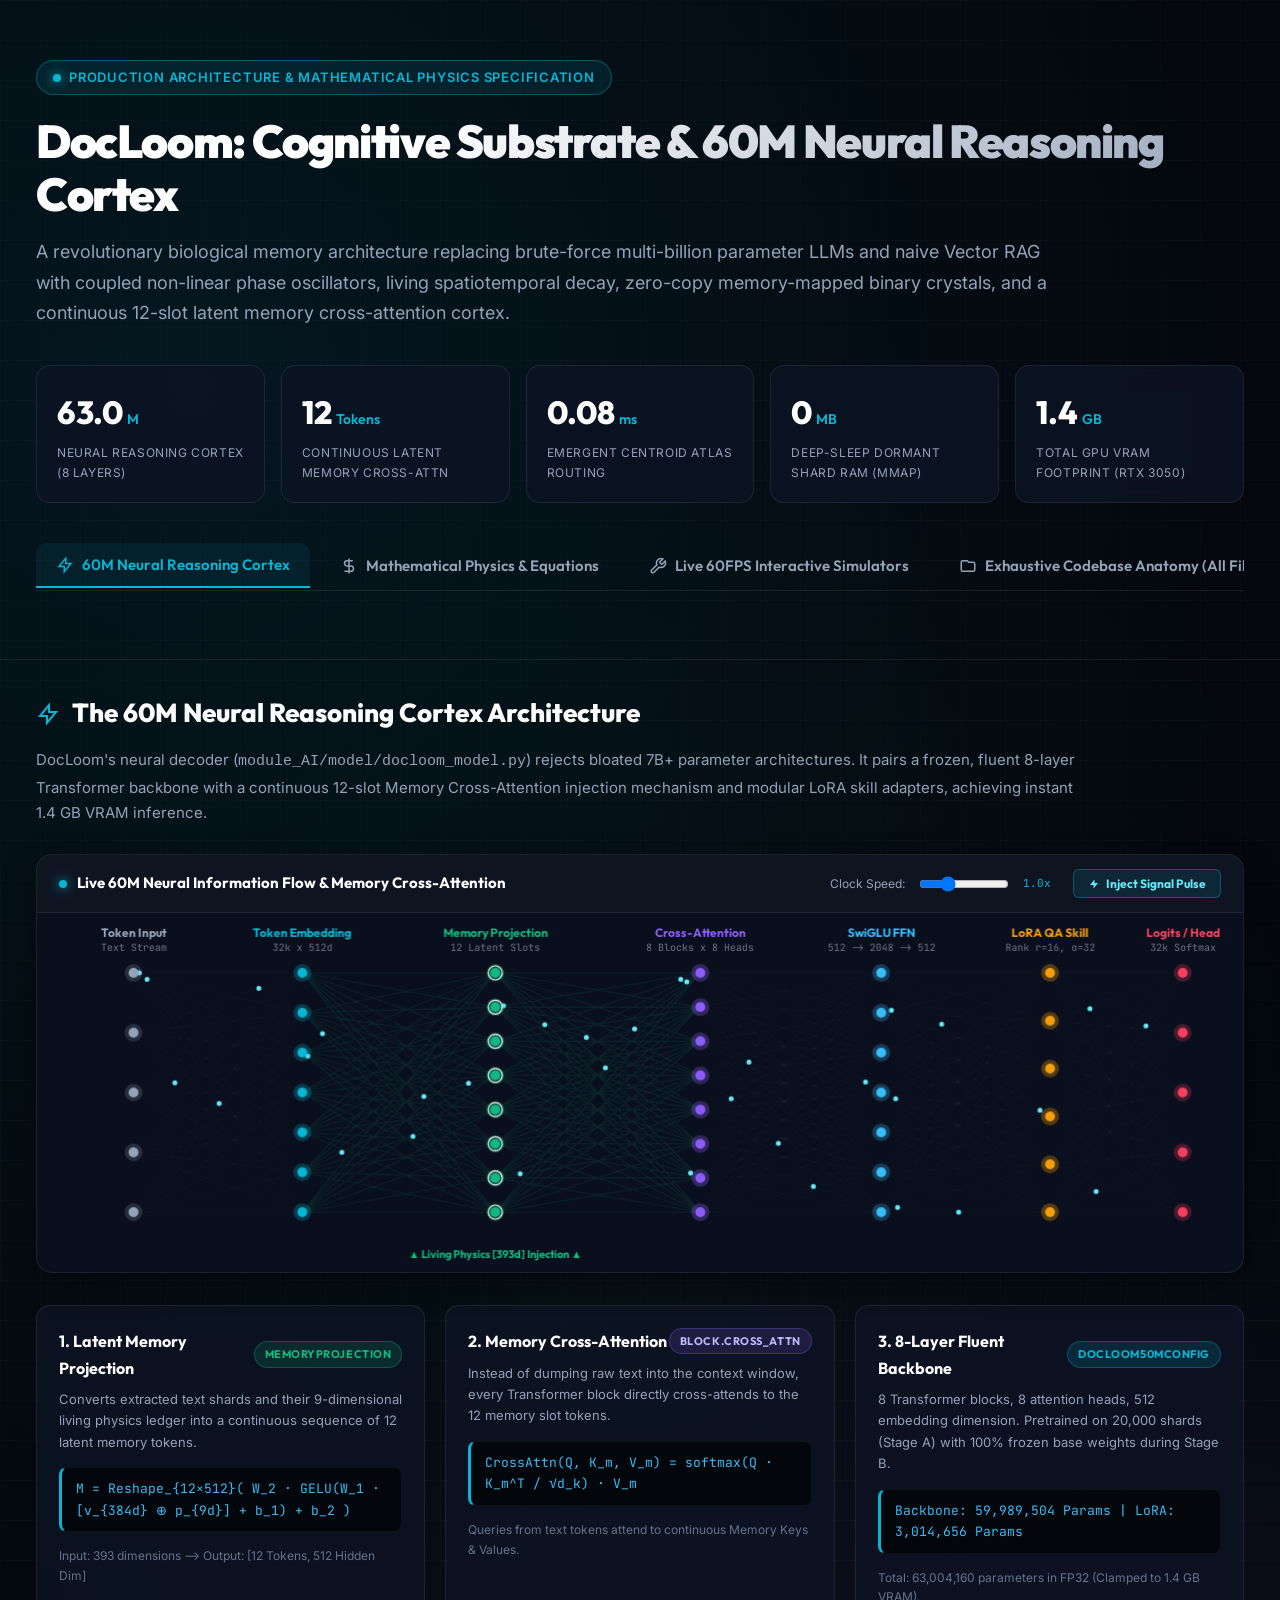
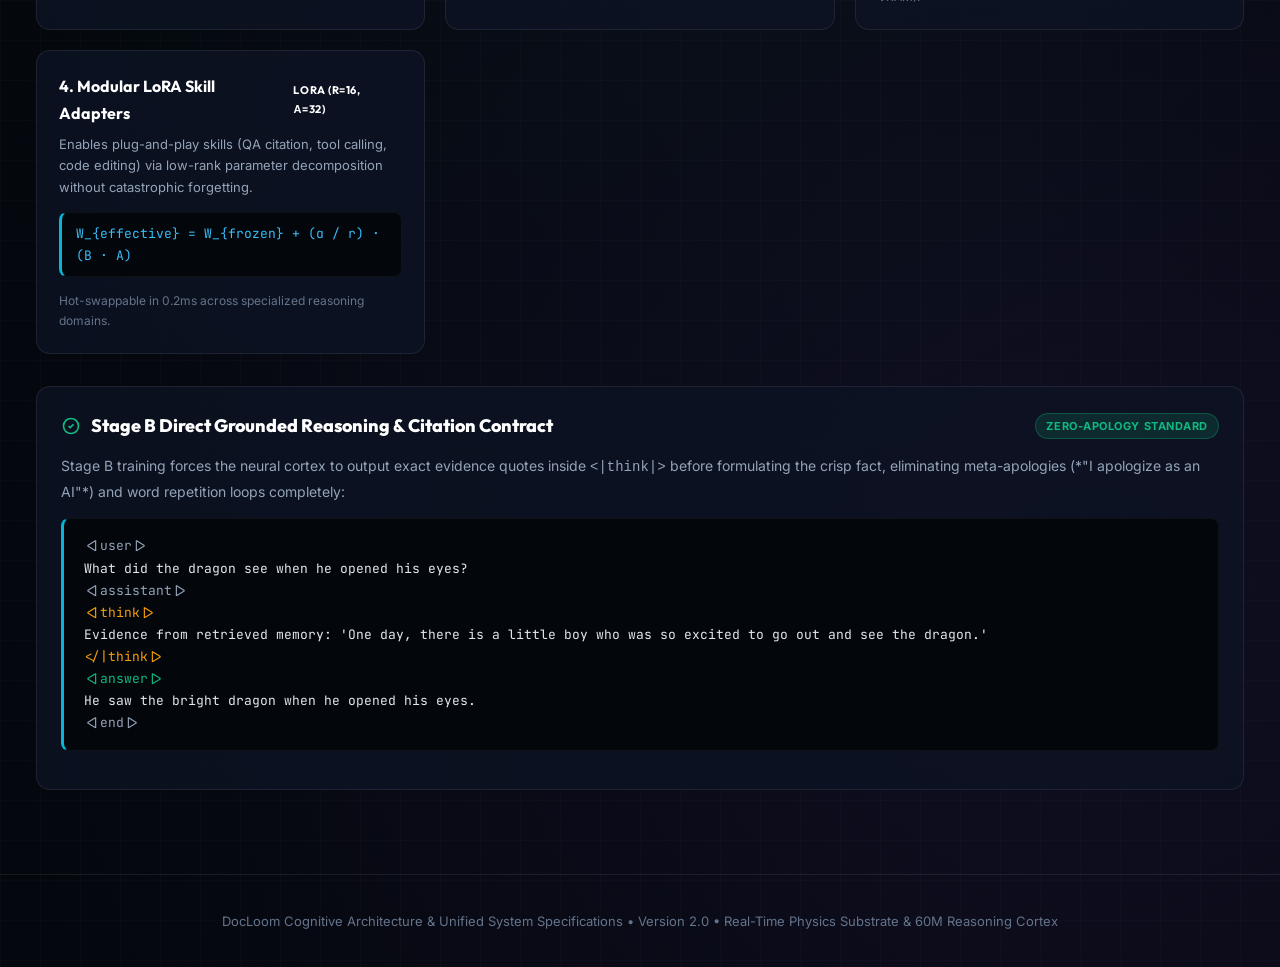
<file: docs/DOCLOOM_MASTER_ARCHITECTURE.html>
<!DOCTYPE html>
<html lang="en">
<head>
  <meta charset="UTF-8">
  <meta name="viewport" content="width=device-width, initial-scale=1.0">
  <title>DocLoom — Complete Cognitive Architecture, Mathematical Physics & Neural Cortex</title>
  <link rel="preconnect" href="https://fonts.googleapis.com">
  <link rel="preconnect" href="https://fonts.gstatic.com" crossorigin>
  <link href="https://fonts.googleapis.com/css2?family=Inter:wght@300;400;500;600;700&family=JetBrains+Mono:ital,wght@0,400;0,500;0,600;0,700;1,400&family=Outfit:wght@400;600;700;800;900&display=swap" rel="stylesheet">
  <link rel="stylesheet" href="css/master_style.css">
</head>
<body>

  <!-- Top Hero Header -->
  <header>
    <div class="container">
      <div class="badge-pill">
        <span class="pulse-dot"></span> Production Architecture & Mathematical Physics Specification
      </div>
      <h1>DocLoom: Cognitive Substrate & 60M Neural Reasoning Cortex</h1>
      <p class="hero-lead">
        A revolutionary biological memory architecture replacing brute-force multi-billion parameter LLMs and naive Vector RAG with coupled non-linear phase oscillators, living spatiotemporal decay, zero-copy memory-mapped binary crystals, and a continuous 12-slot latent memory cross-attention cortex.
      </p>

      <div class="stats-bar">
        <div class="stat-card">
          <div class="stat-val">63.0<span class="stat-unit">M</span></div>
          <div class="stat-label">Neural Reasoning Cortex (8 Layers)</div>
        </div>
        <div class="stat-card">
          <div class="stat-val">12<span class="stat-unit">Tokens</span></div>
          <div class="stat-label">Continuous Latent Memory Cross-Attn</div>
        </div>
        <div class="stat-card">
          <div class="stat-val">0.08<span class="stat-unit">ms</span></div>
          <div class="stat-label">Emergent Centroid Atlas Routing</div>
        </div>
        <div class="stat-card">
          <div class="stat-val">0<span class="stat-unit">MB</span></div>
          <div class="stat-label">Deep-Sleep Dormant Shard RAM (mmap)</div>
        </div>
        <div class="stat-card">
          <div class="stat-val">1.4<span class="stat-unit">GB</span></div>
          <div class="stat-label">Total GPU VRAM Footprint (RTX 3050)</div>
        </div>
      </div>

      <!-- Navigation Tabs -->
      <div class="nav-tabs">
        <button class="nav-tab-btn active" onclick="showTab('neural')">
          <svg width="18" height="18" fill="none" stroke="currentColor" stroke-width="2" viewBox="0 0 24 24"><path d="M13 10V3L4 14h7v7l9-11h-7z"/></svg>
          60M Neural Reasoning Cortex
        </button>
        <button class="nav-tab-btn" onclick="showTab('physics')">
          <svg width="18" height="18" fill="none" stroke="currentColor" stroke-width="2" viewBox="0 0 24 24"><path d="M12 2v20M17 5H9.5a3.5 3.5 0 0 0 0 7h5a3.5 3.5 0 0 1 0 7H6"/></svg>
          Mathematical Physics & Equations
        </button>
        <button class="nav-tab-btn" onclick="showTab('simulators')">
          <svg width="18" height="18" fill="none" stroke="currentColor" stroke-width="2" viewBox="0 0 24 24"><path d="M14.7 6.3a1 1 0 0 0 0 1.4l1.6 1.6a1 1 0 0 0 1.4 0l3.77-3.77a6 6 0 0 1-7.94 7.94l-6.91 6.91a2.12 2.12 0 0 1-3-3l6.91-6.91a6 6 0 0 1 7.94-7.94l-3.76 3.76z"/></svg>
          Live 60FPS Interactive Simulators
        </button>
        <button class="nav-tab-btn" onclick="showTab('files')">
          <svg width="18" height="18" fill="none" stroke="currentColor" stroke-width="2" viewBox="0 0 24 24"><path d="M3 7v10a2 2 0 002 2h14a2 2 0 002-2V9a2 2 0 00-2-2h-6l-2-2H5a2 2 0 00-2 2z"/></svg>
          Exhaustive Codebase Anatomy (All Files)
        </button>
      </div>
    </div>
  </header>

  <main class="container" style="padding-top: 32px; padding-bottom: 60px;">

    <!-- ======================================================== -->
    <!-- TAB 1: 60M NEURAL REASONING CORTEX                       -->
    <!-- ======================================================== -->
    <div id="tab-neural" class="tab-panel active">
      <div class="section-title">
        <svg width="24" height="24" fill="none" stroke="var(--primary)" stroke-width="2" viewBox="0 0 24 24"><path d="M13 10V3L4 14h7v7l9-11h-7z"/></svg>
        The 60M Neural Reasoning Cortex Architecture
      </div>
      <p class="section-desc">
        DocLoom's neural decoder (<code>module_AI/model/docloom_model.py</code>) rejects bloated 7B+ parameter architectures. It pairs a frozen, fluent 8-layer Transformer backbone with a continuous 12-slot Memory Cross-Attention injection mechanism and modular LoRA skill adapters, achieving instant 1.4 GB VRAM inference.
      </p>

      <!-- Live Neural Canvas with Inspector HUD -->
      <div class="canvas-container">
        <div class="canvas-header">
          <div class="canvas-title">
            <span class="pulse-dot"></span> Live 60M Neural Information Flow & Memory Cross-Attention
          </div>
          <div class="canvas-controls">
            <label style="font-size:12px; color:var(--text-muted);">Clock Speed:</label>
            <input type="range" min="0.2" max="3.0" step="0.2" value="1.0" style="vertical-align:middle; width:90px;" oninput="setNeuralSpeed(this.value)">
            <span id="neuralSpeedVal" style="font-family:'JetBrains Mono'; font-size:11px; color:var(--primary); margin-right:8px;">1.0x</span>
            <button class="btn-ctrl" onclick="triggerNeuralPulse()">
              <svg width="12" height="12" fill="currentColor" viewBox="0 0 24 24"><path d="M13 10V3L4 14h7v7l9-11h-7z"/></svg>
              Inject Signal Pulse
            </button>
          </div>
        </div>
        <canvas id="neuralCanvas"></canvas>
      </div>

      <!-- Floating Inspection Modal -->
      <div id="neuralHUD" class="hud-modal"></div>

      <!-- Layer Breakdown Cards -->
      <div class="nn-grid">
        <div class="nn-block">
          <div class="nn-block-title">
            1. Latent Memory Projection
            <span class="math-badge badge-green">MemoryProjection</span>
          </div>
          <p style="font-size:13px; color:var(--text-muted); margin-bottom:12px;">
            Converts extracted text shards and their 9-dimensional living physics ledger into a continuous sequence of 12 latent memory tokens.
          </p>
          <div class="formula-display" style="font-size:13px; padding:10px 14px;">
            M = Reshape_{12&times;512}( W_2 &middot; GELU(W_1 &middot; [v_{384d} &oplus; p_{9d}] + b_1) + b_2 )
          </div>
          <div style="font-size:12px; color:var(--text-dim);">Input: 393 dimensions &mdash;&gt; Output: [12 Tokens, 512 Hidden Dim]</div>
        </div>

        <div class="nn-block">
          <div class="nn-block-title">
            2. Memory Cross-Attention
            <span class="math-badge badge-purple">Block.cross_attn</span>
          </div>
          <p style="font-size:13px; color:var(--text-muted); margin-bottom:12px;">
            Instead of dumping raw text into the context window, every Transformer block directly cross-attends to the 12 memory slot tokens.
          </p>
          <div class="formula-display" style="font-size:13px; padding:10px 14px;">
            CrossAttn(Q, K_m, V_m) = softmax(Q &middot; K_m^T / &radic;d_k) &middot; V_m
          </div>
          <div style="font-size:12px; color:var(--text-dim);">Queries from text tokens attend to continuous Memory Keys & Values.</div>
        </div>

        <div class="nn-block">
          <div class="nn-block-title">
            3. 8-Layer Fluent Backbone
            <span class="math-badge badge-cyan">DocLoom50MConfig</span>
          </div>
          <p style="font-size:13px; color:var(--text-muted); margin-bottom:12px;">
            8 Transformer blocks, 8 attention heads, 512 embedding dimension. Pretrained on 20,000 shards (Stage A) with 100% frozen base weights during Stage B.
          </p>
          <div class="formula-display" style="font-size:13px; padding:10px 14px;">
            Backbone: 59,989,504 Params | LoRA: 3,014,656 Params
          </div>
          <div style="font-size:12px; color:var(--text-dim);">Total: 63,004,160 parameters in FP32 (Clamped to 1.4 GB VRAM).</div>
        </div>

        <div class="nn-block">
          <div class="nn-block-title">
            4. Modular LoRA Skill Adapters
            <span class="math-badge badge-amber">LoRA (r=16, &alpha;=32)</span>
          </div>
          <p style="font-size:13px; color:var(--text-muted); margin-bottom:12px;">
            Enables plug-and-play skills (QA citation, tool calling, code editing) via low-rank parameter decomposition without catastrophic forgetting.
          </p>
          <div class="formula-display" style="font-size:13px; padding:10px 14px;">
            W_{effective} = W_{frozen} + (&alpha; / r) &middot; (B &middot; A)
          </div>
          <div style="font-size:12px; color:var(--text-dim);">Hot-swappable in 0.2ms across specialized reasoning domains.</div>
        </div>
      </div>

      <!-- Citation Format Contract -->
      <div class="math-card" style="margin-top: 10px;">
        <div class="math-header">
          <div class="math-title">
            <svg width="20" height="20" fill="none" stroke="var(--emerald)" stroke-width="2" viewBox="0 0 24 24"><path d="M9 12l2 2 4-4m6 2a9 9 0 11-18 0 9 9 0 0118 0z"/></svg>
            Stage B Direct Grounded Reasoning & Citation Contract
          </div>
          <span class="math-badge badge-green">Zero-Apology Standard</span>
        </div>
        <p class="math-body">
          Stage B training forces the neural cortex to output exact evidence quotes inside <code>&lt;|think|&gt;</code> before formulating the crisp fact, eliminating meta-apologies (*"I apologize as an AI"*) and word repetition loops completely:
        </p>
        <div class="formula-display" style="color:#e2e8f0; font-size:13px; line-height:1.7;">
          <span style="color:#94a3b8;">&lt;|user|&gt;</span><br>
          What did the dragon see when he opened his eyes?<br>
          <span style="color:#94a3b8;">&lt;|assistant|&gt;</span><br>
          <span style="color:#f59e0b;">&lt;|think|&gt;</span><br>
          Evidence from retrieved memory: 'One day, there is a little boy who was so excited to go out and see the dragon.'<br>
          <span style="color:#f59e0b;">&lt;/|think|&gt;</span><br>
          <span style="color:#10b981;">&lt;|answer|&gt;</span><br>
          He saw the bright dragon when he opened his eyes.<br>
          <span style="color:#94a3b8;">&lt;|end|&gt;</span>
        </div>
      </div>
    </div>

    <!-- ======================================================== -->
    <!-- TAB 2: MATHEMATICAL PHYSICS & EQUATIONS                  -->
    <!-- ======================================================== -->
    <div id="tab-physics" class="tab-panel">
      <div class="section-title">
        <svg width="24" height="24" fill="none" stroke="var(--secondary)" stroke-width="2" viewBox="0 0 24 24"><path d="M12 2v20M17 5H9.5a3.5 3.5 0 0 0 0 7h5a3.5 3.5 0 0 1 0 7H6"/></svg>
        The Living Physics & Mathematical Formulations
      </div>
      <p class="section-desc">
        DocLoom treats memory shards as physical particles governed by coupled differential oscillator equations, continuous exponential decay curves, and multi-dimensional geometric manifolds.
      </p>

      <!-- Equation 1: Kuramoto -->
      <div class="math-card">
        <div class="math-header">
          <div class="math-title">1. Kuramoto Non-Linear Coupled Phase Oscillator Equation</div>
          <span class="math-badge badge-cyan">Phase Synchronization</span>
        </div>
        <div class="formula-display">
          d&theta;_i / dt = &omega;_i + (K / N) &middot; &sum;_{j=1}^{N} sin(&theta;_j - &theta;_i)
        </div>
        <div class="math-body">
          <strong>Physical Mechanism:</strong> Every memory shard possesses an internal oscillator phase angle &theta;_i &isin; [-&pi;, +&pi;). When a query excites a memory, its phase updates based on its intrinsic natural frequency &omega;_i and the harmonic coupling constant K with all neighbor shards N. Shards with matching concepts spontaneously phase-lock, forming associative associative clusters across the crystal.
          <br><br>
          <strong>The Complex Order Parameter (Coherence):</strong>
          <div class="formula-display" style="font-size:14px; margin: 8px 0;">
            r(t) &middot; e^{i &middot; &Psi;(t)} = (1 / N) &middot; &sum;_{j=1}^{N} e^{i &middot; &theta;_j(t)}
          </div>
          Where <strong>r &isin; [0, 1]</strong> measures collective phase coherence (0 = incoherent chaos, 1 = complete macroscopic phase synchronization) and <strong>&Psi;(t)</strong> is the average cluster phase.
          <div class="derivation-box">
            <strong>Initial Phase Seeding (Derivation from 384d Embedding Vector):</strong><br>
            In <code>weaver_coordinator.py</code> line 68 (<code>_seed_phase</code>):<br>
            <code>&theta;_0 = arctan2( &sum;_{k=1}^{192} v_k , &sum;_{k=193}^{384} v_k ) mod 2&pi;</code><br>
            Guarantees deterministic phase variance derived directly from the semantic vector's split-sum coordinates.
          </div>
        </div>
      </div>

      <!-- Equation 2: Spatiotemporal Decay -->
      <div class="math-card">
        <div class="math-header">
          <div class="math-title">2. Spatiotemporal Memory Decay & Deep-Sleep Eviction Law</div>
          <span class="math-badge badge-green">ACT-R Biological Physics</span>
        </div>
        <div class="formula-display">
          A(t) = A_0 &middot; exp(-&lambda; &middot; &Delta;t / &tau;_0) &middot; [1.0 + &alpha; &middot; ln(Hits + 1)]
        </div>
        <div class="math-body">
          <strong>Physical Mechanism:</strong> Governs biological forgetting in <code>storage_physics.py</code> and <code>enforce_spatiotemporal_decay()</code>.
          <br>
          &bull; <strong>A_0:</strong> Initial activation energy (1.0 upon ingestion or query hit).<br>
          &bull; <strong>&lambda;:</strong> Biological decay constant (default 0.55).<br>
          &bull; <strong>&Delta;t:</strong> Elapsed wall-clock time in hours since last excitation (&tau;_0 = 12h scale).<br>
          &bull; <strong>Hits:</strong> Logarithmic reinforcement factor (&alpha; = 0.15; frequently recalled memories decay exponentially slower).<br>
          <div class="derivation-box" style="border-color: rgba(244, 63, 94, 0.4);">
            <strong style="color:var(--rose);">The Deep-Sleep Eviction Boundary:</strong><br>
            When A(t) drops to &le; 0.001, the shard is immediately evicted from RAM: <code>del self.ram_ledger[shard_id]</code>. The underlying text remains completely safe in its binary crystal on disk. This guarantees zero RAM bloat regardless of years of continuous operation.
          </div>
        </div>
      </div>

      <!-- Equation 3: Centroid Gravity & Border Embassy -->
      <div class="math-card">
        <div class="math-header">
          <div class="math-title">3. Emergent Spatial Atlas Centroid Gravity & Border Embassy Equations</div>
          <span class="math-badge badge-purple">Spatial Topology</span>
        </div>
        <div class="formula-display">
          C_k = (1 / N_k) &middot; &sum;_{i=1}^{N_k} v_i , &nbsp;&nbsp;&nbsp;&nbsp; Sim(q, C_k) = (q &middot; C_k) / (||q||_2 &middot; ||C_k||_2)
        </div>
        <div class="math-body">
          <strong>Physical Mechanism:</strong> In <code>atlas_router.py</code>, every crystal cluster maintains a moving centroid C_k in 384-dimensional space. The router calculates cosine similarity against centroids in <strong>0.08 ms</strong>, filtering out 99.9% of irrelevant world data without touching shards.
          <br><br>
          <strong style="color:var(--emerald);">Emergent Border Embassy Threshold Condition:</strong><br>
          If a query demonstrates competitive affinity to a secondary crystal:
          <div class="formula-display" style="font-size:14px; margin: 8px 0;">
            is_embassy = True &nbsp;&lt;==&gt;&nbsp; (Sim_Secondary &ge; 0.35 &middot; Sim_Primary) &and; (Sim_Secondary &ge; 0.08)
          </div>
          When triggered, Weaver performs parallel dual-crystal resonance jumps, seamlessly fusing multi-domain knowledge!
        </div>
      </div>

      <!-- Equation 4: 128-bit Hamming Bitwise Popcount -->
      <div class="math-card">
        <div class="math-header">
          <div class="math-title">4. 128-Bit Hyperdimensional Hamming Distance Popcount</div>
          <span class="math-badge badge-cyan">Sub-Millisecond Jump</span>
        </div>
        <div class="formula-display">
          D_H(u, v) = &sum;_{byte=1}^{16} _BIT_COUNT_LUT [ u_byte &oplus; v_byte ]
        </div>
        <div class="math-body">
          <strong>Physical Mechanism:</strong> Inside individual crystals (<code>weaver_coordinator.py lines 51&ndash;58</code>), shards are indexed into leader buckets using 128-bit packed binary signatures. The router calculates row-wise Hamming distance across thousands of buckets using CPU lookup table bitwise XORs in <strong>1.2 ms</strong>, executing an instant logarithmic jump into the target neighborhood.
        </div>
      </div>
    </div>

    <!-- ======================================================== -->
    <!-- TAB 3: LIVE 60FPS SIMULATORS                             -->
    <!-- ======================================================== -->
    <div id="tab-simulators" class="tab-panel">
      <div class="section-title">
        <svg width="24" height="24" fill="none" stroke="var(--primary)" stroke-width="2" viewBox="0 0 24 24"><path d="M14.7 6.3a1 1 0 0 0 0 1.4l1.6 1.6a1 1 0 0 0 1.4 0l3.77-3.77a6 6 0 0 1-7.94 7.94l-6.91 6.91a2.12 2.12 0 0 1-3-3l6.91-6.91a6 6 0 0 1 7.94-7.94l-3.76 3.76z"/></svg>
        Live Interactive Physics Simulators
      </div>
      <p class="section-desc">
        Experiment live with the governing laws of DocLoom. The canvases below execute real numerical differential integrations of Kuramoto phase synchronization and biological spatiotemporal memory decay.
      </p>

      <!-- Kuramoto Live Canvas -->
      <div class="canvas-container">
        <div class="canvas-header">
          <div class="canvas-title">
            <span class="pulse-dot"></span> Kuramoto Coupled Oscillators & Wave Oscilloscope
          </div>
          <div class="canvas-controls">
            <label style="font-size:12px; color:var(--text-muted);">Coupling (K):</label>
            <input type="range" min="0" max="150" value="55" style="vertical-align:middle; width:90px;" oninput="updateKuramotoK(this.value)">
            <span id="kVal" style="font-family:'JetBrains Mono'; font-size:11px; color:var(--primary); margin-right:8px;">0.55</span>
            <button class="btn-ctrl" onclick="injectKuramotoShockwave()">
              <svg width="12" height="12" fill="currentColor" viewBox="0 0 24 24"><path d="M13 10V3L4 14h7v7l9-11h-7z"/></svg>
              Resonance Pulse
            </button>
          </div>
        </div>
        <canvas id="kuramotoCanvas"></canvas>
      </div>

      <!-- Spatiotemporal Decay Sandbox -->
      <div class="math-card" style="margin-top: 24px;">
        <div class="math-header">
          <div class="math-title">Live Spatiotemporal Memory Decay & RAM Clamping Sandbox</div>
          <span class="math-badge badge-green">Dynamic Evaluation</span>
        </div>

        <div style="display:grid; grid-template-columns: repeat(auto-fit, minmax(280px, 1fr)); gap: 20px; margin-bottom: 20px;">
          <div>
            <div style="display:flex; justify-content:space-between; font-size:13px; margin-bottom:6px;">
              <span>Elapsed Time Since Query (&Delta;t):</span>
              <span id="val-time" style="color:var(--primary); font-family:'JetBrains Mono';">0 Hours</span>
            </div>
            <input type="range" min="0" max="120" value="0" id="slider-time" style="width:100%;" oninput="updateDecaySim()">
          </div>
          <div>
            <div style="display:flex; justify-content:space-between; font-size:13px; margin-bottom:6px;">
              <span>Historical Recall Hits:</span>
              <span id="val-hits" style="color:var(--emerald); font-family:'JetBrains Mono';">1 Hits</span>
            </div>
            <input type="range" min="1" max="50" value="1" id="slider-hits" style="width:100%;" oninput="updateDecaySim()">
          </div>
        </div>

        <!-- Live Plot Canvas -->
        <canvas id="decayCurveCanvas" style="height:240px; margin-bottom:16px;"></canvas>

        <div style="background:#03060a; border:1px solid rgba(255,255,255,0.06); border-radius:10px; padding:18px;">
          <div style="display:flex; justify-content:space-between; align-items:center; flex-wrap:wrap; gap:12px;">
            <div>
              <div style="font-size:11px; color:var(--text-muted); text-transform:uppercase;">Physical Activation Energy A(t)</div>
              <div id="sim-act-val" style="font-family:'Outfit'; font-size:36px; font-weight:800; color:#fff;">1.0000</div>
            </div>
            <div id="sim-badge" class="math-badge" style="padding:6px 14px; font-size:12px;">ACTIVE IN WORKING RAM</div>
          </div>
          <div id="sim-desc" style="font-size:13px; color:var(--text-muted); margin-top:8px;"></div>
          <div id="sim-formula" style="font-family:'JetBrains Mono'; font-size:12px; margin-top:10px;"></div>
        </div>
      </div>
    </div>

    <!-- ======================================================== -->
    <!-- TAB 4: COMPLETE CODEBASE ANATOMY (ALL FILES)              -->
    <!-- ======================================================== -->
    <div id="tab-files" class="tab-panel">
      <div class="section-title">
        <svg width="24" height="24" fill="none" stroke="var(--amber)" stroke-width="2" viewBox="0 0 24 24"><path d="M3 7v10a2 2 0 002 2h14a2 2 0 002-2V9a2 2 0 00-2-2h-6l-2-2H5a2 2 0 00-2 2z"/></svg>
        Complete Project Codebase Anatomy (Every Single File Explained)
      </div>
      <p class="section-desc">
        Search or filter across the complete DocLoom codebase. Every file across <code>module_AI</code>, <code>module_loom</code>, <code>backend</code>, and binary storage is mapped with its architectural purpose, inputs, outputs, and dependencies.
      </p>

      <!-- Filter & Search Bar -->
      <div class="file-filter-bar">
        <input type="text" id="fileSearchInput" class="filter-input" placeholder="Search file path, class, or algorithm..." oninput="onFileSearchInput(this.value)">
        <button class="filter-pill active" data-cat="all" onclick="setFileCategoryFilter('all')">All Files (61)</button>
        <button class="filter-pill" data-cat="ai" onclick="setFileCategoryFilter('ai')">AI Cortex (module_AI)</button>
        <button class="filter-pill" data-cat="loom" onclick="setFileCategoryFilter('loom')">Living Loom (module_loom)</button>
        <button class="filter-pill" data-cat="backend" onclick="setFileCategoryFilter('backend')">Backend Gateway</button>
        <button class="filter-pill" data-cat="assets" onclick="setFileCategoryFilter('assets')">3D Visualizer</button>
        <button class="filter-pill" data-cat="storage" onclick="setFileCategoryFilter('storage')">Binary Storage (.loom)</button>
      </div>

      <!-- File Items Container -->
      <div id="fileTreeContainer" class="file-tree"></div>
    </div>

  </main>

  <footer>
    <div class="container">
      DocLoom Cognitive Architecture & Unified System Specifications &bull; Version 2.0 &bull; Real-Time Physics Substrate & 60M Reasoning Cortex
    </div>
  </footer>

  <!-- Modular Scripts -->
  <script src="js/neural_canvas.js"></script>
  <script src="js/kuramoto_canvas.js"></script>
  <script src="js/decay_sim.js"></script>
  <script src="js/files_data.js"></script>

  <script>
    let activeTab = 'neural';

    function showTab(tabId) {
      activeTab = tabId;
      document.querySelectorAll('.tab-panel').forEach(p => p.classList.remove('active'));
      document.querySelectorAll('.nav-tab-btn').forEach(b => b.classList.remove('active'));
      const targetPanel = document.getElementById('tab-' + tabId);
      if (targetPanel) targetPanel.classList.add('active');
      if (window.event && window.event.currentTarget) window.event.currentTarget.classList.add('active');

      // Stop all background canvas animation loops to preserve 100% CPU/GPU performance
      if (window.stopNeuralCanvas) window.stopNeuralCanvas();
      if (window.stopKuramotoCanvas) window.stopKuramotoCanvas();

      // Only run the animation loop belonging to the active tab
      if (tabId === 'neural' && window.startNeuralCanvas) {
        window.startNeuralCanvas();
      } else if (tabId === 'simulators') {
        if (window.startKuramotoCanvas) window.startKuramotoCanvas();
        if (window.initDecaySimulator) window.initDecaySimulator();
      } else if (tabId === 'files' && window.initFileExplorer) {
        window.initFileExplorer();
      }
    }

    // Auto-pause animations when browser tab is inactive or minimized
    document.addEventListener('visibilitychange', () => {
      if (document.hidden) {
        if (window.stopNeuralCanvas) window.stopNeuralCanvas();
        if (window.stopKuramotoCanvas) window.stopKuramotoCanvas();
      } else {
        if (activeTab === 'neural' && window.startNeuralCanvas) window.startNeuralCanvas();
        if (activeTab === 'simulators' && window.startKuramotoCanvas) window.startKuramotoCanvas();
      }
    });

    window.addEventListener('DOMContentLoaded', () => {
      if (window.startNeuralCanvas) window.startNeuralCanvas();
      if (window.initFileExplorer) window.initFileExplorer();
      if (window.initDecaySimulator) window.initDecaySimulator();
    });
  </script>
</body>
</html>
</file>
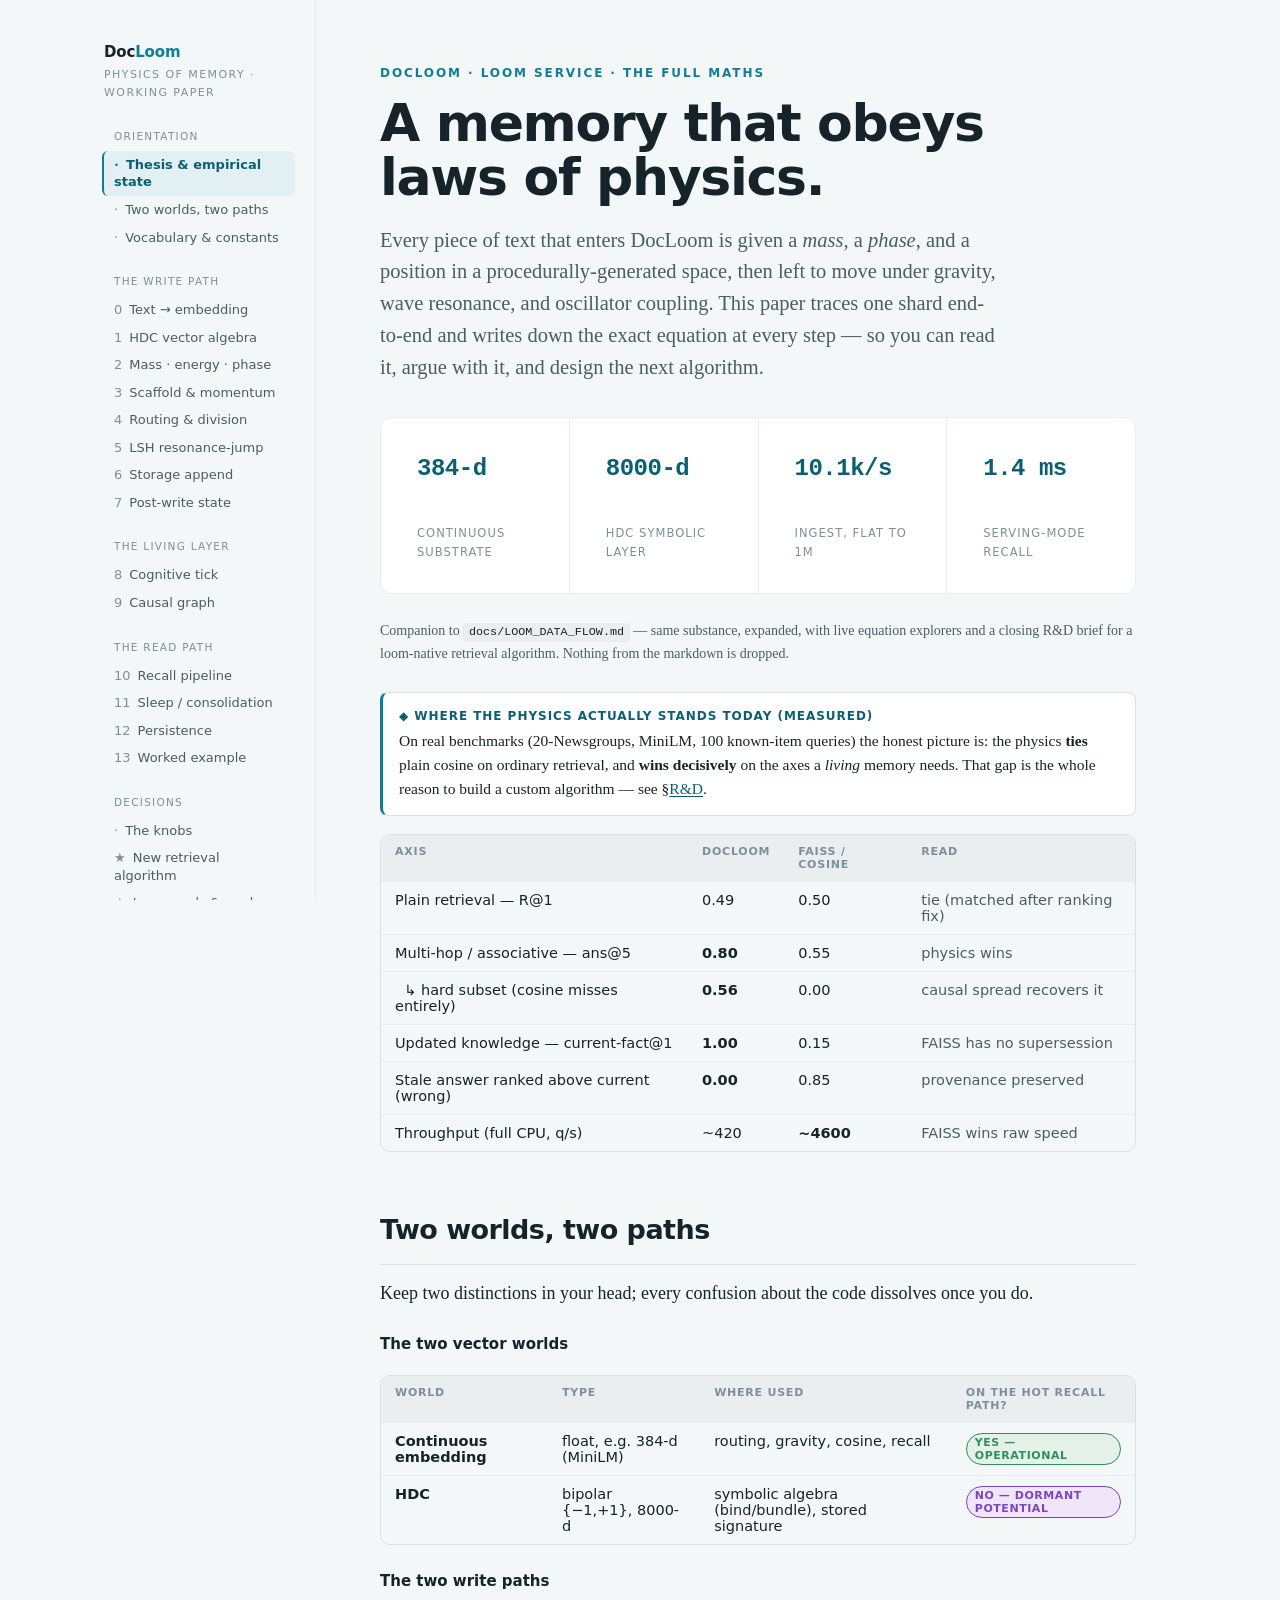
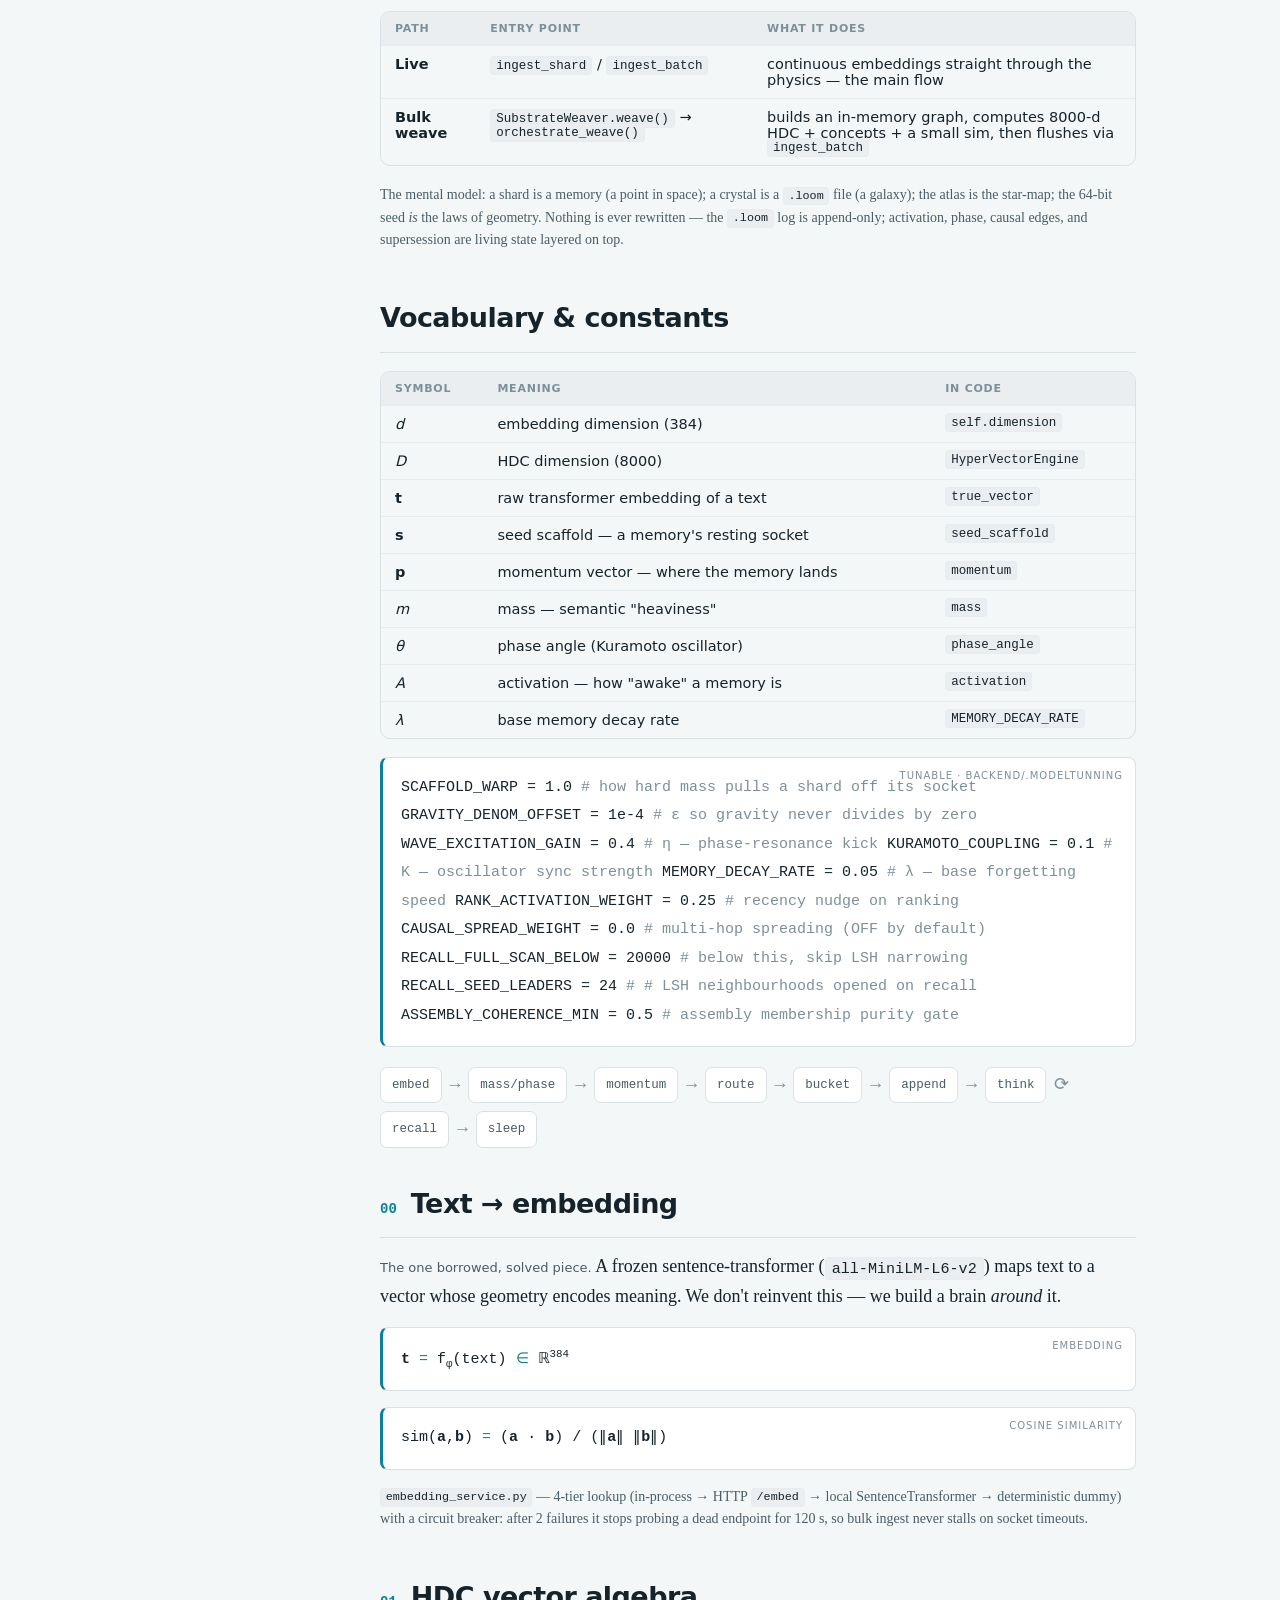
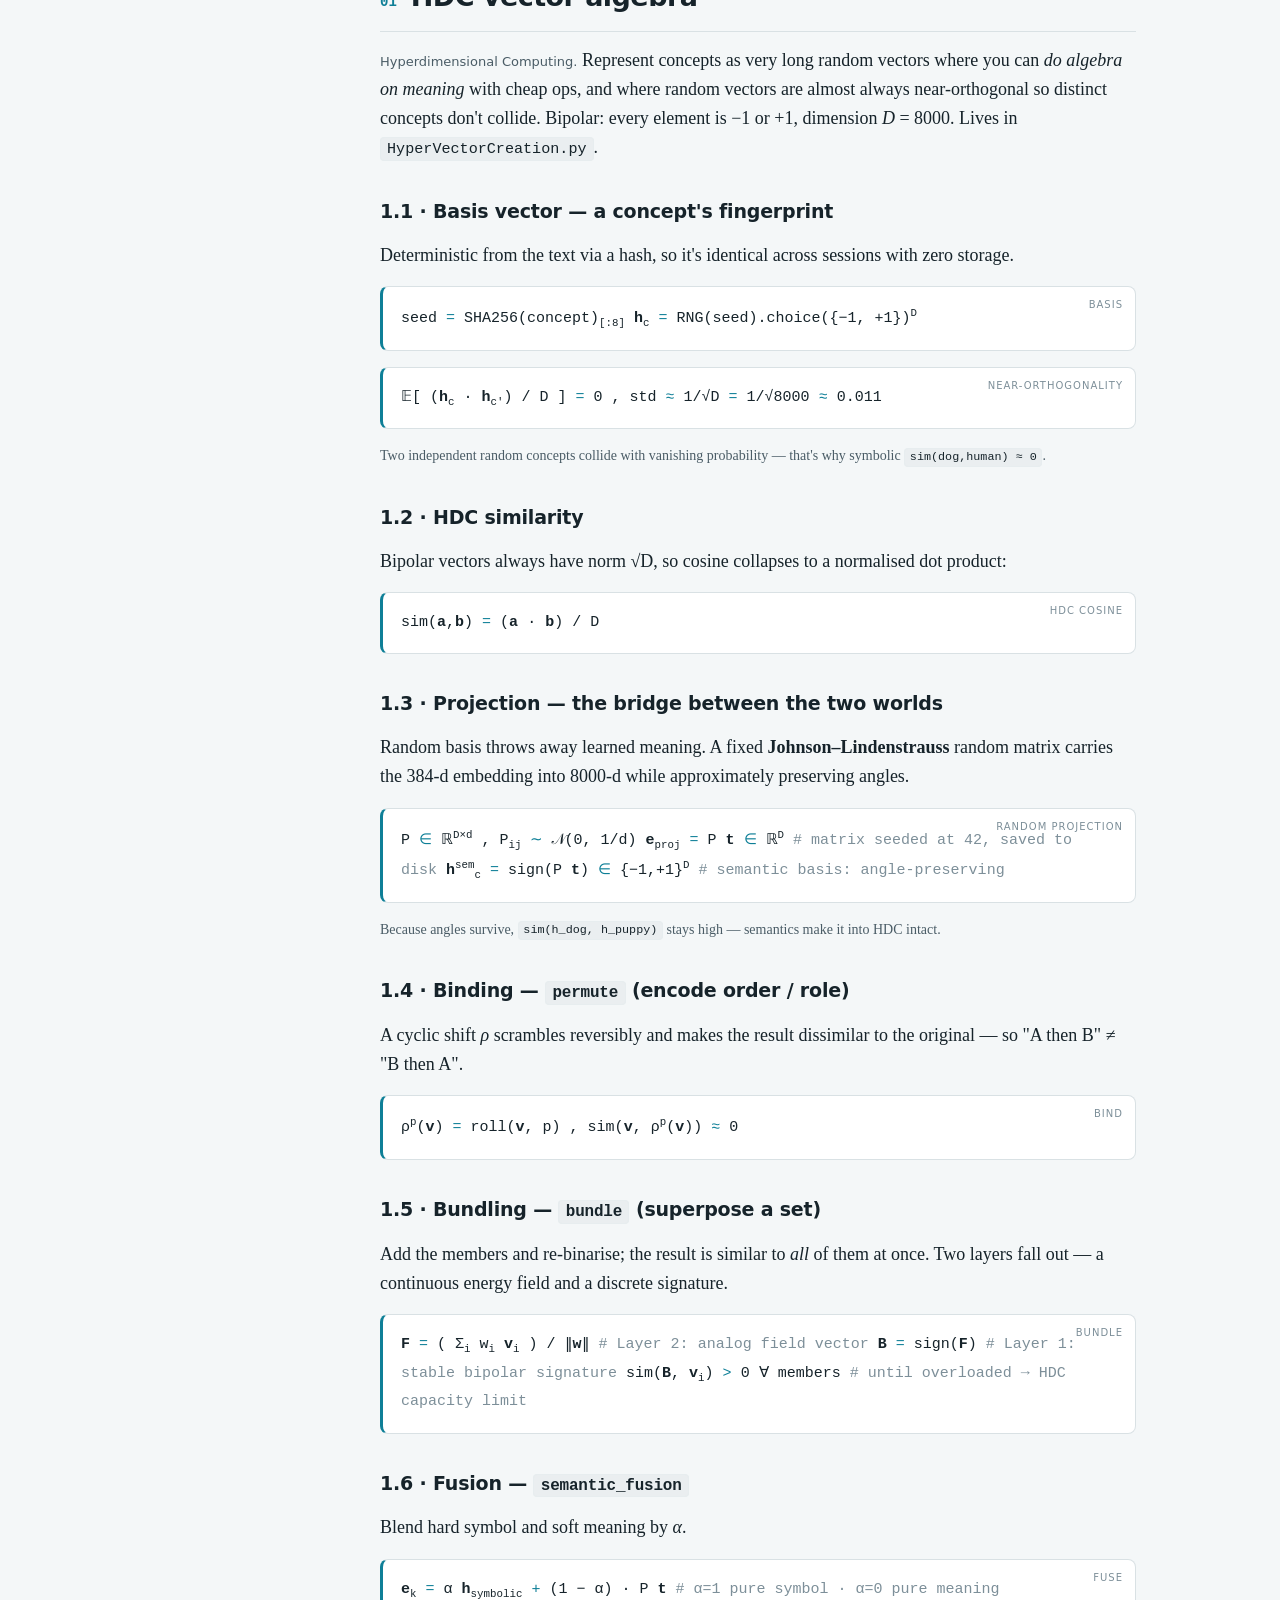
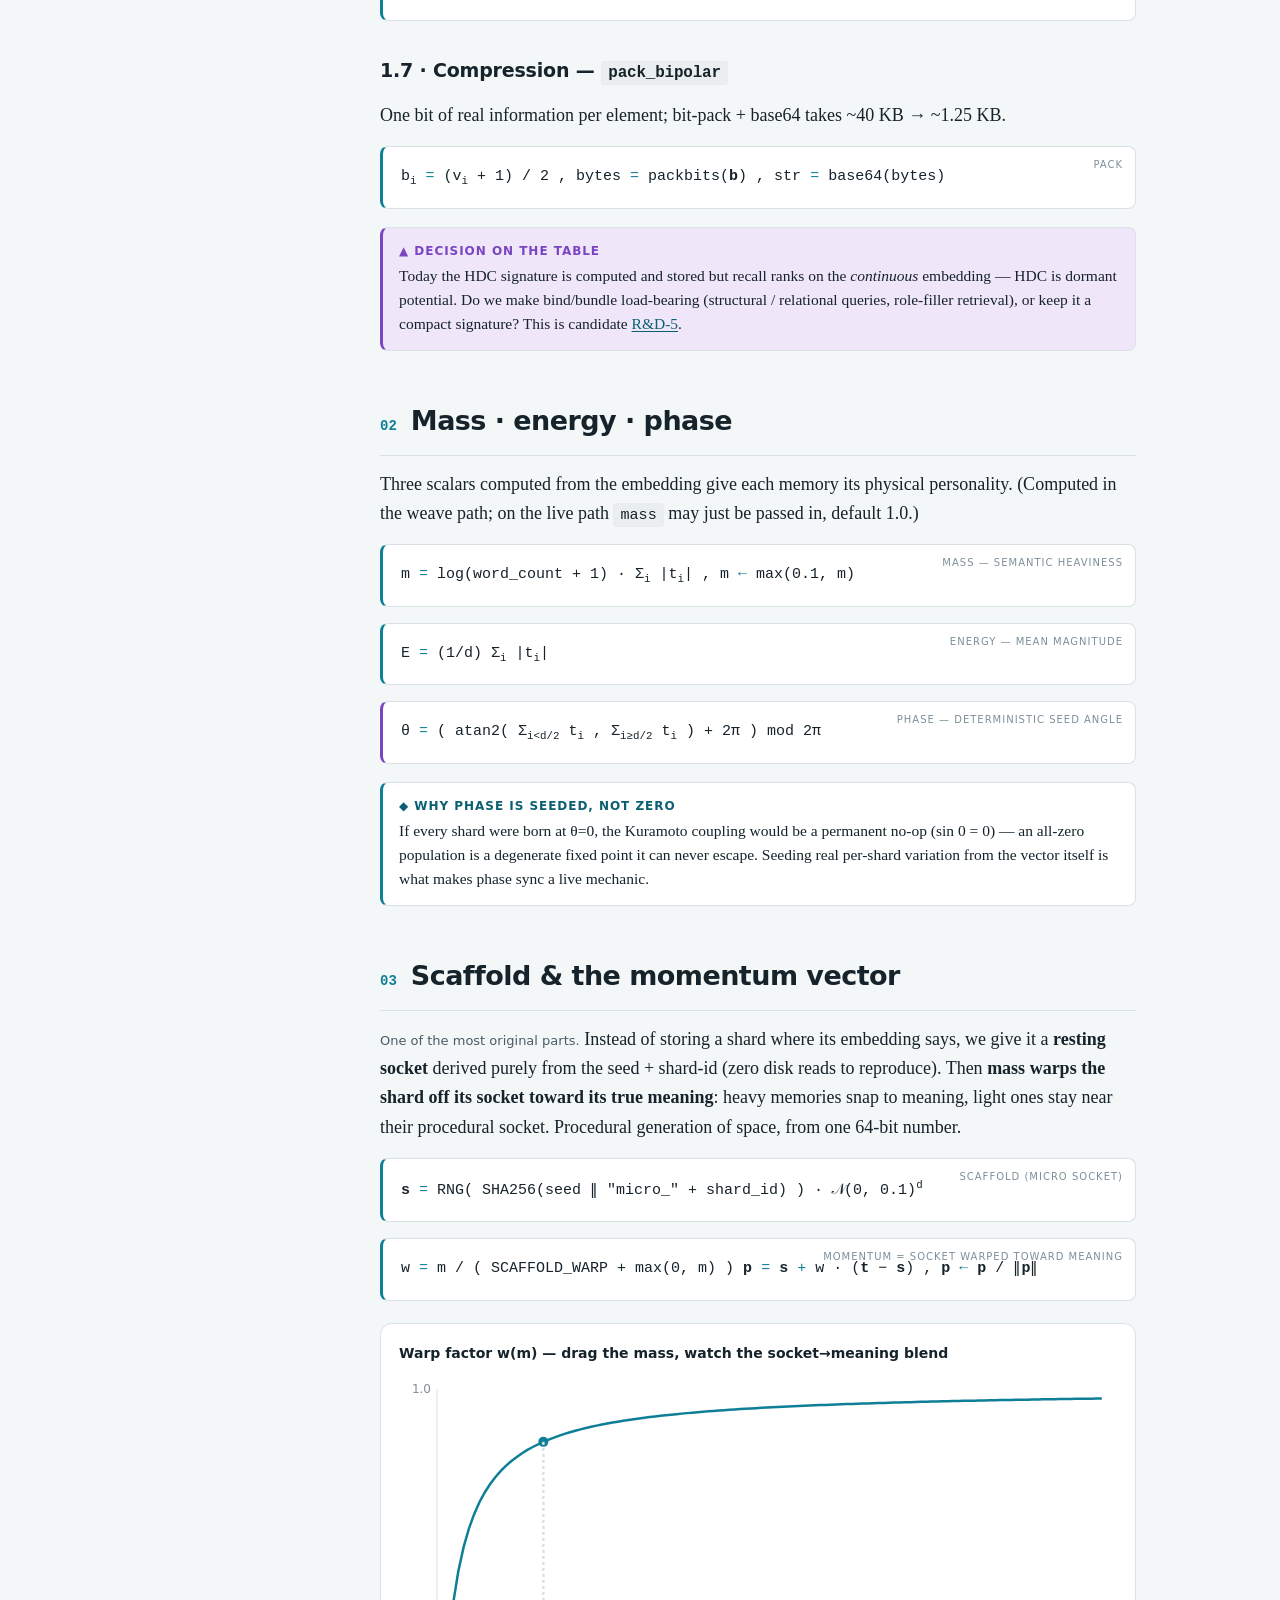
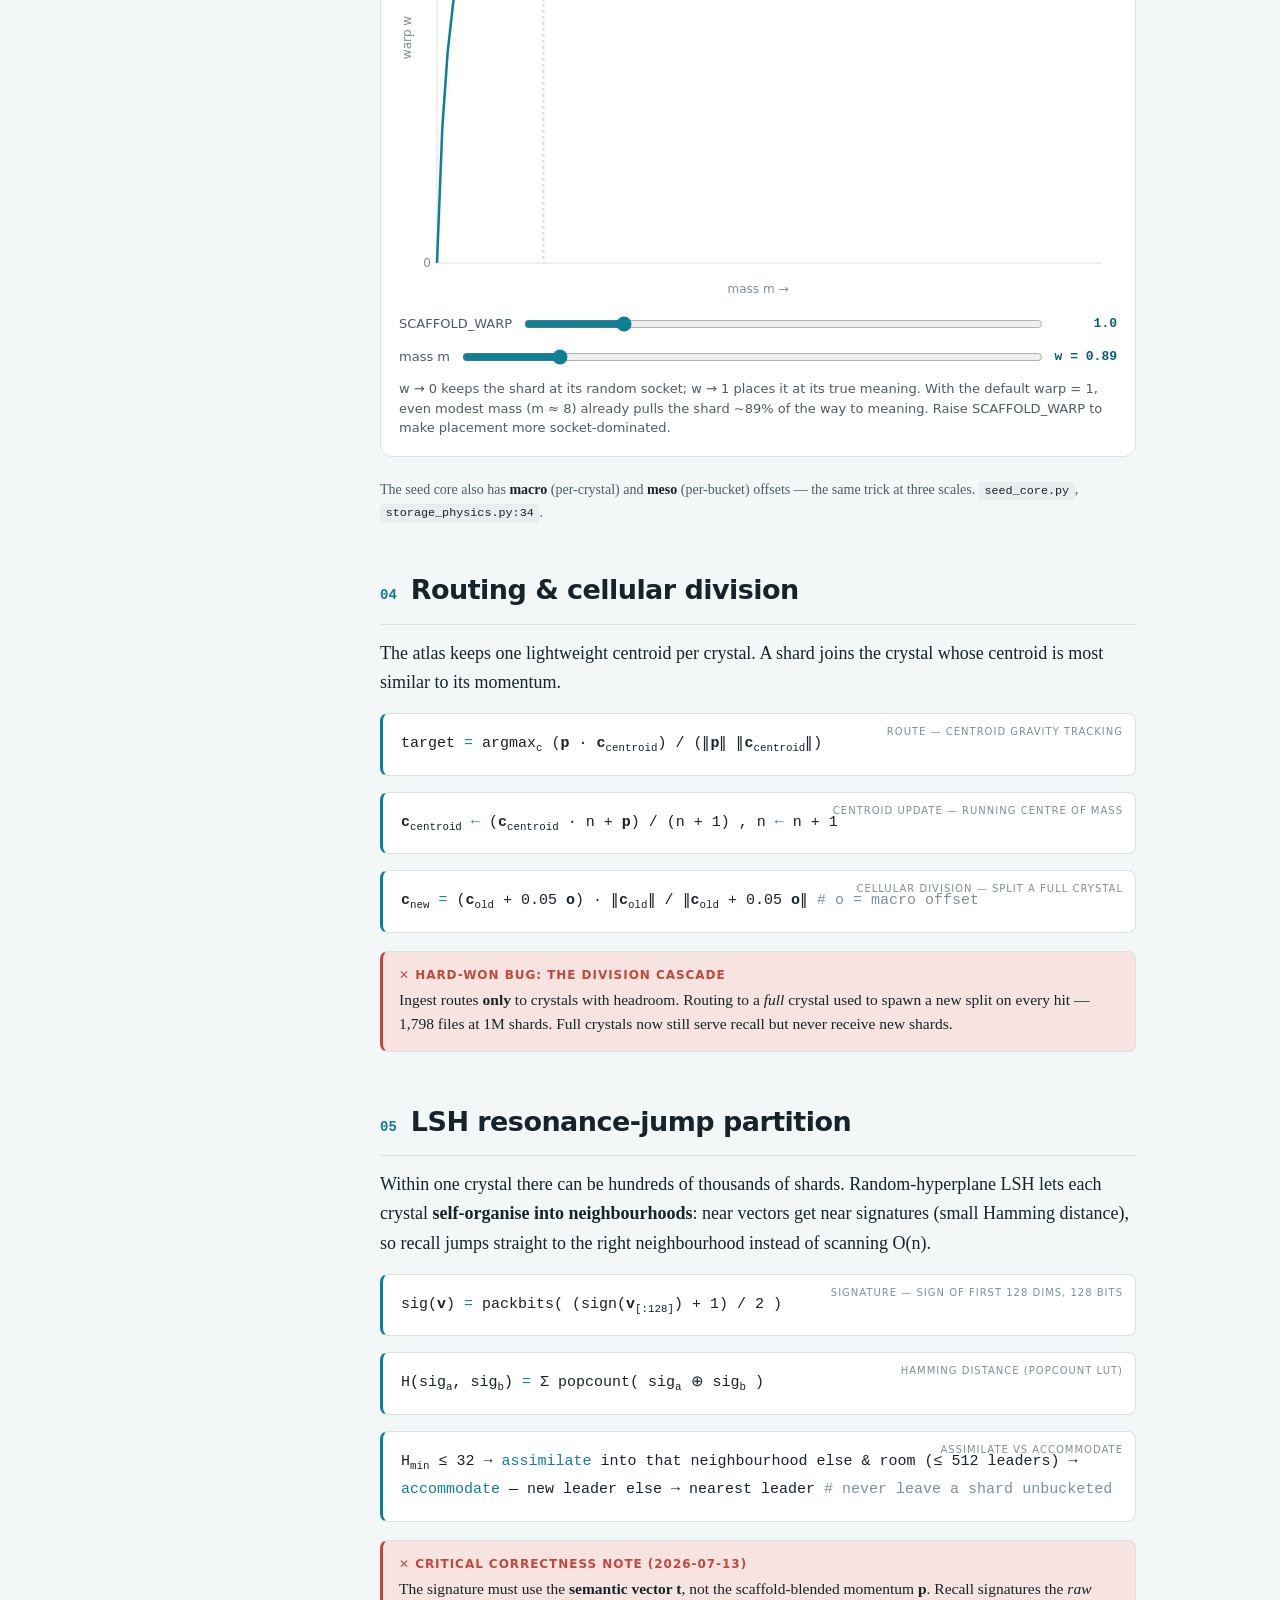
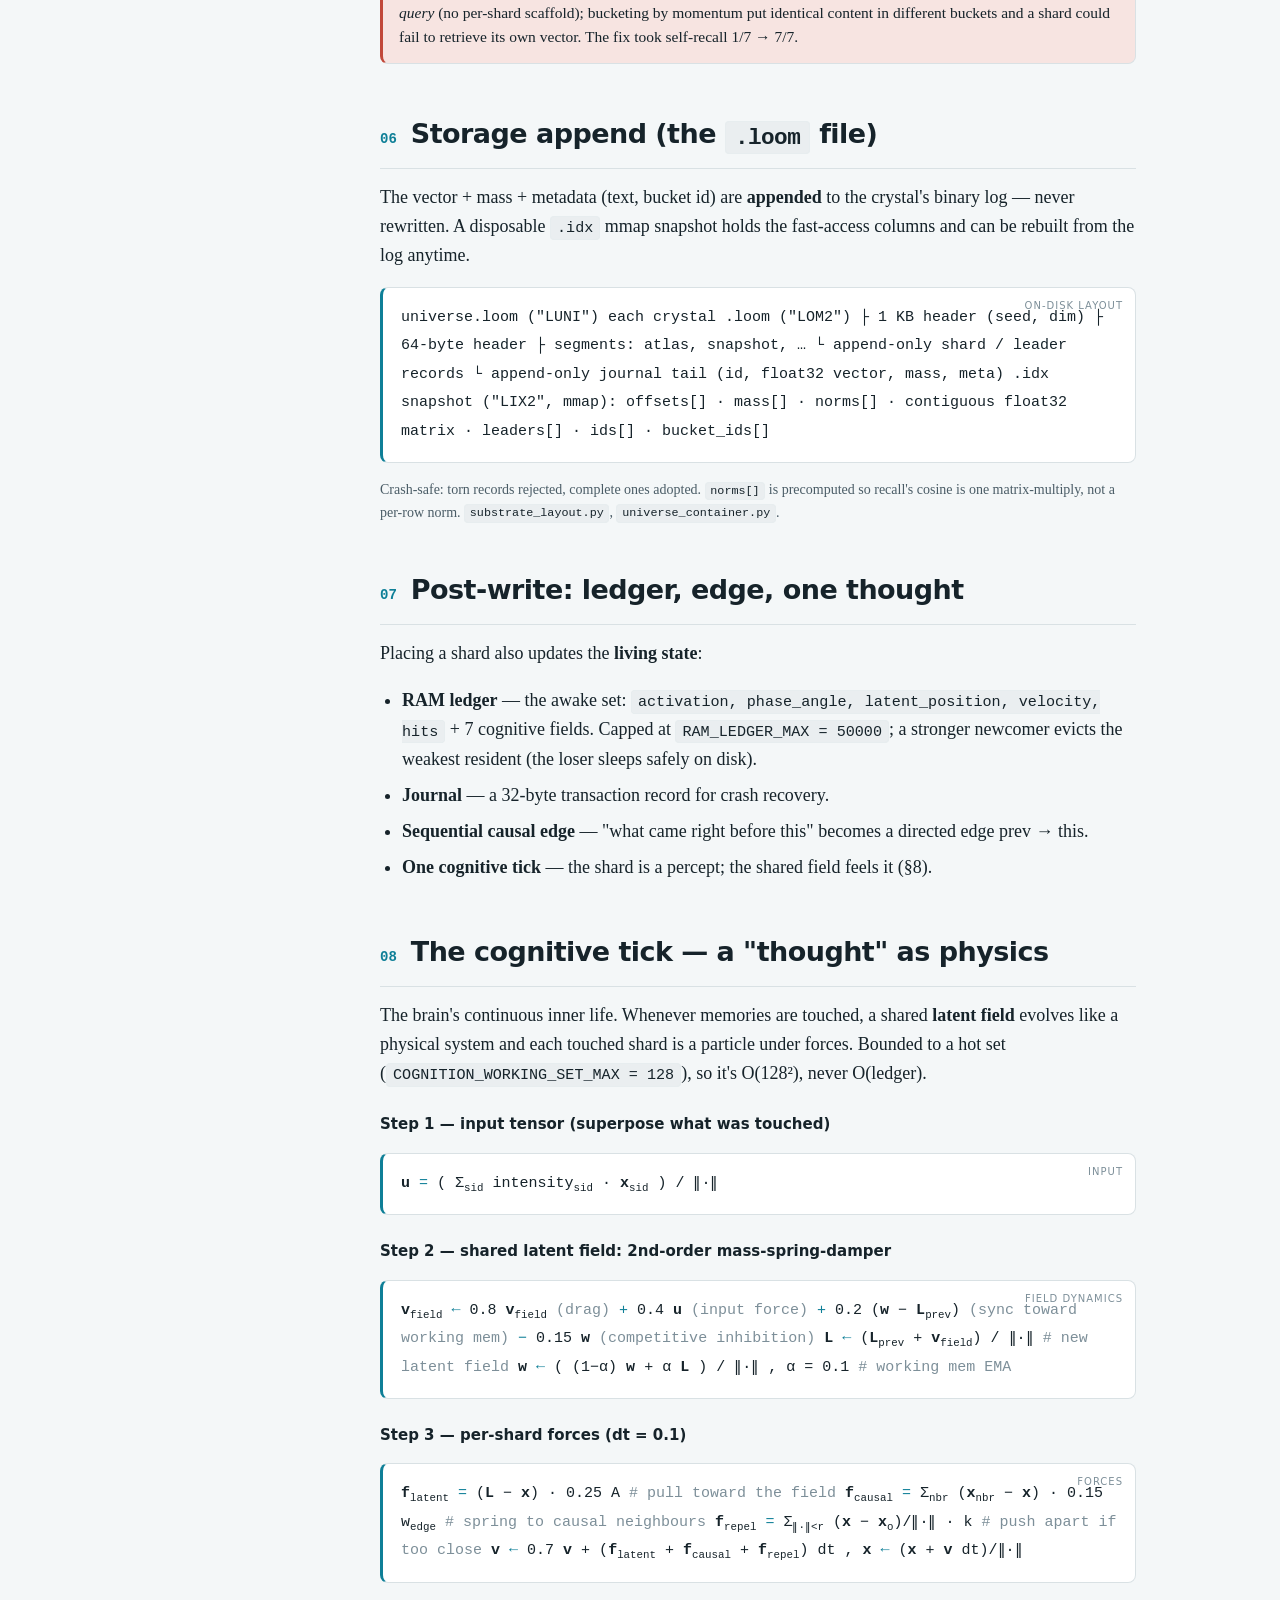
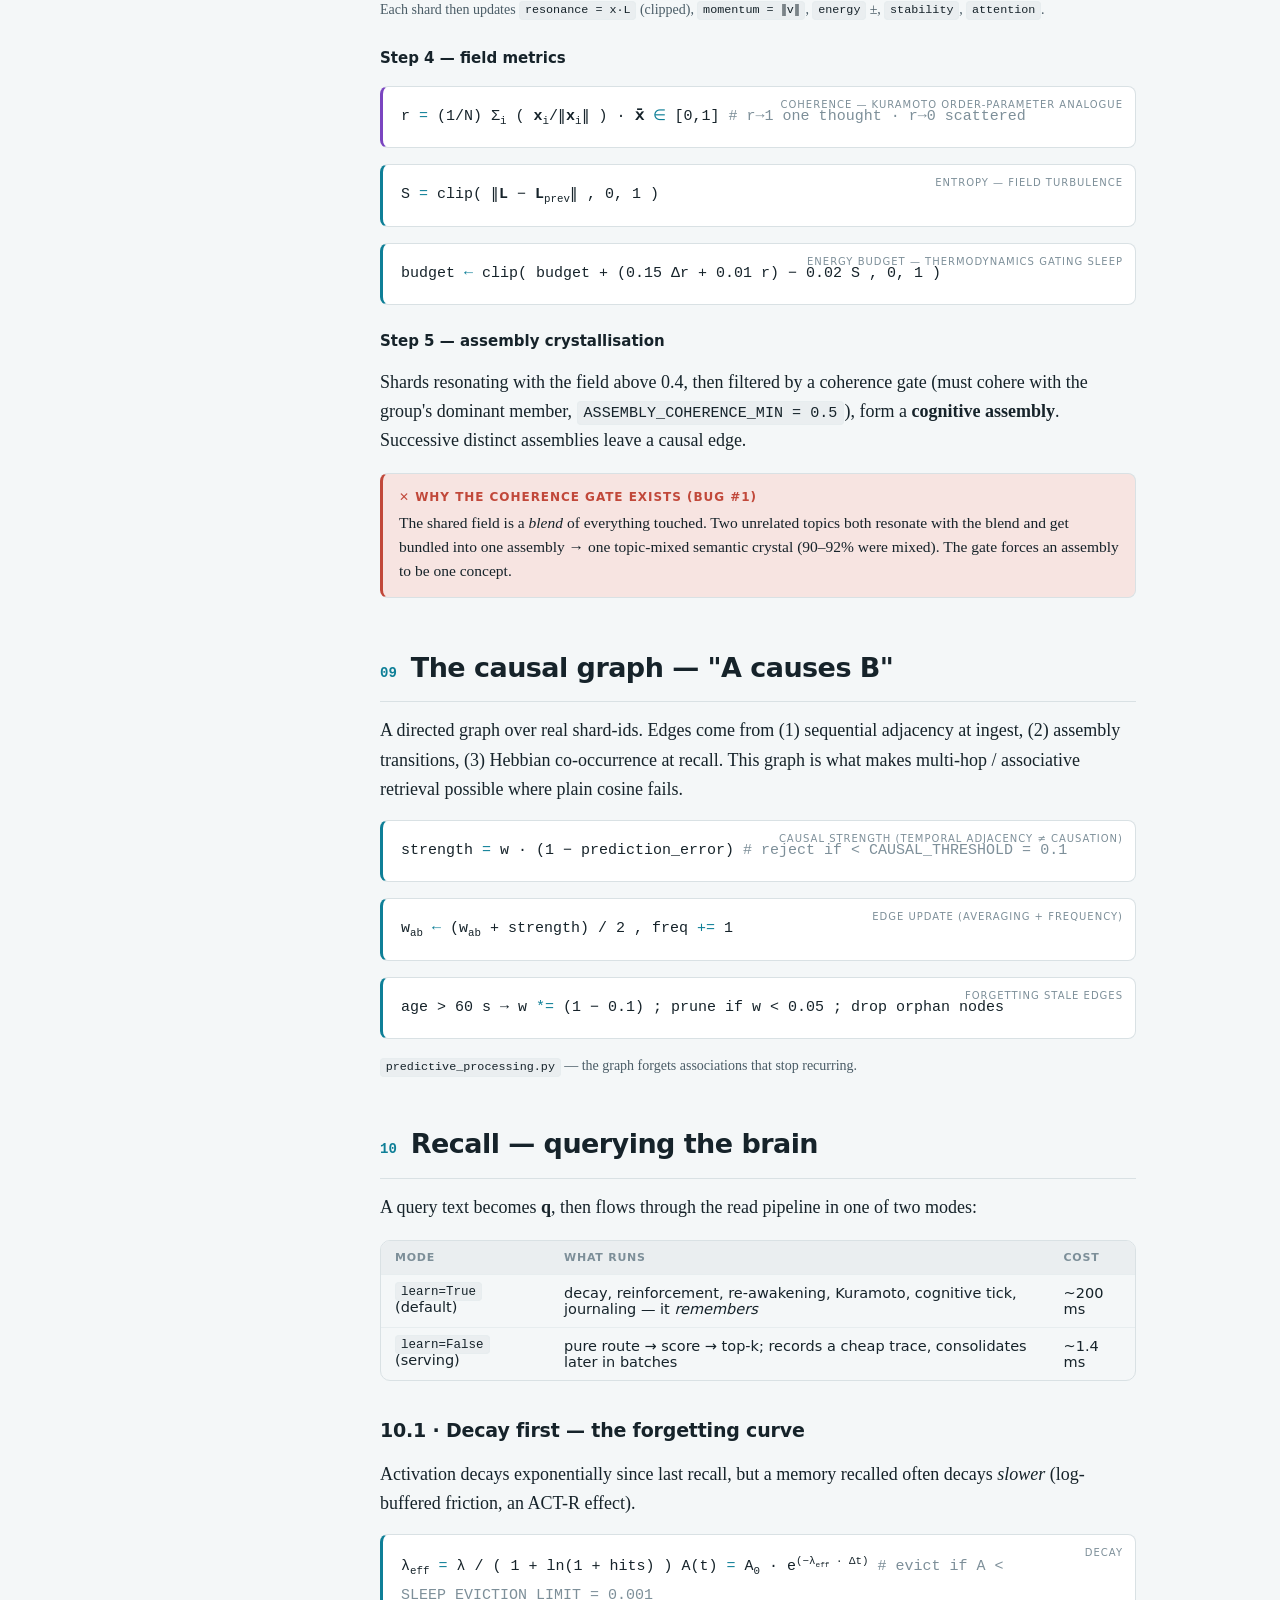
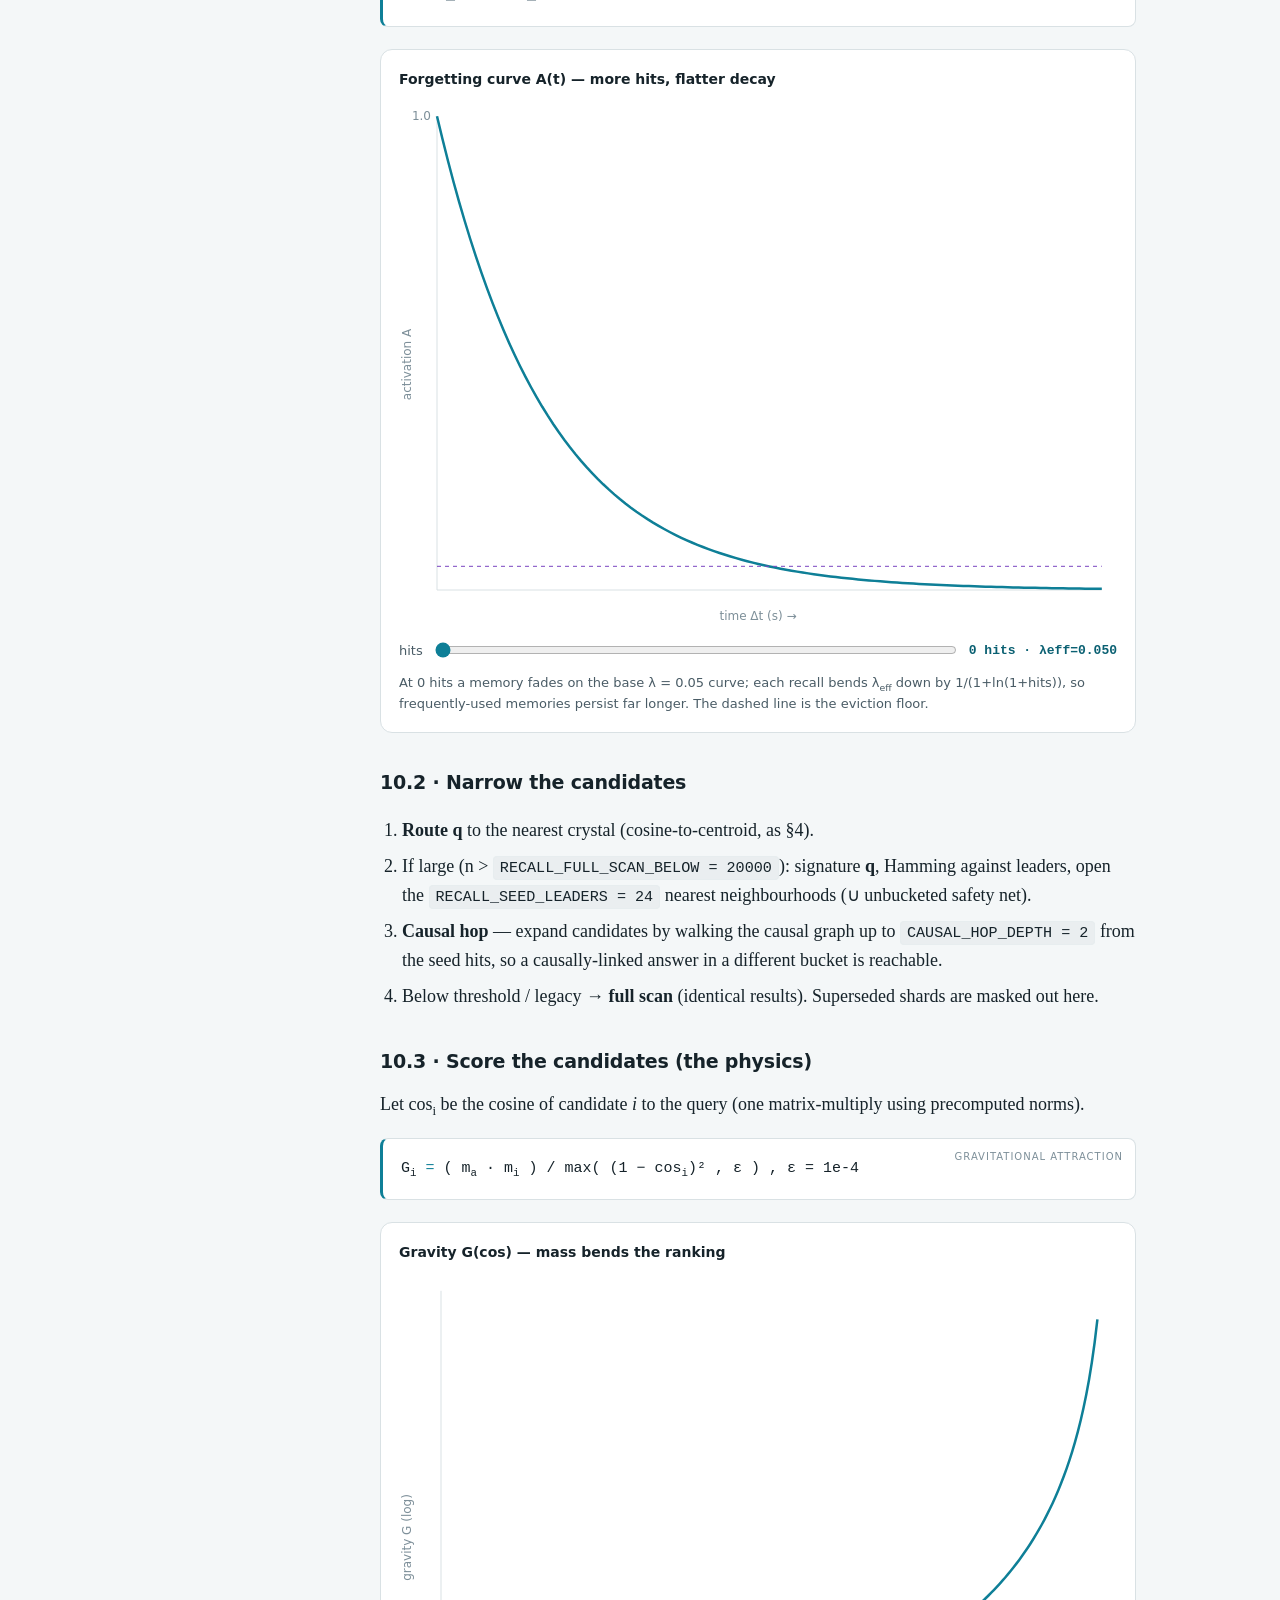
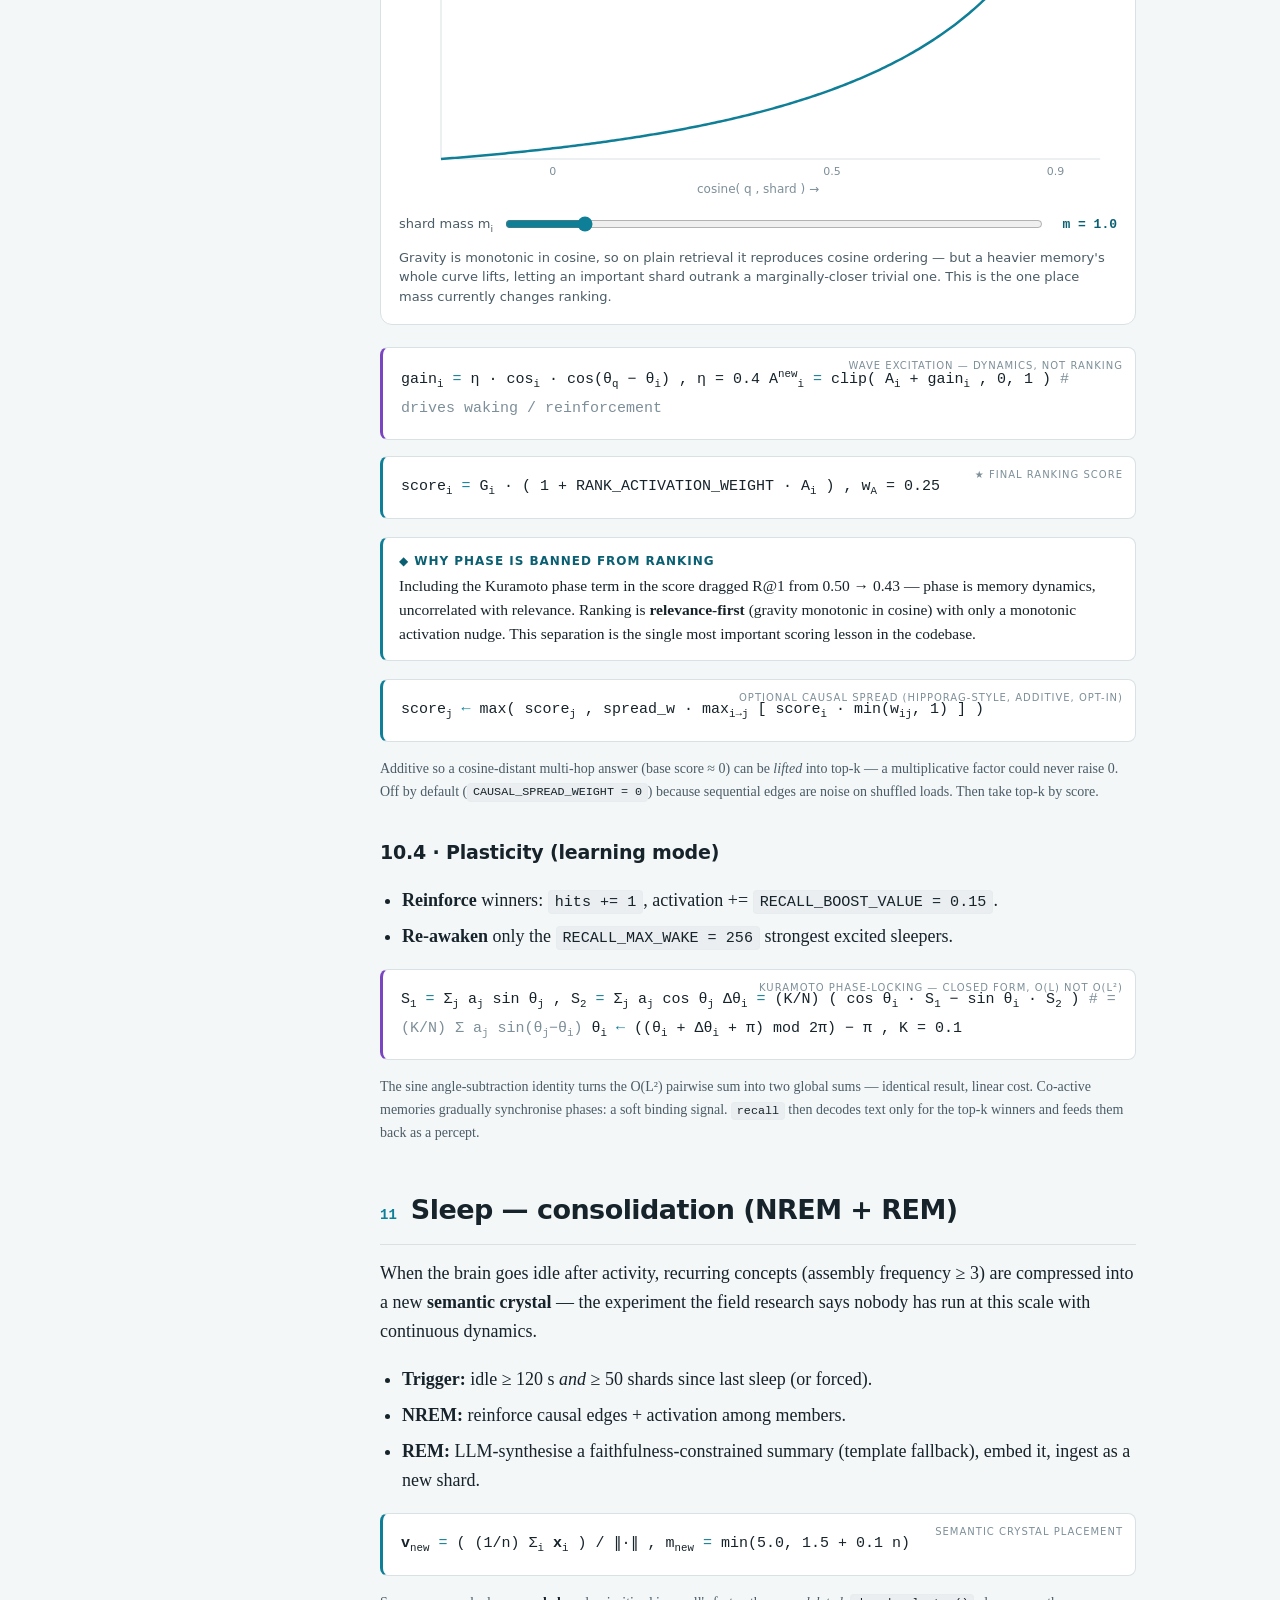
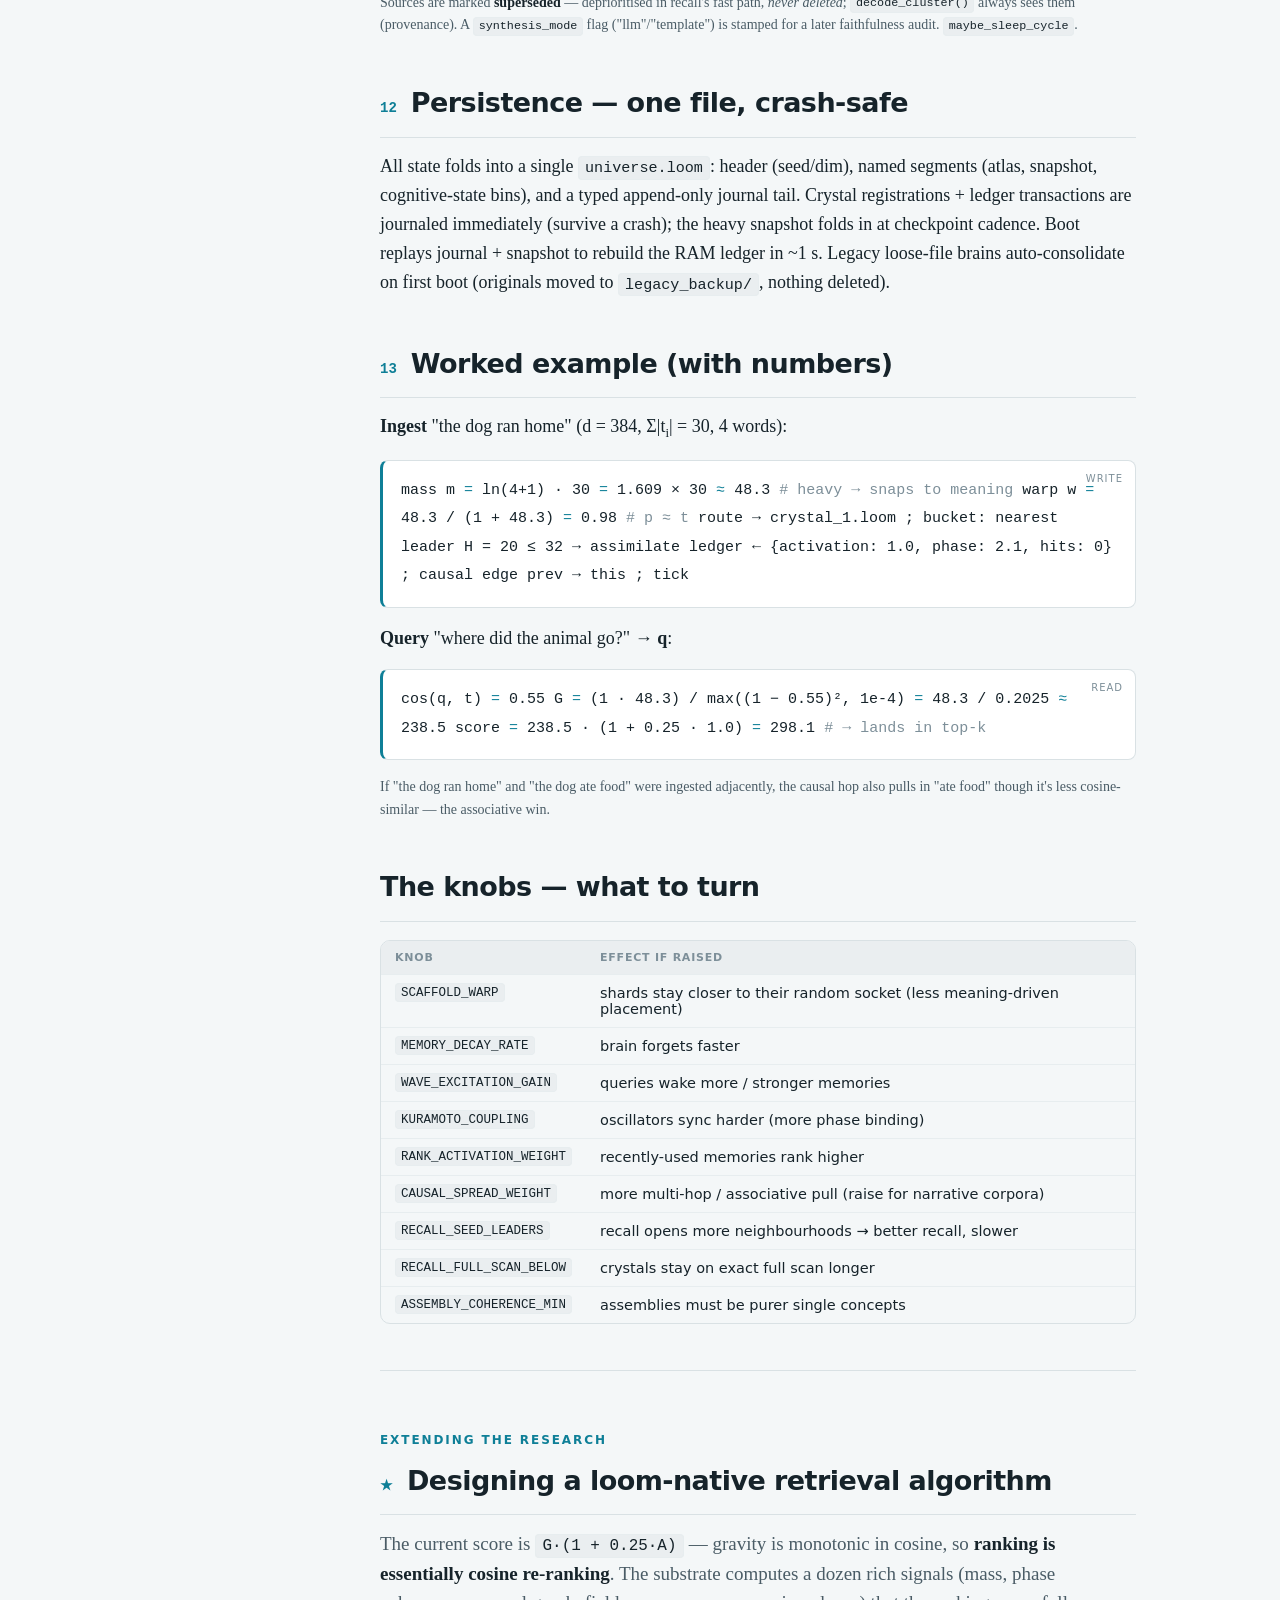
<file: docs/loom_research.html>
<style>
  /* ============================================================= TOKENS */
  :root {
    --bg:          #f4f7f8;
    --bg-raise:    #ffffff;
    --bg-sunken:   #eaeef0;
    --ink:         #16232a;
    --ink-soft:    #4a5c66;
    --ink-faint:   #7d8f99;
    --rule:        #d9e1e4;
    --rule-soft:   #e7edef;
    --accent:      #0e7f97;   /* teal — field / gravity */
    --accent-ink:  #0a6072;
    --accent-wash: #e2f0f3;
    --phase:       #7a45c0;   /* violet — phase / oscillator (semantic marker only) */
    --phase-wash:  #efe6fa;
    --good:        #2f8f5b;
    --warn:        #b9761f;
    --crit:        #c1483a;
    --good-wash:   #e3f1e9;
    --warn-wash:   #f6ecd9;
    --crit-wash:   #f7e4e1;

    --serif: Charter, "Bitstream Charter", "Iowan Old Style", "Source Serif Pro", Georgia, serif;
    --sans:  "Inter", "Segoe UI", system-ui, -apple-system, "Helvetica Neue", Arial, sans-serif;
    --mono:  "Cascadia Code", "JetBrains Mono", "SF Mono", ui-monospace, Menlo, Consolas, monospace;

    --maxw: 720px;
    --shadow: 0 1px 2px rgba(20,35,42,.06), 0 8px 30px rgba(20,35,42,.06);
  }
  @media (prefers-color-scheme: dark) {
    :root {
      --bg:          #0e1317;
      --bg-raise:    #151d22;
      --bg-sunken:   #0a0e11;
      --ink:         #e6edf0;
      --ink-soft:    #a9bac2;
      --ink-faint:   #6f8189;
      --rule:        #24313a;
      --rule-soft:   #1a242b;
      --accent:      #35b6ce;
      --accent-ink:  #7dd3e2;
      --accent-wash: #10333c;
      --phase:       #b98ce6;
      --phase-wash:  #2a1f3d;
      --good:        #4fb27a;
      --warn:        #d7a24e;
      --crit:        #e0705f;
      --good-wash:   #16301f;
      --warn-wash:   #33270f;
      --crit-wash:   #351a16;
      --shadow: 0 1px 2px rgba(0,0,0,.3), 0 12px 40px rgba(0,0,0,.35);
    }
  }
  :root[data-theme="light"] {
    --bg:#f4f7f8; --bg-raise:#ffffff; --bg-sunken:#eaeef0; --ink:#16232a; --ink-soft:#4a5c66;
    --ink-faint:#7d8f99; --rule:#d9e1e4; --rule-soft:#e7edef; --accent:#0e7f97; --accent-ink:#0a6072;
    --accent-wash:#e2f0f3; --phase:#7a45c0; --phase-wash:#efe6fa; --good:#2f8f5b; --warn:#b9761f;
    --crit:#c1483a; --good-wash:#e3f1e9; --warn-wash:#f6ecd9; --crit-wash:#f7e4e1;
    --shadow:0 1px 2px rgba(20,35,42,.06),0 8px 30px rgba(20,35,42,.06);
  }
  :root[data-theme="dark"] {
    --bg:#0e1317; --bg-raise:#151d22; --bg-sunken:#0a0e11; --ink:#e6edf0; --ink-soft:#a9bac2;
    --ink-faint:#6f8189; --rule:#24313a; --rule-soft:#1a242b; --accent:#35b6ce; --accent-ink:#7dd3e2;
    --accent-wash:#10333c; --phase:#b98ce6; --phase-wash:#2a1f3d; --good:#4fb27a; --warn:#d7a24e;
    --crit:#e0705f; --good-wash:#16301f; --warn-wash:#33270f; --crit-wash:#351a16;
    --shadow:0 1px 2px rgba(0,0,0,.3),0 12px 40px rgba(0,0,0,.35);
  }

  /* ============================================================= BASE */
  * { box-sizing: border-box; }
  body {
    background: var(--bg);
    color: var(--ink);
    font-family: var(--serif);
    font-size: 18px;
    line-height: 1.62;
    margin: 0;
    -webkit-font-smoothing: antialiased;
  }
  .wrap { display: grid; grid-template-columns: 236px minmax(0,1fr); gap: 0; max-width: 1120px; margin: 0 auto; }
  main { min-width: 0; padding: 0 clamp(20px, 5vw, 64px) 120px; }

  /* --- section index rail --- */
  nav.toc {
    position: sticky; top: 0; align-self: start; height: 100vh; overflow-y: auto;
    padding: 40px 20px 40px 24px; border-right: 1px solid var(--rule-soft);
    font-family: var(--sans);
  }
  nav.toc .brand { font-weight: 700; font-size: 15px; letter-spacing: -.01em; color: var(--ink); margin-bottom: 2px; }
  nav.toc .brand span { color: var(--accent); }
  nav.toc .tag { font-size: 11px; text-transform: uppercase; letter-spacing: .13em; color: var(--ink-faint); margin-bottom: 26px; }
  nav.toc a {
    display: block; color: var(--ink-soft); text-decoration: none; font-size: 13px; line-height: 1.35;
    padding: 5px 10px; border-radius: 6px; border-left: 2px solid transparent; margin-left: -2px; transition: color .15s, background .15s;
  }
  nav.toc a:hover { color: var(--ink); background: var(--bg-sunken); }
  nav.toc a.active { color: var(--accent-ink); border-left-color: var(--accent); background: var(--accent-wash); font-weight: 600; }
  nav.toc a .n { color: var(--ink-faint); font-variant-numeric: tabular-nums; margin-right: 7px; }
  nav.toc a.active .n { color: var(--accent); }
  nav.toc .grp { font-size: 10.5px; text-transform: uppercase; letter-spacing: .12em; color: var(--ink-faint); margin: 22px 0 6px 10px; }

  /* ============================================================= TYPE */
  .eyebrow { font-family: var(--sans); font-size: 12px; font-weight: 600; text-transform: uppercase; letter-spacing: .16em; color: var(--accent); }
  h1 { font-family: var(--sans); font-weight: 800; font-size: clamp(34px, 6vw, 52px); line-height: 1.03; letter-spacing: -.025em; text-wrap: balance; margin: 14px 0 0; }
  h2 { font-family: var(--sans); font-weight: 750; font-size: 27px; letter-spacing: -.02em; text-wrap: balance; margin: 0; }
  h3 { font-family: var(--sans); font-weight: 700; font-size: 19px; letter-spacing: -.01em; margin: 34px 0 6px; }
  h4 { font-family: var(--sans); font-weight: 650; font-size: 15px; letter-spacing: .0em; margin: 24px 0 4px; color: var(--ink); }
  p { margin: 14px 0; }
  a { color: var(--accent-ink); text-decoration-thickness: 1px; text-underline-offset: 2px; }
  strong { font-weight: 700; color: var(--ink); }
  em { font-style: italic; }
  code { font-family: var(--mono); font-size: .84em; background: var(--bg-sunken); padding: .12em .4em; border-radius: 4px; color: var(--ink); border: 1px solid var(--rule-soft); }
  .lede { font-size: 20.5px; line-height: 1.55; color: var(--ink-soft); }
  .muted { color: var(--ink-soft); }
  .small { font-size: 14px; }

  section { scroll-margin-top: 24px; padding-top: 30px; }
  .sec-head { display: flex; align-items: baseline; gap: 14px; border-bottom: 1px solid var(--rule); padding-bottom: 12px; margin-bottom: 6px; }
  .sec-head .num { font-family: var(--mono); font-size: 14px; color: var(--accent); font-weight: 600; padding-top: 4px; }

  /* ============================================================= HERO */
  header.hero { padding: 64px clamp(20px,5vw,64px) 8px; }
  .hero-stats { display: grid; grid-template-columns: repeat(auto-fit, minmax(120px,1fr)); gap: 1px; background: var(--rule-soft); border: 1px solid var(--rule-soft); border-radius: 12px; overflow: hidden; margin: 34px 0 8px; }
  .hero-stats div { background: var(--bg-raise); padding: 16px 18px; }
  .hero-stats .k { font-family: var(--mono); font-size: 24px; font-weight: 600; color: var(--accent-ink); font-variant-numeric: tabular-nums; letter-spacing: -.02em; }
  .hero-stats .l { font-family: var(--sans); font-size: 11.5px; text-transform: uppercase; letter-spacing: .09em; color: var(--ink-faint); margin-top: 3px; }

  /* ============================================================= EQUATION */
  .eq {
    font-family: var(--mono); font-size: 15px; line-height: 1.9; background: var(--bg-raise);
    border: 1px solid var(--rule); border-left: 3px solid var(--accent); border-radius: 8px;
    padding: 16px 18px; margin: 16px 0; overflow-x: auto; position: relative; color: var(--ink);
  }
  .eq.phase { border-left-color: var(--phase); }
  .eq .lbl { position: absolute; top: 8px; right: 12px; font-family: var(--sans); font-size: 10px; text-transform: uppercase; letter-spacing: .1em; color: var(--ink-faint); }
  .eq b { color: var(--ink); font-weight: 700; }               /* vectors */
  .eq .op { color: var(--accent); }
  .eq .cm { color: var(--ink-faint); font-style: normal; }     /* inline comment */
  .eq var { font-style: italic; color: var(--ink); }
  .vec { font-weight: 700; }
  sub, sup { font-size: .72em; }

  /* ============================================================= CALLOUTS */
  .note { border-radius: 8px; padding: 14px 16px; margin: 18px 0; font-size: 15.5px; line-height: 1.55; border: 1px solid var(--rule); background: var(--bg-raise); }
  .note .h { font-family: var(--sans); font-weight: 700; font-size: 12px; text-transform: uppercase; letter-spacing: .08em; margin-bottom: 4px; display: flex; align-items: center; gap: 7px; }
  .note.tip    { border-left: 3px solid var(--accent); } .note.tip .h { color: var(--accent-ink); }
  .note.bug    { border-left: 3px solid var(--crit);   background: var(--crit-wash); } .note.bug .h { color: var(--crit); }
  .note.decide { border-left: 3px solid var(--phase);  background: var(--phase-wash); } .note.decide .h { color: var(--phase); }

  /* ============================================================= CHIPS */
  .chip { display: inline-flex; align-items: center; gap: 5px; font-family: var(--sans); font-size: 11px; font-weight: 650; text-transform: uppercase; letter-spacing: .05em; padding: 2px 8px; border-radius: 20px; border: 1px solid transparent; }
  .chip.blocker { color: var(--crit); background: var(--crit-wash); border-color: var(--crit); }
  .chip.high    { color: var(--warn); background: var(--warn-wash); border-color: var(--warn); }
  .chip.med     { color: var(--accent-ink); background: var(--accent-wash); border-color: var(--accent); }
  .chip.exp     { color: var(--phase); background: var(--phase-wash); border-color: var(--phase); }
  .chip.done    { color: var(--good); background: var(--good-wash); border-color: var(--good); }

  /* ============================================================= TABLES */
  .tbl-wrap { overflow-x: auto; margin: 18px 0; border: 1px solid var(--rule); border-radius: 10px; }
  table { border-collapse: collapse; width: 100%; font-size: 14.5px; font-family: var(--sans); }
  th, td { text-align: left; padding: 10px 14px; border-bottom: 1px solid var(--rule-soft); vertical-align: top; }
  th { font-size: 11px; text-transform: uppercase; letter-spacing: .07em; color: var(--ink-faint); font-weight: 700; background: var(--bg-sunken); }
  tr:last-child td { border-bottom: none; }
  td code { font-size: 12.5px; }
  .tbl-wrap.num td { font-variant-numeric: tabular-nums; }

  /* ============================================================= PIPELINE MAP */
  .pipe { display: flex; flex-wrap: wrap; gap: 8px; margin: 20px 0 4px; }
  .pipe a { font-family: var(--mono); font-size: 12.5px; text-decoration: none; color: var(--ink-soft); background: var(--bg-raise); border: 1px solid var(--rule); border-radius: 7px; padding: 7px 11px; transition: all .15s; }
  .pipe a:hover { border-color: var(--accent); color: var(--accent-ink); transform: translateY(-1px); }
  .pipe .arrow { color: var(--ink-faint); align-self: center; font-family: var(--mono); }

  /* ============================================================= FIGURE / CANVAS */
  figure { margin: 22px 0; background: var(--bg-raise); border: 1px solid var(--rule); border-radius: 12px; padding: 18px; }
  figure .fig-top { display: flex; justify-content: space-between; align-items: baseline; gap: 12px; margin-bottom: 10px; flex-wrap: wrap; }
  figure .fig-title { font-family: var(--sans); font-weight: 700; font-size: 14px; }
  figure canvas { width: 100%; display: block; border-radius: 6px; }
  figure figcaption { font-family: var(--sans); font-size: 13px; color: var(--ink-soft); margin-top: 12px; line-height: 1.5; }
  .ctrl { display: flex; align-items: center; gap: 10px; font-family: var(--sans); font-size: 13px; color: var(--ink-soft); margin-top: 12px; flex-wrap: wrap; }
  .ctrl label { min-width: 0; }
  .ctrl input[type=range] { flex: 1; min-width: 120px; accent-color: var(--accent); }
  .ctrl .val { font-family: var(--mono); font-variant-numeric: tabular-nums; color: var(--accent-ink); font-weight: 600; min-width: 62px; text-align: right; }

  ul, ol { padding-left: 22px; } li { margin: 7px 0; }
  hr.big { border: none; border-top: 1px solid var(--rule); margin: 46px 0 0; }

  .kicker { font-family: var(--sans); font-size: 13px; color: var(--ink-soft); font-weight: 500; }
  .rd-card { border: 1px solid var(--rule); border-radius: 12px; padding: 20px 22px; margin: 20px 0; background: var(--bg-raise); box-shadow: var(--shadow); }
  .rd-card .rd-h { display: flex; align-items: center; gap: 10px; flex-wrap: wrap; }
  .rd-card h3 { margin: 0; }
  .rd-card .reuse { font-family: var(--sans); font-size: 13px; color: var(--ink-soft); margin: 8px 0 0; }
  .rd-card .reuse b { color: var(--accent-ink); }

  footer { font-family: var(--sans); font-size: 13px; color: var(--ink-faint); padding: 40px clamp(20px,5vw,64px); border-top: 1px solid var(--rule); text-align: center; }

  @media (max-width: 860px) {
    .wrap { grid-template-columns: 1fr; }
    nav.toc { position: static; height: auto; border-right: none; border-bottom: 1px solid var(--rule); }
    nav.toc { display: none; }
    body { font-size: 17px; }
  }
  @media (prefers-reduced-motion: no-preference) {
    .fade { opacity: 0; transform: translateY(10px); animation: up .6s ease forwards; }
    @keyframes up { to { opacity: 1; transform: none; } }
  }
</style>

<div class="wrap">
<nav class="toc" id="toc">
  <div class="brand">Doc<span>Loom</span></div>
  <div class="tag">Physics of Memory · Working Paper</div>
  <div class="grp">Orientation</div>
  <a href="#top"><span class="n">·</span>Thesis &amp; empirical state</a>
  <a href="#read"><span class="n">·</span>Two worlds, two paths</a>
  <a href="#vocab"><span class="n">·</span>Vocabulary &amp; constants</a>
  <div class="grp">The Write Path</div>
  <a href="#s0"><span class="n">0</span>Text → embedding</a>
  <a href="#s1"><span class="n">1</span>HDC vector algebra</a>
  <a href="#s2"><span class="n">2</span>Mass · energy · phase</a>
  <a href="#s3"><span class="n">3</span>Scaffold &amp; momentum</a>
  <a href="#s4"><span class="n">4</span>Routing &amp; division</a>
  <a href="#s5"><span class="n">5</span>LSH resonance-jump</a>
  <a href="#s6"><span class="n">6</span>Storage append</a>
  <a href="#s7"><span class="n">7</span>Post-write state</a>
  <div class="grp">The Living Layer</div>
  <a href="#tick"><span class="n">8</span>Cognitive tick</a>
  <a href="#causal"><span class="n">9</span>Causal graph</a>
  <div class="grp">The Read Path</div>
  <a href="#recall"><span class="n">10</span>Recall pipeline</a>
  <a href="#sleep"><span class="n">11</span>Sleep / consolidation</a>
  <a href="#persist"><span class="n">12</span>Persistence</a>
  <a href="#example"><span class="n">13</span>Worked example</a>
  <div class="grp">Decisions</div>
  <a href="#knobs"><span class="n">·</span>The knobs</a>
  <a href="#rnd"><span class="n">★</span>New retrieval algorithm</a>
  <a href="#loose"><span class="n">★</span>Loose ends &amp; roadmap</a>
</nav>

<div>
<header class="hero" id="top">
  <div class="eyebrow fade">DocLoom · Loom Service · The full maths</div>
  <h1 class="fade">A memory that obeys<br>laws of physics.</h1>
  <p class="lede fade" style="max-width:620px; margin-top:20px;">
    Every piece of text that enters DocLoom is given a <em>mass</em>, a <em>phase</em>, and a
    position in a procedurally-generated space, then left to move under gravity, wave resonance,
    and oscillator coupling. This paper traces one shard end-to-end and writes down the exact
    equation at every step — so you can read it, argue with it, and design the next algorithm.
  </p>
  <div class="hero-stats fade">
    <div><div class="k">384-d</div><div class="l">continuous substrate</div></div>
    <div><div class="k">8000-d</div><div class="l">HDC symbolic layer</div></div>
    <div><div class="k">10.1k/s</div><div class="l">ingest, flat to 1M</div></div>
    <div><div class="k">1.4 ms</div><div class="l">serving-mode recall</div></div>
  </div>
  <p class="small muted" style="margin-top:26px;">
    Companion to <code>docs/LOOM_DATA_FLOW.md</code> — same substance, expanded, with live equation explorers
    and a closing R&amp;D brief for a loom-native retrieval algorithm. Nothing from the markdown is dropped.
  </p>

  <div class="note tip" style="margin-top:26px;">
    <div class="h">◆ Where the physics actually stands today (measured)</div>
    On real benchmarks (20-Newsgroups, MiniLM, 100 known-item queries) the honest picture is:
    the physics <strong>ties</strong> plain cosine on ordinary retrieval, and <strong>wins decisively</strong>
    on the axes a <em>living</em> memory needs. That gap is the whole reason to build a custom algorithm — see §<a href="#rnd">R&amp;D</a>.
  </div>
  <div class="tbl-wrap num">
    <table>
      <thead><tr><th>Axis</th><th>DocLoom</th><th>FAISS / cosine</th><th>Read</th></tr></thead>
      <tbody>
        <tr><td>Plain retrieval — R@1</td><td>0.49</td><td>0.50</td><td class="muted">tie (matched after ranking fix)</td></tr>
        <tr><td>Multi-hop / associative — ans@5</td><td><strong>0.80</strong></td><td>0.55</td><td class="muted">physics wins</td></tr>
        <tr><td>&nbsp;&nbsp;↳ hard subset (cosine misses entirely)</td><td><strong>0.56</strong></td><td>0.00</td><td class="muted">causal spread recovers it</td></tr>
        <tr><td>Updated knowledge — current-fact@1</td><td><strong>1.00</strong></td><td>0.15</td><td class="muted">FAISS has no supersession</td></tr>
        <tr><td>Stale answer ranked above current (wrong)</td><td><strong>0.00</strong></td><td>0.85</td><td class="muted">provenance preserved</td></tr>
        <tr><td>Throughput (full CPU, q/s)</td><td>~420</td><td><strong>~4600</strong></td><td class="muted">FAISS wins raw speed</td></tr>
      </tbody>
    </table>
  </div>
</header>

<main>

<!-- ================================================= ORIENTATION -->
<section id="read">
  <div class="sec-head"><h2>Two worlds, two paths</h2></div>
  <p>Keep two distinctions in your head; every confusion about the code dissolves once you do.</p>

  <h4>The two vector worlds</h4>
  <div class="tbl-wrap">
    <table>
      <thead><tr><th>World</th><th>Type</th><th>Where used</th><th>On the hot recall path?</th></tr></thead>
      <tbody>
        <tr><td><strong>Continuous embedding</strong></td><td>float, e.g. 384-d (MiniLM)</td><td>routing, gravity, cosine, recall</td><td><span class="chip done">yes — operational</span></td></tr>
        <tr><td><strong>HDC</strong></td><td>bipolar {−1,+1}, 8000-d</td><td>symbolic algebra (bind/bundle), stored signature</td><td><span class="chip exp">no — dormant potential</span></td></tr>
      </tbody>
    </table>
  </div>

  <h4>The two write paths</h4>
  <div class="tbl-wrap">
    <table>
      <thead><tr><th>Path</th><th>Entry point</th><th>What it does</th></tr></thead>
      <tbody>
        <tr><td><strong>Live</strong></td><td><code>ingest_shard</code> / <code>ingest_batch</code></td><td>continuous embeddings straight through the physics — the main flow</td></tr>
        <tr><td><strong>Bulk weave</strong></td><td><code>SubstrateWeaver.weave()</code> → <code>orchestrate_weave()</code></td><td>builds an in-memory graph, computes 8000-d HDC + concepts + a small sim, then flushes via <code>ingest_batch</code></td></tr>
      </tbody>
    </table>
  </div>
  <p class="small muted">The mental model: a shard is a memory (a point in space); a crystal is a <code>.loom</code> file (a galaxy);
  the atlas is the star-map; the 64-bit seed <em>is</em> the laws of geometry. Nothing is ever rewritten — the <code>.loom</code>
  log is append-only; activation, phase, causal edges, and supersession are living state layered on top.</p>
</section>

<!-- ================================================= VOCAB -->
<section id="vocab">
  <div class="sec-head"><h2>Vocabulary &amp; constants</h2></div>
  <div class="tbl-wrap">
    <table>
      <thead><tr><th>Symbol</th><th>Meaning</th><th>In code</th></tr></thead>
      <tbody>
        <tr><td><var>d</var></td><td>embedding dimension (384)</td><td><code>self.dimension</code></td></tr>
        <tr><td><var>D</var></td><td>HDC dimension (8000)</td><td><code>HyperVectorEngine</code></td></tr>
        <tr><td><b>t</b></td><td>raw transformer embedding of a text</td><td><code>true_vector</code></td></tr>
        <tr><td><b>s</b></td><td>seed scaffold — a memory's resting socket</td><td><code>seed_scaffold</code></td></tr>
        <tr><td><b>p</b></td><td>momentum vector — where the memory lands</td><td><code>momentum</code></td></tr>
        <tr><td><var>m</var></td><td>mass — semantic "heaviness"</td><td><code>mass</code></td></tr>
        <tr><td><var>θ</var></td><td>phase angle (Kuramoto oscillator)</td><td><code>phase_angle</code></td></tr>
        <tr><td><var>A</var></td><td>activation — how "awake" a memory is</td><td><code>activation</code></td></tr>
        <tr><td><var>λ</var></td><td>base memory decay rate</td><td><code>MEMORY_DECAY_RATE</code></td></tr>
      </tbody>
    </table>
  </div>
  <div class="eq"><span class="lbl">tunable · backend/.modelTunning</span>
SCAFFOLD_WARP          = 1.0     <span class="cm"># how hard mass pulls a shard off its socket</span>
GRAVITY_DENOM_OFFSET   = 1e-4    <span class="cm"># ε so gravity never divides by zero</span>
WAVE_EXCITATION_GAIN   = 0.4     <span class="cm"># η — phase-resonance kick</span>
KURAMOTO_COUPLING      = 0.1     <span class="cm"># K — oscillator sync strength</span>
MEMORY_DECAY_RATE      = 0.05    <span class="cm"># λ — base forgetting speed</span>
RANK_ACTIVATION_WEIGHT = 0.25    <span class="cm"># recency nudge on ranking</span>
CAUSAL_SPREAD_WEIGHT   = 0.0     <span class="cm"># multi-hop spreading (OFF by default)</span>
RECALL_FULL_SCAN_BELOW = 20000   <span class="cm"># below this, skip LSH narrowing</span>
RECALL_SEED_LEADERS    = 24      <span class="cm"># # LSH neighbourhoods opened on recall</span>
ASSEMBLY_COHERENCE_MIN = 0.5     <span class="cm"># assembly membership purity gate</span></div>

  <div class="pipe">
    <a href="#s0">embed</a><span class="arrow">→</span>
    <a href="#s2">mass/phase</a><span class="arrow">→</span>
    <a href="#s3">momentum</a><span class="arrow">→</span>
    <a href="#s4">route</a><span class="arrow">→</span>
    <a href="#s5">bucket</a><span class="arrow">→</span>
    <a href="#s6">append</a><span class="arrow">→</span>
    <a href="#tick">think</a><span class="arrow">⟳</span>
    <a href="#recall">recall</a><span class="arrow">→</span>
    <a href="#sleep">sleep</a>
  </div>
</section>

<!-- ================================================= STAGE 0 -->
<section id="s0">
  <div class="sec-head"><span class="num">00</span><h2>Text → embedding</h2></div>
  <p><span class="kicker">The one borrowed, solved piece.</span> A frozen sentence-transformer
  (<code>all-MiniLM-L6-v2</code>) maps text to a vector whose geometry encodes meaning. We don't
  reinvent this — we build a brain <em>around</em> it.</p>
  <div class="eq"><span class="lbl">embedding</span><b>t</b> <span class="op">=</span> f<sub>φ</sub>(text) <span class="op">∈</span> ℝ<sup>384</sup></div>
  <div class="eq"><span class="lbl">cosine similarity</span>sim(<b>a</b>,<b>b</b>) <span class="op">=</span> (<b>a</b> · <b>b</b>) / (‖<b>a</b>‖ ‖<b>b</b>‖)</div>
  <p class="small muted"><code>embedding_service.py</code> — 4-tier lookup (in-process → HTTP <code>/embed</code> → local
  SentenceTransformer → deterministic dummy) with a circuit breaker: after 2 failures it stops probing a dead
  endpoint for 120 s, so bulk ingest never stalls on socket timeouts.</p>
</section>

<!-- ================================================= STAGE 1 HDC -->
<section id="s1">
  <div class="sec-head"><span class="num">01</span><h2>HDC vector algebra</h2></div>
  <p><span class="kicker">Hyperdimensional Computing.</span> Represent concepts as very long random vectors
  where you can <em>do algebra on meaning</em> with cheap ops, and where random vectors are almost always
  near-orthogonal so distinct concepts don't collide. Bipolar: every element is −1 or +1, dimension <var>D</var> = 8000.
  Lives in <code>HyperVectorCreation.py</code>.</p>

  <h3>1.1 · Basis vector — a concept's fingerprint</h3>
  <p>Deterministic from the text via a hash, so it's identical across sessions with zero storage.</p>
  <div class="eq"><span class="lbl">basis</span>seed <span class="op">=</span> SHA256(concept)<sub>[:8]</sub>
<b>h</b><sub>c</sub> <span class="op">=</span> RNG(seed).choice({−1, +1})<sup>D</sup></div>
  <div class="eq"><span class="lbl">near-orthogonality</span>𝔼[ (<b>h</b><sub>c</sub> · <b>h</b><sub>c′</sub>) / D ] <span class="op">=</span> 0 ,   std <span class="op">≈</span> 1/√D <span class="op">=</span> 1/√8000 <span class="op">≈</span> 0.011</div>
  <p class="small muted">Two independent random concepts collide with vanishing probability — that's why symbolic <code>sim(dog,human) ≈ 0</code>.</p>

  <h3>1.2 · HDC similarity</h3>
  <p>Bipolar vectors always have norm √D, so cosine collapses to a normalised dot product:</p>
  <div class="eq"><span class="lbl">HDC cosine</span>sim(<b>a</b>,<b>b</b>) <span class="op">=</span> (<b>a</b> · <b>b</b>) / D</div>

  <h3>1.3 · Projection — the bridge between the two worlds</h3>
  <p>Random basis throws away learned meaning. A fixed <strong>Johnson–Lindenstrauss</strong> random matrix
  carries the 384-d embedding into 8000-d while approximately preserving angles.</p>
  <div class="eq"><span class="lbl">random projection</span>P <span class="op">∈</span> ℝ<sup>D×d</sup> ,   P<sub>ij</sub> <span class="op">∼</span> 𝒩(0, 1/d)
<b>e</b><sub>proj</sub> <span class="op">=</span> P <b>t</b> <span class="op">∈</span> ℝ<sup>D</sup>       <span class="cm"># matrix seeded at 42, saved to disk</span>
<b>h</b><sup>sem</sup><sub>c</sub> <span class="op">=</span> sign(P <b>t</b>) <span class="op">∈</span> {−1,+1}<sup>D</sup>   <span class="cm"># semantic basis: angle-preserving</span></div>
  <p class="small muted">Because angles survive, <code>sim(h_dog, h_puppy)</code> stays high — semantics make it into HDC intact.</p>

  <h3>1.4 · Binding — <code>permute</code> (encode order / role)</h3>
  <p>A cyclic shift <var>ρ</var> scrambles reversibly and makes the result dissimilar to the original — so "A then B" ≠ "B then A".</p>
  <div class="eq"><span class="lbl">bind</span>ρ<sup>p</sup>(<b>v</b>) <span class="op">=</span> roll(<b>v</b>, p) ,   sim(<b>v</b>, ρ<sup>p</sup>(<b>v</b>)) <span class="op">≈</span> 0</div>

  <h3>1.5 · Bundling — <code>bundle</code> (superpose a set)</h3>
  <p>Add the members and re-binarise; the result is similar to <em>all</em> of them at once. Two layers fall out — a continuous energy field and a discrete signature.</p>
  <div class="eq"><span class="lbl">bundle</span><b>F</b> <span class="op">=</span> ( Σ<sub>i</sub> w<sub>i</sub> <b>v</b><sub>i</sub> ) / ‖<b>w</b>‖       <span class="cm"># Layer 2: analog field vector</span>
<b>B</b> <span class="op">=</span> sign(<b>F</b>)                    <span class="cm"># Layer 1: stable bipolar signature</span>
sim(<b>B</b>, <b>v</b><sub>i</sub>) <span class="op">&gt;</span> 0  ∀ members       <span class="cm"># until overloaded → HDC capacity limit</span></div>

  <h3>1.6 · Fusion — <code>semantic_fusion</code></h3>
  <p>Blend hard symbol and soft meaning by <var>α</var>.</p>
  <div class="eq"><span class="lbl">fuse</span><b>e</b><sub>k</sub> <span class="op">=</span> α <b>h</b><sub>symbolic</sub> <span class="op">+</span> (1 − α) · P <b>t</b>       <span class="cm"># α=1 pure symbol · α=0 pure meaning</span></div>

  <h3>1.7 · Compression — <code>pack_bipolar</code></h3>
  <p>One bit of real information per element; bit-pack + base64 takes ~40 KB → ~1.25 KB.</p>
  <div class="eq"><span class="lbl">pack</span>b<sub>i</sub> <span class="op">=</span> (v<sub>i</sub> + 1) / 2 ,   bytes <span class="op">=</span> packbits(<b>b</b>) ,   str <span class="op">=</span> base64(bytes)</div>

  <div class="note decide"><div class="h">▲ Decision on the table</div>
    Today the HDC signature is computed and stored but recall ranks on the <em>continuous</em> embedding — HDC is
    dormant potential. Do we make bind/bundle load-bearing (structural / relational queries, role-filler retrieval),
    or keep it a compact signature? This is candidate <a href="#rnd">R&amp;D-5</a>.</div>
</section>

<!-- ================================================= STAGE 2 -->
<section id="s2">
  <div class="sec-head"><span class="num">02</span><h2>Mass · energy · phase</h2></div>
  <p>Three scalars computed from the embedding give each memory its physical personality.
  (Computed in the weave path; on the live path <code>mass</code> may just be passed in, default 1.0.)</p>
  <div class="eq"><span class="lbl">mass — semantic heaviness</span>m <span class="op">=</span> log(word_count + 1) · Σ<sub>i</sub> |t<sub>i</sub>| ,     m <span class="op">←</span> max(0.1, m)</div>
  <div class="eq"><span class="lbl">energy — mean magnitude</span>E <span class="op">=</span> (1/d) Σ<sub>i</sub> |t<sub>i</sub>|</div>
  <div class="eq phase"><span class="lbl">phase — deterministic seed angle</span>θ <span class="op">=</span> ( atan2( Σ<sub>i&lt;d/2</sub> t<sub>i</sub> ,  Σ<sub>i≥d/2</sub> t<sub>i</sub> ) + 2π ) mod 2π</div>
  <div class="note tip"><div class="h">◆ Why phase is seeded, not zero</div>
    If every shard were born at θ=0, the Kuramoto coupling would be a permanent no-op (sin 0 = 0) — an all-zero
    population is a degenerate fixed point it can never escape. Seeding real per-shard variation from the vector itself
    is what makes phase sync a live mechanic.</div>
</section>

<!-- ================================================= STAGE 3 -->
<section id="s3">
  <div class="sec-head"><span class="num">03</span><h2>Scaffold &amp; the momentum vector</h2></div>
  <p><span class="kicker">One of the most original parts.</span> Instead of storing a shard where its embedding
  says, we give it a <strong>resting socket</strong> derived purely from the seed + shard-id (zero disk reads to
  reproduce). Then <strong>mass warps the shard off its socket toward its true meaning</strong>: heavy memories snap
  to meaning, light ones stay near their procedural socket. Procedural generation of space, from one 64-bit number.</p>
  <div class="eq"><span class="lbl">scaffold (micro socket)</span><b>s</b> <span class="op">=</span> RNG( SHA256(seed ‖ "micro_" + shard_id) ) · 𝒩(0, 0.1)<sup>d</sup></div>
  <div class="eq"><span class="lbl">momentum = socket warped toward meaning</span>w <span class="op">=</span> m / ( SCAFFOLD_WARP + max(0, m) )
<b>p</b> <span class="op">=</span> <b>s</b> <span class="op">+</span> w · (<b>t</b> − <b>s</b>) ,     <b>p</b> <span class="op">←</span> <b>p</b> / ‖<b>p</b>‖</div>

  <figure>
    <div class="fig-top"><div class="fig-title">Warp factor w(m) — drag the mass, watch the socket→meaning blend</div></div>
    <canvas id="cv-warp" height="220" aria-label="Warp factor curve"></canvas>
    <div class="ctrl">
      <label>SCAFFOLD_WARP</label>
      <input id="sl-warp" type="range" min="0.1" max="5" step="0.1" value="1">
      <span class="val" id="v-warp">1.0</span>
    </div>
    <div class="ctrl">
      <label>mass m</label>
      <input id="sl-mass" type="range" min="0" max="50" step="0.5" value="8">
      <span class="val" id="v-mass">w = 0.89</span>
    </div>
    <figcaption>w → 0 keeps the shard at its random socket; w → 1 places it at its true meaning. With the default
    warp = 1, even modest mass (m ≈ 8) already pulls the shard ~89% of the way to meaning. Raise SCAFFOLD_WARP to make
    placement more socket-dominated.</figcaption>
  </figure>

  <p class="small muted">The seed core also has <strong>macro</strong> (per-crystal) and <strong>meso</strong> (per-bucket)
  offsets — the same trick at three scales. <code>seed_core.py</code>, <code>storage_physics.py:34</code>.</p>
</section>

<!-- ================================================= STAGE 4 -->
<section id="s4">
  <div class="sec-head"><span class="num">04</span><h2>Routing &amp; cellular division</h2></div>
  <p>The atlas keeps one lightweight centroid per crystal. A shard joins the crystal whose centroid is most similar to its momentum.</p>
  <div class="eq"><span class="lbl">route — centroid gravity tracking</span>target <span class="op">=</span> argmax<sub>c</sub>  (<b>p</b> · <b>c</b><sub>centroid</sub>) / (‖<b>p</b>‖ ‖<b>c</b><sub>centroid</sub>‖)</div>
  <div class="eq"><span class="lbl">centroid update — running centre of mass</span><b>c</b><sub>centroid</sub> <span class="op">←</span> (<b>c</b><sub>centroid</sub> · n + <b>p</b>) / (n + 1) ,   n <span class="op">←</span> n + 1</div>
  <div class="eq"><span class="lbl">cellular division — split a full crystal</span><b>c</b><sub>new</sub> <span class="op">=</span> (<b>c</b><sub>old</sub> + 0.05 <b>o</b>) · ‖<b>c</b><sub>old</sub>‖ / ‖<b>c</b><sub>old</sub> + 0.05 <b>o</b>‖    <span class="cm"># o = macro offset</span></div>
  <div class="note bug"><div class="h">✕ Hard-won bug: the division cascade</div>
    Ingest routes <strong>only</strong> to crystals with headroom. Routing to a <em>full</em> crystal used to spawn a
    new split on every hit — 1,798 files at 1M shards. Full crystals now still serve recall but never receive new shards.</div>
</section>

<!-- ================================================= STAGE 5 -->
<section id="s5">
  <div class="sec-head"><span class="num">05</span><h2>LSH resonance-jump partition</h2></div>
  <p>Within one crystal there can be hundreds of thousands of shards. Random-hyperplane LSH lets each crystal
  <strong>self-organise into neighbourhoods</strong>: near vectors get near signatures (small Hamming distance), so
  recall jumps straight to the right neighbourhood instead of scanning O(n).</p>
  <div class="eq"><span class="lbl">signature — sign of first 128 dims, 128 bits</span>sig(<b>v</b>) <span class="op">=</span> packbits( (sign(<b>v</b><sub>[:128]</sub>) + 1) / 2 )</div>
  <div class="eq"><span class="lbl">Hamming distance (popcount LUT)</span>H(sig<sub>a</sub>, sig<sub>b</sub>) <span class="op">=</span> Σ popcount( sig<sub>a</sub> ⊕ sig<sub>b</sub> )</div>
  <div class="eq"><span class="lbl">assimilate vs accommodate</span>H<sub>min</sub> ≤ 32  → <span class="op">assimilate</span> into that neighbourhood
else &amp; room (≤ 512 leaders) → <span class="op">accommodate</span> — new leader
else → nearest leader   <span class="cm"># never leave a shard unbucketed</span></div>
  <div class="note bug"><div class="h">✕ Critical correctness note (2026-07-13)</div>
    The signature must use the <strong>semantic vector t</strong>, not the scaffold-blended momentum <b>p</b>. Recall
    signatures the <em>raw query</em> (no per-shard scaffold); bucketing by momentum put identical content in different
    buckets and a shard could fail to retrieve its own vector. The fix took self-recall 1/7 → 7/7.</div>
</section>

<!-- ================================================= STAGE 6 -->
<section id="s6">
  <div class="sec-head"><span class="num">06</span><h2>Storage append (the <code>.loom</code> file)</h2></div>
  <p>The vector + mass + metadata (text, bucket id) are <strong>appended</strong> to the crystal's binary log — never
  rewritten. A disposable <code>.idx</code> mmap snapshot holds the fast-access columns and can be rebuilt from the log anytime.</p>
  <div class="eq"><span class="lbl">on-disk layout</span>universe.loom ("LUNI")            each crystal .loom ("LOM2")
 ├ 1 KB header (seed, dim)         ├ 64-byte header
 ├ segments: atlas, snapshot, …    └ append-only shard / leader records
 └ append-only journal tail             (id, float32 vector, mass, meta)

.idx snapshot ("LIX2", mmap): offsets[] · mass[] · norms[] ·
   contiguous float32 matrix · leaders[] · ids[] · bucket_ids[]</div>
  <p class="small muted">Crash-safe: torn records rejected, complete ones adopted. <code>norms[]</code> is precomputed so
  recall's cosine is one matrix-multiply, not a per-row norm. <code>substrate_layout.py</code>, <code>universe_container.py</code>.</p>
</section>

<!-- ================================================= STAGE 7 -->
<section id="s7">
  <div class="sec-head"><span class="num">07</span><h2>Post-write: ledger, edge, one thought</h2></div>
  <p>Placing a shard also updates the <strong>living state</strong>:</p>
  <ul>
    <li><strong>RAM ledger</strong> — the awake set: <code>activation, phase_angle, latent_position, velocity, hits</code>
      + 7 cognitive fields. Capped at <code>RAM_LEDGER_MAX = 50000</code>; a stronger newcomer evicts the weakest resident
      (the loser sleeps safely on disk).</li>
    <li><strong>Journal</strong> — a 32-byte transaction record for crash recovery.</li>
    <li><strong>Sequential causal edge</strong> — "what came right before this" becomes a directed edge prev → this.</li>
    <li><strong>One cognitive tick</strong> — the shard is a percept; the shared field feels it (§8).</li>
  </ul>
</section>

<!-- ================================================= COGNITIVE TICK -->
<section id="tick">
  <div class="sec-head"><span class="num">08</span><h2>The cognitive tick — a "thought" as physics</h2></div>
  <p>The brain's continuous inner life. Whenever memories are touched, a shared <strong>latent field</strong> evolves
  like a physical system and each touched shard is a particle under forces. Bounded to a hot set
  (<code>COGNITION_WORKING_SET_MAX = 128</code>), so it's O(128²), never O(ledger).</p>

  <h4>Step 1 — input tensor (superpose what was touched)</h4>
  <div class="eq"><span class="lbl">input</span><b>u</b> <span class="op">=</span> ( Σ<sub>sid</sub> intensity<sub>sid</sub> · <b>x</b><sub>sid</sub> ) / ‖·‖</div>

  <h4>Step 2 — shared latent field: 2nd-order mass-spring-damper</h4>
  <div class="eq"><span class="lbl">field dynamics</span><b>v</b><sub>field</sub> <span class="op">←</span> 0.8 <b>v</b><sub>field</sub>  <span class="cm">(drag)</span>
           <span class="op">+</span> 0.4 <b>u</b>          <span class="cm">(input force)</span>
           <span class="op">+</span> 0.2 (<b>w</b> − <b>L</b><sub>prev</sub>)  <span class="cm">(sync toward working mem)</span>
           <span class="op">−</span> 0.15 <b>w</b>         <span class="cm">(competitive inhibition)</span>
<b>L</b> <span class="op">←</span> (<b>L</b><sub>prev</sub> + <b>v</b><sub>field</sub>) / ‖·‖       <span class="cm"># new latent field</span>
<b>w</b> <span class="op">←</span> ( (1−α) <b>w</b> + α <b>L</b> ) / ‖·‖ ,  α = 0.1  <span class="cm"># working mem EMA</span></div>

  <h4>Step 3 — per-shard forces (dt = 0.1)</h4>
  <div class="eq"><span class="lbl">forces</span><b>f</b><sub>latent</sub> <span class="op">=</span> (<b>L</b> − <b>x</b>) · 0.25 A            <span class="cm"># pull toward the field</span>
<b>f</b><sub>causal</sub> <span class="op">=</span> Σ<sub>nbr</sub> (<b>x</b><sub>nbr</sub> − <b>x</b>) · 0.15 w<sub>edge</sub>  <span class="cm"># spring to causal neighbours</span>
<b>f</b><sub>repel</sub>  <span class="op">=</span> Σ<sub>‖·‖&lt;r</sub> (<b>x</b> − <b>x</b><sub>o</sub>)/‖·‖ · k     <span class="cm"># push apart if too close</span>
<b>v</b> <span class="op">←</span> 0.7 <b>v</b> + (<b>f</b><sub>latent</sub> + <b>f</b><sub>causal</sub> + <b>f</b><sub>repel</sub>) dt ,  <b>x</b> <span class="op">←</span> (<b>x</b> + <b>v</b> dt)/‖·‖</div>
  <p class="small muted">Each shard then updates <code>resonance = x·L</code> (clipped), <code>momentum = ‖v‖</code>,
  <code>energy</code> ±, <code>stability</code>, <code>attention</code>.</p>

  <h4>Step 4 — field metrics</h4>
  <div class="eq phase"><span class="lbl">coherence — Kuramoto order-parameter analogue</span>r <span class="op">=</span> (1/N) Σ<sub>i</sub> ( <b>x</b><sub>i</sub>/‖<b>x</b><sub>i</sub>‖ ) · <b>x̄</b> <span class="op">∈</span> [0,1]      <span class="cm"># r→1 one thought · r→0 scattered</span></div>
  <div class="eq"><span class="lbl">entropy — field turbulence</span>S <span class="op">=</span> clip( ‖<b>L</b> − <b>L</b><sub>prev</sub>‖ , 0, 1 )</div>
  <div class="eq"><span class="lbl">energy budget — thermodynamics gating sleep</span>budget <span class="op">←</span> clip( budget + (0.15 Δr + 0.01 r) − 0.02 S , 0, 1 )</div>

  <h4>Step 5 — assembly crystallisation</h4>
  <p>Shards resonating with the field above 0.4, then filtered by a coherence gate (must cohere with the group's
  dominant member, <code>ASSEMBLY_COHERENCE_MIN = 0.5</code>), form a <strong>cognitive assembly</strong>. Successive
  distinct assemblies leave a causal edge.</p>
  <div class="note bug"><div class="h">✕ Why the coherence gate exists (bug #1)</div>
    The shared field is a <em>blend</em> of everything touched. Two unrelated topics both resonate with the blend and
    get bundled into one assembly → one topic-mixed semantic crystal (90–92% were mixed). The gate forces an assembly
    to be one concept.</div>
</section>

<!-- ================================================= CAUSAL -->
<section id="causal">
  <div class="sec-head"><span class="num">09</span><h2>The causal graph — "A causes B"</h2></div>
  <p>A directed graph over real shard-ids. Edges come from (1) sequential adjacency at ingest, (2) assembly transitions,
  (3) Hebbian co-occurrence at recall. This graph is what makes multi-hop / associative retrieval possible where plain cosine fails.</p>
  <div class="eq"><span class="lbl">causal strength (temporal adjacency ≠ causation)</span>strength <span class="op">=</span> w · (1 − prediction_error)      <span class="cm"># reject if &lt; CAUSAL_THRESHOLD = 0.1</span></div>
  <div class="eq"><span class="lbl">edge update (averaging + frequency)</span>w<sub>ab</sub> <span class="op">←</span> (w<sub>ab</sub> + strength) / 2 ,   freq <span class="op">+=</span> 1</div>
  <div class="eq"><span class="lbl">forgetting stale edges</span>age &gt; 60 s → w <span class="op">*=</span> (1 − 0.1) ;   prune if w &lt; 0.05 ;   drop orphan nodes</div>
  <p class="small muted"><code>predictive_processing.py</code> — the graph forgets associations that stop recurring.</p>
</section>

<!-- ================================================= RECALL -->
<section id="recall">
  <div class="sec-head"><span class="num">10</span><h2>Recall — querying the brain</h2></div>
  <p>A query text becomes <b>q</b>, then flows through the read pipeline in one of two modes:</p>
  <div class="tbl-wrap">
    <table>
      <thead><tr><th>Mode</th><th>What runs</th><th>Cost</th></tr></thead>
      <tbody>
        <tr><td><code>learn=True</code> (default)</td><td>decay, reinforcement, re-awakening, Kuramoto, cognitive tick, journaling — it <em>remembers</em></td><td>~200 ms</td></tr>
        <tr><td><code>learn=False</code> (serving)</td><td>pure route → score → top-k; records a cheap trace, consolidates later in batches</td><td>~1.4 ms</td></tr>
      </tbody>
    </table>
  </div>

  <h3>10.1 · Decay first — the forgetting curve</h3>
  <p>Activation decays exponentially since last recall, but a memory recalled often decays <em>slower</em> (log-buffered friction, an ACT-R effect).</p>
  <div class="eq"><span class="lbl">decay</span>λ<sub>eff</sub> <span class="op">=</span> λ / ( 1 + ln(1 + hits) )
A(t) <span class="op">=</span> A<sub>0</sub> · e<sup>(−λ<sub>eff</sub> · Δt)</sup>       <span class="cm"># evict if A &lt; SLEEP_EVICTION_LIMIT = 0.001</span></div>

  <figure>
    <div class="fig-top"><div class="fig-title">Forgetting curve A(t) — more hits, flatter decay</div></div>
    <canvas id="cv-decay" height="220" aria-label="Decay curve"></canvas>
    <div class="ctrl">
      <label>hits</label>
      <input id="sl-hits" type="range" min="0" max="40" step="1" value="0">
      <span class="val" id="v-hits">0 hits</span>
    </div>
    <figcaption>At 0 hits a memory fades on the base λ = 0.05 curve; each recall bends λ<sub>eff</sub> down by
    1/(1+ln(1+hits)), so frequently-used memories persist far longer. The dashed line is the eviction floor.</figcaption>
  </figure>

  <h3>10.2 · Narrow the candidates</h3>
  <ol>
    <li><strong>Route</strong> <b>q</b> to the nearest crystal (cosine-to-centroid, as §4).</li>
    <li>If large (n &gt; <code>RECALL_FULL_SCAN_BELOW = 20000</code>): signature <b>q</b>, Hamming against leaders, open the
      <code>RECALL_SEED_LEADERS = 24</code> nearest neighbourhoods (∪ unbucketed safety net).</li>
    <li><strong>Causal hop</strong> — expand candidates by walking the causal graph up to
      <code>CAUSAL_HOP_DEPTH = 2</code> from the seed hits, so a causally-linked answer in a different bucket is reachable.</li>
    <li>Below threshold / legacy → <strong>full scan</strong> (identical results). Superseded shards are masked out here.</li>
  </ol>

  <h3>10.3 · Score the candidates (the physics)</h3>
  <p>Let cos<sub>i</sub> be the cosine of candidate <var>i</var> to the query (one matrix-multiply using precomputed norms).</p>
  <div class="eq"><span class="lbl">gravitational attraction</span>G<sub>i</sub> <span class="op">=</span> ( m<sub>a</sub> · m<sub>i</sub> ) / max( (1 − cos<sub>i</sub>)² , ε ) ,   ε = 1e-4</div>

  <figure>
    <div class="fig-top"><div class="fig-title">Gravity G(cos) — mass bends the ranking</div></div>
    <canvas id="cv-grav" height="220" aria-label="Gravity curve"></canvas>
    <div class="ctrl">
      <label>shard mass m<sub>i</sub></label>
      <input id="sl-gmass" type="range" min="0.2" max="6" step="0.1" value="1">
      <span class="val" id="v-gmass">m = 1.0</span>
    </div>
    <figcaption>Gravity is monotonic in cosine, so on plain retrieval it reproduces cosine ordering — but a heavier
    memory's whole curve lifts, letting an important shard outrank a marginally-closer trivial one. This is the one
    place mass currently changes ranking.</figcaption>
  </figure>

  <div class="eq phase"><span class="lbl">wave excitation — dynamics, NOT ranking</span>gain<sub>i</sub> <span class="op">=</span> η · cos<sub>i</sub> · cos(θ<sub>q</sub> − θ<sub>i</sub>) ,   η = 0.4
A<sup>new</sup><sub>i</sub> <span class="op">=</span> clip( A<sub>i</sub> + gain<sub>i</sub> , 0, 1 )       <span class="cm"># drives waking / reinforcement</span></div>

  <div class="eq"><span class="lbl">★ FINAL RANKING SCORE</span>score<sub>i</sub> <span class="op">=</span> G<sub>i</sub> · ( 1 + RANK_ACTIVATION_WEIGHT · A<sub>i</sub> ) ,   w<sub>A</sub> = 0.25</div>
  <div class="note tip"><div class="h">◆ Why phase is banned from ranking</div>
    Including the Kuramoto phase term in the score dragged R@1 from 0.50 → 0.43 — phase is memory dynamics, uncorrelated
    with relevance. Ranking is <strong>relevance-first</strong> (gravity monotonic in cosine) with only a monotonic
    activation nudge. This separation is the single most important scoring lesson in the codebase.</div>

  <div class="eq"><span class="lbl">optional causal spread (HippoRAG-style, additive, opt-in)</span>score<sub>j</sub> <span class="op">←</span> max( score<sub>j</sub> ,  spread_w · max<sub>i→j</sub> [ score<sub>i</sub> · min(w<sub>ij</sub>, 1) ] )</div>
  <p class="small muted">Additive so a cosine-distant multi-hop answer (base score ≈ 0) can be <em>lifted</em> into top-k — a
  multiplicative factor could never raise 0. Off by default (<code>CAUSAL_SPREAD_WEIGHT = 0</code>) because sequential
  edges are noise on shuffled loads. Then take top-k by score.</p>

  <h3>10.4 · Plasticity (learning mode)</h3>
  <ul>
    <li><strong>Reinforce</strong> winners: <code>hits += 1</code>, activation += <code>RECALL_BOOST_VALUE = 0.15</code>.</li>
    <li><strong>Re-awaken</strong> only the <code>RECALL_MAX_WAKE = 256</code> strongest excited sleepers.</li>
  </ul>
  <div class="eq phase"><span class="lbl">Kuramoto phase-locking — closed form, O(L) not O(L²)</span>S<sub>1</sub> <span class="op">=</span> Σ<sub>j</sub> a<sub>j</sub> sin θ<sub>j</sub> ,   S<sub>2</sub> <span class="op">=</span> Σ<sub>j</sub> a<sub>j</sub> cos θ<sub>j</sub>
Δθ<sub>i</sub> <span class="op">=</span> (K/N) ( cos θ<sub>i</sub> · S<sub>1</sub> − sin θ<sub>i</sub> · S<sub>2</sub> )    <span class="cm"># = (K/N) Σ a<sub>j</sub> sin(θ<sub>j</sub>−θ<sub>i</sub>)</span>
θ<sub>i</sub> <span class="op">←</span> ((θ<sub>i</sub> + Δθ<sub>i</sub> + π) mod 2π) − π ,   K = 0.1</div>
  <p class="small muted">The sine angle-subtraction identity turns the O(L²) pairwise sum into two global sums — identical
  result, linear cost. Co-active memories gradually synchronise phases: a soft binding signal. <code>recall</code> then
  decodes text only for the top-k winners and feeds them back as a percept.</p>
</section>

<!-- ================================================= SLEEP -->
<section id="sleep">
  <div class="sec-head"><span class="num">11</span><h2>Sleep — consolidation (NREM + REM)</h2></div>
  <p>When the brain goes idle after activity, recurring concepts (assembly frequency ≥ 3) are compressed into a new
  <strong>semantic crystal</strong> — the experiment the field research says nobody has run at this scale with continuous dynamics.</p>
  <ul>
    <li><strong>Trigger:</strong> idle ≥ 120 s <em>and</em> ≥ 50 shards since last sleep (or forced).</li>
    <li><strong>NREM:</strong> reinforce causal edges + activation among members.</li>
    <li><strong>REM:</strong> LLM-synthesise a faithfulness-constrained summary (template fallback), embed it, ingest as a new shard.</li>
  </ul>
  <div class="eq"><span class="lbl">semantic crystal placement</span><b>v</b><sub>new</sub> <span class="op">=</span> ( (1/n) Σ<sub>i</sub> <b>x</b><sub>i</sub> ) / ‖·‖ ,   m<sub>new</sub> <span class="op">=</span> min(5.0, 1.5 + 0.1 n)</div>
  <p class="small muted">Sources are marked <strong>superseded</strong> — deprioritised in recall's fast path, <em>never
  deleted</em>; <code>decode_cluster()</code> always sees them (provenance). A <code>synthesis_mode</code> flag
  ("llm"/"template") is stamped for a later faithfulness audit. <code>maybe_sleep_cycle</code>.</p>
</section>

<!-- ================================================= PERSIST -->
<section id="persist">
  <div class="sec-head"><span class="num">12</span><h2>Persistence — one file, crash-safe</h2></div>
  <p>All state folds into a single <code>universe.loom</code>: header (seed/dim), named segments (atlas, snapshot,
  cognitive-state bins), and a typed append-only journal tail. Crystal registrations + ledger transactions are journaled
  immediately (survive a crash); the heavy snapshot folds in at checkpoint cadence. Boot replays journal + snapshot to
  rebuild the RAM ledger in ~1 s. Legacy loose-file brains auto-consolidate on first boot (originals moved to
  <code>legacy_backup/</code>, nothing deleted).</p>
</section>

<!-- ================================================= EXAMPLE -->
<section id="example">
  <div class="sec-head"><span class="num">13</span><h2>Worked example (with numbers)</h2></div>
  <p><strong>Ingest</strong> "the dog ran home" (d = 384, Σ|t<sub>i</sub>| = 30, 4 words):</p>
  <div class="eq"><span class="lbl">write</span>mass  m <span class="op">=</span> ln(4+1) · 30 <span class="op">=</span> 1.609 × 30 <span class="op">≈</span> 48.3      <span class="cm"># heavy → snaps to meaning</span>
warp  w <span class="op">=</span> 48.3 / (1 + 48.3) <span class="op">=</span> 0.98       <span class="cm"># p ≈ t</span>
route → crystal_1.loom ;  bucket: nearest leader H = 20 ≤ 32 → assimilate
ledger ← {activation: 1.0, phase: 2.1, hits: 0} ;  causal edge prev → this ;  tick</div>
  <p><strong>Query</strong> "where did the animal go?" → <b>q</b>:</p>
  <div class="eq"><span class="lbl">read</span>cos(q, t) <span class="op">=</span> 0.55
G <span class="op">=</span> (1 · 48.3) / max((1 − 0.55)², 1e-4) <span class="op">=</span> 48.3 / 0.2025 <span class="op">≈</span> 238.5
score <span class="op">=</span> 238.5 · (1 + 0.25 · 1.0) <span class="op">=</span> 298.1       <span class="cm"># → lands in top-k</span></div>
  <p class="small muted">If "the dog ran home" and "the dog ate food" were ingested adjacently, the causal hop also pulls
  in "ate food" though it's less cosine-similar — the associative win.</p>
</section>

<!-- ================================================= KNOBS -->
<section id="knobs">
  <div class="sec-head"><h2>The knobs — what to turn</h2></div>
  <div class="tbl-wrap">
    <table>
      <thead><tr><th>Knob</th><th>Effect if raised</th></tr></thead>
      <tbody>
        <tr><td><code>SCAFFOLD_WARP</code></td><td>shards stay closer to their random socket (less meaning-driven placement)</td></tr>
        <tr><td><code>MEMORY_DECAY_RATE</code></td><td>brain forgets faster</td></tr>
        <tr><td><code>WAVE_EXCITATION_GAIN</code></td><td>queries wake more / stronger memories</td></tr>
        <tr><td><code>KURAMOTO_COUPLING</code></td><td>oscillators sync harder (more phase binding)</td></tr>
        <tr><td><code>RANK_ACTIVATION_WEIGHT</code></td><td>recently-used memories rank higher</td></tr>
        <tr><td><code>CAUSAL_SPREAD_WEIGHT</code></td><td>more multi-hop / associative pull (raise for narrative corpora)</td></tr>
        <tr><td><code>RECALL_SEED_LEADERS</code></td><td>recall opens more neighbourhoods → better recall, slower</td></tr>
        <tr><td><code>RECALL_FULL_SCAN_BELOW</code></td><td>crystals stay on exact full scan longer</td></tr>
        <tr><td><code>ASSEMBLY_COHERENCE_MIN</code></td><td>assemblies must be purer single concepts</td></tr>
      </tbody>
    </table>
  </div>
</section>

<hr class="big">

<!-- ================================================= R&D -->
<section id="rnd">
  <div class="eyebrow" style="margin-top:30px;">Extending the research</div>
  <div class="sec-head" style="margin-top:8px;"><span class="num">★</span><h2>Designing a loom-native retrieval algorithm</h2></div>
  <p class="lede" style="font-size:19px;">The current score is <code>G·(1 + 0.25·A)</code> — gravity is monotonic in
  cosine, so <strong>ranking is essentially cosine re-ranking</strong>. The substrate computes a dozen rich signals
  (mass, phase coherence, a causal graph, field resonance, supersession, decay) that the ranking never fully uses.
  A retrieval algorithm <em>native to the loom</em> would fuse them — here are five candidates, each with the equation,
  what it reuses, the hypothesis, and a kill condition.</p>

  <div class="note tip"><div class="h">◆ The governing principle</div>
    Physics only pays rent when the answer is <strong>not the query's nearest neighbour</strong> — multi-hop, temporal,
    contradiction regimes. Every candidate below should be evaluated in <em>that</em> regime, with a matched-compute
    cosine (and ideally HippoRAG-2 PPR) baseline. Pre-register the negative result as first-class.</div>

  <!-- RD1 -->
  <div class="rd-card">
    <div class="rd-h"><span class="chip high">headline bet</span><h3>R&amp;D-1 · Personalized PageRank over the causal graph</h3></div>
    <p class="reuse"><b>Reuses:</b> the existing causal graph + cosine seeds. <b>Replaces:</b> the single-round additive spread.</p>
    <p>The current spread is one hop, taking the strongest neighbour's score. Full <strong>PPR</strong> (HippoRAG-2's
    proven mechanism, +9.5–20 pts on multi-hop) diffuses relevance over the <em>whole</em> graph until convergence.</p>
    <div class="eq"><span class="lbl">power iteration to fixed point</span>π <span class="op">=</span> (1 − α) · <b>s</b> <span class="op">+</span> α · M · π       <span class="cm"># s = cosine-relevance seed, normalised</span>
M <span class="op">=</span> column-normalised causal adjacency (edge weights w<sub>ij</sub>)
score<sub>i</sub> <span class="op">=</span> G<sub>i</sub> · (1 + β · π<sub>i</sub>)             <span class="cm"># α ≈ 0.5, ~10–20 iterations</span></div>
    <p class="small"><b>Hypothesis:</b> beats the 1-round spread on 2-/3-hop chains where the answer is ≥2 edges from any
    direct match. <b>Kill if:</b> no gain over 1-round spread on MuSiQue / 2Wiki at matched candidate-set size.</p>
  </div>

  <!-- RD2 -->
  <div class="rd-card">
    <div class="rd-h"><span class="chip exp">speculative</span><h3>R&amp;D-2 · Query-as-oscillator — Kuramoto relevance</h3></div>
    <p class="reuse"><b>Reuses:</b> per-shard phase θ<sub>i</sub> and the closed-form Kuramoto update — currently
    dynamics-only, banned from ranking. This is the experiment where it might become <em>causally load-bearing</em>.</p>
    <p>Inject the query as an oscillator with natural phase θ<sub>q</sub> and couple it (weighted by cosine) to the
    candidates for a few steps. Relevance = how tightly a candidate <strong>phase-locks</strong> to the query.</p>
    <div class="eq phase"><span class="lbl">phase-lock relevance</span>run T steps:  θ̇<sub>i</sub> <span class="op">=</span> K · cos<sub>i</sub> · sin(θ<sub>q</sub> − θ<sub>i</sub>)
lock<sub>i</sub> <span class="op">=</span> cos(θ<sub>q</sub> − θ<sub>i</sub><sup>(T)</sup>) <span class="op">∈</span> [−1, 1]     <span class="cm"># 1 = fully entrained</span>
score<sub>i</sub> <span class="op">=</span> G<sub>i</sub> · (1 + γ · max(lock<sub>i</sub>, 0))</div>
    <p class="small"><b>Hypothesis:</b> shards that co-fire with the query's context (not just its content) entrain faster,
    surfacing context-consistent answers cosine misses. <b>Honest prior:</b> oscillator terms have never beaten cosine
    on QA anywhere — treat as high-risk. <b>Kill if:</b> no lift over R&amp;D-1 on any regime after phase is properly seeded.</p>
  </div>

  <!-- RD3 -->
  <div class="rd-card">
    <div class="rd-h"><span class="chip med">strong &amp; buildable</span><h3>R&amp;D-3 · Energy-descent retrieval (physics-native re-ranker)</h3></div>
    <p class="reuse"><b>Reuses:</b> the mass-spring-damper the cognitive tick already runs. Retrieval becomes finding
    the low-energy set, not the top-cosine list.</p>
    <p>Treat the returned set S as particles in a potential well: attracted to the query, coupled through causal springs,
    repelling each other for diversity (an MMR-like objective, but grounded in the substrate's own forces).</p>
    <div class="eq"><span class="lbl">select S to minimise total energy</span>U(S) <span class="op">=</span> − Σ<sub>i∈S</sub> G<sub>i</sub>                    <span class="cm"># query attraction (relevance)</span>
       − Σ<sub>i,j∈S</sub> w<sub>ij</sub> (<b>x</b><sub>i</sub>·<b>x</b><sub>j</sub>)      <span class="cm"># causal cohesion (evidence chains)</span>
       + η Σ<sub>i,j∈S</sub> max(0, τ − ‖<b>x</b><sub>i</sub> − <b>x</b><sub>j</sub>‖)   <span class="cm"># repulsion → diversity</span>
greedy: add argmin<sub>i</sub> ΔU(S ∪ {i}) until |S| = k</div>
    <p class="small"><b>Hypothesis:</b> returns a <em>coherent evidence set</em> for multi-hop QA rather than k near-duplicates
    of the top hit. <b>Kill if:</b> no answer-recall or downstream-QA gain vs cosine top-k + MMR at equal k.</p>
  </div>

  <!-- RD4 -->
  <div class="rd-card">
    <div class="rd-h"><span class="chip high">quick win</span><h3>R&amp;D-4 · Learned fusion weights (stop hand-tuning)</h3></div>
    <p class="reuse"><b>Reuses:</b> every signal already computed — makes the weighting empirical instead of guessed.</p>
    <p>All the coefficients (0.25, β, γ, η…) are hand-set. Fit a tiny <strong>log-linear</strong> ranker on labelled
    (query, relevant-shard) pairs — cheap, interpretable, and it tells you <em>which physics pays rent</em> per regime.</p>
    <div class="eq"><span class="lbl">log-linear score, weights learned by logistic ranking</span>log score<sub>i</sub> <span class="op">=</span> a·log G<sub>i</sub> + b·π<sub>i</sub> + c·A<sub>i</sub> + d·ρ<sub>i</sub> + e·lock<sub>i</sub> + f·(−age<sub>i</sub>)
                <span class="cm"># ρ = field resonance, π = PPR, lock = phase; fit a..f to maximise NDCG</span></div>
    <p class="small"><b>Payoff:</b> the fitted weights are themselves a research result — a term whose weight fits to ≈0 is
    decorative and can be cut. <b>Kill if:</b> learned weights collapse to "a≈1, rest≈0" (= cosine) across all regimes.</p>
  </div>

  <!-- RD5 -->
  <div class="rd-card">
    <div class="rd-h"><span class="chip exp">latent frontier</span><h3>R&amp;D-5 · Wake the HDC world (structural / role-filler queries)</h3></div>
    <p class="reuse"><b>Reuses:</b> the dormant 8000-d HDC signatures (§1) — currently stored, never queried.</p>
    <p>HDC bind/bundle can answer questions cosine can't phrase: "find memories where <em>X</em> plays the role of
    <em>agent</em>", analogical "A is to B as C is to ?". Add an HDC channel that unbinds a role from a bundle.</p>
    <div class="eq"><span class="lbl">role-filler probe via unbinding</span>filler <span class="op">≈</span> ρ<sup>−role</sup>( <b>B</b><sub>shard</sub> )       <span class="cm"># invert the permutation that bound the role</span>
hdc_sim<sub>i</sub> <span class="op">=</span> (filler · <b>h</b><sub>query</sub>) / D
score<sub>i</sub> <span class="op">=</span> G<sub>i</sub> · (1 + g · max(hdc_sim<sub>i</sub>, 0))</div>
    <p class="small"><b>Hypothesis:</b> unlocks a query <em>class</em> (structured / relational) the continuous index cannot
    serve — a capability win, not an accuracy win on existing benchmarks. <b>Kill if:</b> no structured-query benchmark
    shows HDC beating a cosine+rerank baseline; otherwise it's the differentiated moat.</p>
  </div>

  <div class="note decide"><div class="h">▲ My recommendation for sequencing</div>
    Build <strong>R&amp;D-4 (learned weights)</strong> first — it's cheap and tells you which of the others is worth it.
    In parallel ship <strong>R&amp;D-1 (PPR)</strong> — it's the evidence-backed headline win. Treat R&amp;D-2 and R&amp;D-5
    as research bets gated on R&amp;D-4's weights actually loading them. R&amp;D-3 is the elegant "only-loom-could-do-this"
    story if multi-hop evidence-set quality matters downstream.</div>
</section>

<hr class="big">

<!-- ================================================= LOOSE ENDS -->
<section id="loose">
  <div class="eyebrow" style="margin-top:30px;">Where to develop</div>
  <div class="sec-head" style="margin-top:8px;"><span class="num">★</span><h2>Loose ends &amp; roadmap</h2></div>
  <p>Honest inventory of what's unfinished, ranked. These are the places your effort changes the outcome.</p>

  <div class="tbl-wrap">
    <table>
      <thead><tr><th>Severity</th><th>Loose end</th><th>Why it matters / next step</th></tr></thead>
      <tbody>
        <tr>
          <td><span class="chip blocker">blocker</span></td>
          <td>Physics doesn't pay rent on plain retrieval</td>
          <td>Score ≈ cosine. Decide the <em>regime</em> you compete in (multi-hop / updating), don't try to out-FAISS FAISS. Drives all of §R&amp;D.</td>
        </tr>
        <tr>
          <td><span class="chip high">high</span></td>
          <td>Only 1-round additive causal spread</td>
          <td>The biggest known, evidence-backed win is full PPR (<a href="#rnd">R&amp;D-1</a>). Implement + benchmark on MuSiQue/2Wiki.</td>
        </tr>
        <tr>
          <td><span class="chip high">high</span></td>
          <td>Scoring weights are hand-set</td>
          <td>Fit them (<a href="#rnd">R&amp;D-4</a>). Turns "which physics matters" from opinion into measurement.</td>
        </tr>
        <tr>
          <td><span class="chip high">high</span></td>
          <td>No true ANN entry index</td>
          <td>Entry is cosine-to-centroid + LSH leaders; at many crystals routing itself is O(crystals). An HNSW/ANN over centroids is the deferred plumbing.</td>
        </tr>
        <tr>
          <td><span class="chip med">medium</span></td>
          <td><code>hash_to_shard</code> is O(n) RAM</td>
          <td>~200 MB at 1M shards. mmap-back the id→crystal map (path interning already done as the free half).</td>
        </tr>
        <tr>
          <td><span class="chip med">medium</span></td>
          <td>Causal edges from shuffled loads are noise</td>
          <td>Sequential-adjacency only means something for narrative / co-access order. Detect order-bearing corpora, or lean on Hebbian co-recall edges instead.</td>
        </tr>
        <tr>
          <td><span class="chip med">medium</span></td>
          <td>Two vector worlds unmerged</td>
          <td>HDC (8000-d) is computed and stored but never queried. Either wake it (<a href="#rnd">R&amp;D-5</a>) or stop paying to compute it.</td>
        </tr>
        <tr>
          <td><span class="chip exp">exploratory</span></td>
          <td>Phase / Kuramoto not load-bearing</td>
          <td>Correctly banned from ranking. Give it one real experiment (<a href="#rnd">R&amp;D-2</a>) or formally demote to a binding-only signal.</td>
        </tr>
        <tr>
          <td><span class="chip exp">exploratory</span></td>
          <td>Positive-slope thesis untested</td>
          <td>"Quality improves as the store grows via consolidation" — needs the sleep cycle + a 10k→1M growth sweep under adversarial/contradiction streams. The potential headline result.</td>
        </tr>
        <tr>
          <td><span class="chip exp">exploratory</span></td>
          <td>Sleep faithfulness audit not wired</td>
          <td>The <code>synthesis_mode</code> flag exists; add an entailment/fact-coverage judge in the loop so consolidation can't silently hallucinate.</td>
        </tr>
      </tbody>
    </table>
  </div>

  <h3>The one-paragraph strategy</h3>
  <p>Don't build a faster FAISS — you'll lose. Build the retrieval algorithm that <strong>only a living substrate can
  run</strong>: PPR over a self-grown causal graph (R&amp;D-1), an energy-selected coherent evidence set (R&amp;D-3),
  fused by learned weights that prove which physics matters (R&amp;D-4), evaluated in the multi-hop / updating regime
  where the answer is never the nearest neighbour — then push for the positive-slope curve under adversarial growth.
  That combination is unclaimed in the field and is what a thesis (or paper) is made of.</p>

  <div class="note tip"><div class="h">◆ Leave your decisions here</div>
    This document is meant to be argued with. As you pick a direction, annotate the R&amp;D cards above with your call,
    and I'll turn the chosen one into an implementation plan + benchmark harness against the existing
    <code>backend/test/benchmark/</code> suite.</div>
</section>

<footer>
  DocLoom · Loom Service — physics-of-memory working paper. Generated from source
  (<code>weaver/</code>, <code>cortex/</code>, <code>LLM_service/</code>) · companion to <code>docs/LOOM_DATA_FLOW.md</code>.
</footer>
</main>
</div>

<script>
(function () {
  "use strict";
  var css = getComputedStyle(document.documentElement);
  function C(name){ return css.getPropertyValue(name).trim(); }
  // re-read on theme change
  var tokens = { ink:'', soft:'', accent:'', phase:'', rule:'', grid:'', bg:'' };
  function refresh(){
    var s = getComputedStyle(document.documentElement);
    tokens.ink    = s.getPropertyValue('--ink').trim();
    tokens.soft   = s.getPropertyValue('--ink-soft').trim();
    tokens.accent = s.getPropertyValue('--accent').trim();
    tokens.phase  = s.getPropertyValue('--phase').trim();
    tokens.rule   = s.getPropertyValue('--rule').trim();
    tokens.faint  = s.getPropertyValue('--ink-faint').trim();
    tokens.bg     = s.getPropertyValue('--bg-raise').trim();
  }
  refresh();

  function setup(cv){
    var dpr = Math.max(1, window.devicePixelRatio || 1);
    var w = cv.clientWidth || 600, h = cv.clientHeight || 220;
    cv.width = w * dpr; cv.height = h * dpr;
    var ctx = cv.getContext('2d');
    ctx.setTransform(dpr,0,0,dpr,0,0);
    return { ctx: ctx, w: w, h: h };
  }
  // generic axes
  function axes(ctx, w, h, pad){
    ctx.strokeStyle = tokens.rule; ctx.lineWidth = 1;
    ctx.beginPath(); ctx.moveTo(pad, pad*0.4); ctx.lineTo(pad, h-pad); ctx.lineTo(w-pad*0.4, h-pad); ctx.stroke();
  }

  // ---- Warp curve ----
  var warpCv = document.getElementById('cv-warp');
  var slWarp = document.getElementById('sl-warp'), vWarp = document.getElementById('v-warp');
  var slMass = document.getElementById('sl-mass'), vMass = document.getElementById('v-mass');
  function drawWarp(){
    var S = setup(warpCv), ctx = S.ctx, w = S.w, h = S.h, pad = 38;
    ctx.clearRect(0,0,w,h);
    var WARP = parseFloat(slWarp.value), M = parseFloat(slMass.value);
    axes(ctx, w, h, pad);
    // labels
    ctx.fillStyle = tokens.faint; ctx.font = "12px ui-sans-serif, system-ui"; ctx.textAlign="center";
    ctx.fillText("mass m →", (w)/2, h-8);
    ctx.save(); ctx.translate(12, h/2); ctx.rotate(-Math.PI/2); ctx.fillText("warp w", 0, 0); ctx.restore();
    ctx.textAlign="right"; ctx.fillText("1.0", pad-6, pad*0.4+4); ctx.fillText("0", pad-6, h-pad+4);
    var mMax = 50;
    function X(m){ return pad + (m/mMax)*(w-pad*1.4); }
    function Y(y){ return (h-pad) - y*(h-pad-pad*0.4); }
    // curve
    ctx.strokeStyle = tokens.accent; ctx.lineWidth = 2.5; ctx.beginPath();
    for(var m=0;m<=mMax;m+=0.4){ var y=m/(WARP+Math.max(0,m)); var px=X(m), py=Y(y); if(m===0)ctx.moveTo(px,py); else ctx.lineTo(px,py); }
    ctx.stroke();
    // marker
    var wy = M/(WARP+Math.max(0,M));
    ctx.fillStyle = tokens.accent; ctx.beginPath(); ctx.arc(X(M), Y(wy), 5, 0, 7); ctx.fill();
    ctx.strokeStyle = tokens.rule; ctx.setLineDash([3,3]); ctx.beginPath();
    ctx.moveTo(X(M), Y(wy)); ctx.lineTo(X(M), h-pad); ctx.stroke(); ctx.setLineDash([]);
    vWarp.textContent = WARP.toFixed(1);
    vMass.textContent = "w = " + wy.toFixed(2);
  }
  slWarp.addEventListener('input', drawWarp); slMass.addEventListener('input', drawWarp);

  // ---- Decay curve ----
  var decCv = document.getElementById('cv-decay');
  var slHits = document.getElementById('sl-hits'), vHits = document.getElementById('v-hits');
  function drawDecay(){
    var S = setup(decCv), ctx = S.ctx, w = S.w, h = S.h, pad = 38;
    ctx.clearRect(0,0,w,h);
    var hits = parseInt(slHits.value,10), lam = 0.05;
    axes(ctx, w, h, pad);
    ctx.fillStyle = tokens.faint; ctx.font="12px ui-sans-serif, system-ui"; ctx.textAlign="center";
    ctx.fillText("time Δt (s) →", w/2, h-8);
    ctx.save(); ctx.translate(12,h/2); ctx.rotate(-Math.PI/2); ctx.fillText("activation A", 0,0); ctx.restore();
    ctx.textAlign="right"; ctx.fillText("1.0", pad-6, pad*0.4+4);
    var tMax = 120;
    function X(t){ return pad + (t/tMax)*(w-pad*1.4); }
    function Y(y){ return (h-pad) - y*(h-pad-pad*0.4); }
    // baseline (0 hits) ghost
    ctx.strokeStyle = tokens.rule; ctx.lineWidth=1.5; ctx.beginPath();
    for(var t=0;t<=tMax;t+=1){ var y=Math.exp(-lam*t); var px=X(t),py=Y(y); if(t===0)ctx.moveTo(px,py);else ctx.lineTo(px,py);} ctx.stroke();
    // current
    var le = lam/(1+Math.log(1+Math.max(0,hits)));
    ctx.strokeStyle = tokens.accent; ctx.lineWidth=2.5; ctx.beginPath();
    for(var t2=0;t2<=tMax;t2+=1){ var y2=Math.exp(-le*t2); var px2=X(t2),py2=Y(y2); if(t2===0)ctx.moveTo(px2,py2);else ctx.lineTo(px2,py2);} ctx.stroke();
    // eviction floor
    ctx.strokeStyle = tokens.phase; ctx.setLineDash([4,4]); ctx.lineWidth=1; ctx.beginPath();
    ctx.moveTo(pad, Y(0.05)); ctx.lineTo(w-pad*0.4, Y(0.05)); ctx.stroke(); ctx.setLineDash([]);
    vHits.textContent = hits + (hits===1?" hit":" hits") + "  ·  λeff=" + le.toFixed(3);
  }
  slHits.addEventListener('input', drawDecay);

  // ---- Gravity curve ----
  var gCv = document.getElementById('cv-grav');
  var slG = document.getElementById('sl-gmass'), vG = document.getElementById('v-gmass');
  function drawGrav(){
    var S = setup(gCv), ctx = S.ctx, w = S.w, h = S.h, pad = 42;
    ctx.clearRect(0,0,w,h);
    var mi = parseFloat(slG.value), eps = 1e-4;
    axes(ctx, w, h, pad);
    ctx.fillStyle = tokens.faint; ctx.font="12px ui-sans-serif, system-ui"; ctx.textAlign="center";
    ctx.fillText("cosine( q , shard ) →", w/2, h-8);
    ctx.save(); ctx.translate(12,h/2); ctx.rotate(-Math.PI/2); ctx.fillText("gravity G (log)", 0,0); ctx.restore();
    // use log scale for G because it explodes near cos=1
    function G(c){ var d=Math.max((1-c)*(1-c), eps); return (1*mi)/d; }
    var gMaxC = 0.98;
    var logMax = Math.log10(G(gMaxC)+1), logMin = Math.log10(G(-0.2)+1);
    function X(c){ return pad + ((c+0.2)/1.18)*(w-pad*1.4); }
    function Y(g){ var lg=Math.log10(g+1); return (h-pad) - ((lg-logMin)/(logMax-logMin))*(h-pad-pad*0.4); }
    ctx.strokeStyle = tokens.accent; ctx.lineWidth=2.5; ctx.beginPath();
    for(var c=-0.2;c<=gMaxC;c+=0.005){ var px=X(c),py=Y(G(c)); if(c===-0.2)ctx.moveTo(px,py);else ctx.lineTo(px,py);} ctx.stroke();
    // gridline cos ticks
    ctx.fillStyle = tokens.faint; ctx.textAlign="center"; ctx.font="11px ui-sans-serif, system-ui";
    [0,0.5,0.9].forEach(function(c){ ctx.fillText(c.toString(), X(c), h-pad+16); });
    vG.textContent = "m = " + mi.toFixed(1);
  }
  slG.addEventListener('input', drawGrav);

  function drawAll(){ refresh(); drawWarp(); drawDecay(); drawGrav(); }
  window.addEventListener('resize', drawAll);
  if (window.matchMedia) {
    try { window.matchMedia('(prefers-color-scheme: dark)').addEventListener('change', drawAll); } catch(e){}
  }
  // theme-toggle observer (data-theme stamped on <html>)
  new MutationObserver(drawAll).observe(document.documentElement, { attributes:true, attributeFilter:['data-theme'] });
  drawAll();

  // ---- TOC scroll-spy ----
  var links = Array.prototype.slice.call(document.querySelectorAll('nav.toc a'));
  var map = {};
  links.forEach(function(a){ var id=a.getAttribute('href').slice(1); map[id]=a; });
  var obs = new IntersectionObserver(function(entries){
    entries.forEach(function(e){
      if(e.isIntersecting){
        links.forEach(function(l){ l.classList.remove('active'); });
        var id = e.target.id; if(map[id]) map[id].classList.add('active');
      }
    });
  }, { rootMargin: "-10% 0px -80% 0px", threshold: 0 });
  document.querySelectorAll('section[id], header[id]').forEach(function(s){ obs.observe(s); });
})();
</script>
</file>
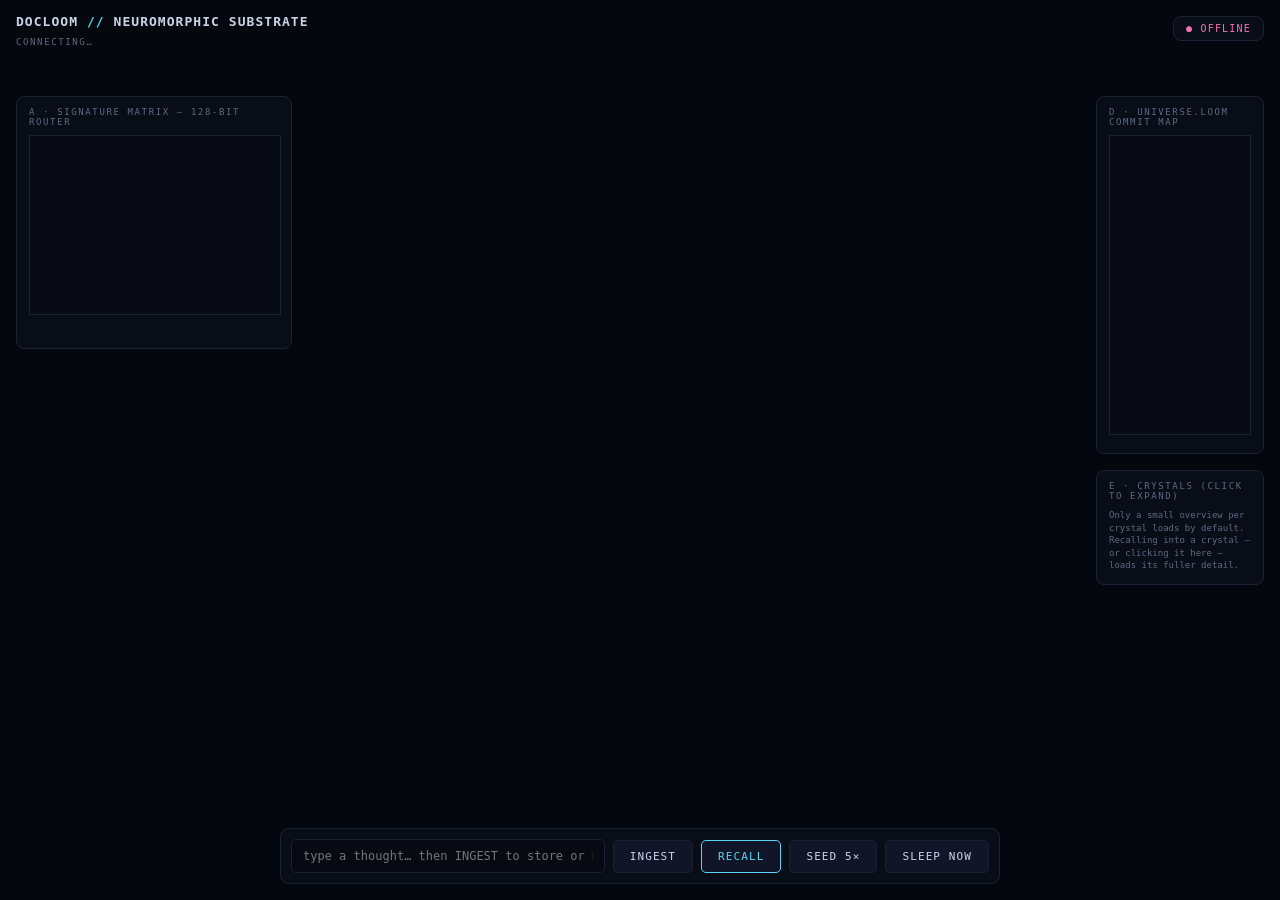
<file: module_loom/test/neuro_viz.html>
<!DOCTYPE html>
<html lang="en">
<head>
<meta charset="utf-8">
<meta name="viewport" content="width=device-width, initial-scale=1">
<title>DocLoom — Neuromorphic Substrate</title>
<style>
  :root {
    --bg: #05070e; --panel: rgba(11,15,26,.88); --border: #1a2236;
    --ink: #c9d4e8; --muted: #5d6b85; --accent: #57d4f4;
    --amber: #f4b857; --green: #4ade80; --magenta: #f471b5;
    --mono: "Cascadia Code", Consolas, "SF Mono", monospace;
  }
  * { box-sizing: border-box; margin: 0; }
  html, body { height: 100%; overflow: hidden; background: var(--bg); color: var(--ink);
               font-family: var(--mono); font-size: 12px; }
  /* <canvas> is a replaced element — inset:0 alone does NOT stretch it to fill
     the viewport (unlike a <div>); it must be told an explicit size. */
  #gl { position: fixed; inset: 0; width: 100vw; height: 100vh; display: block; }

  .hud { position: fixed; z-index: 10; }
  .panel { background: var(--panel); border: 1px solid var(--border); border-radius: 8px;
           backdrop-filter: blur(6px); }
  .label { font-size: 9px; letter-spacing: .18em; text-transform: uppercase; color: var(--muted); }

  #title { top: 14px; left: 16px; }
  #title h1 { font-size: 13px; font-weight: 600; letter-spacing: .08em; color: var(--ink); }
  #title h1 span { color: var(--accent); }
  #stats { margin-top: 6px; color: var(--muted); line-height: 1.7; }
  #stats b { color: var(--ink); font-weight: 600; }

  /* Component A — signature matrix */
  #sigpanel { top: 96px; left: 16px; width: 276px; padding: 10px 12px 12px; }
  #sigpanel .label { margin-bottom: 8px; }
  #siggrid { display: block; width: 252px; height: 180px; image-rendering: pixelated;
             background: #070a12; border: 1px solid var(--border); }
  #sigverdict { margin-top: 7px; height: 14px; font-size: 10px; }
  #sigverdict.assim { color: var(--green); }
  #sigverdict.accom { color: var(--magenta); }

  /* click-to-inspect node panel */
  #nodeinfo { top: 350px; left: 16px; width: 276px; padding: 10px 12px 12px; display: none; }
  #nodeinfo .close { float: right; cursor: pointer; color: var(--muted); }
  #nodeinfo .close:hover { color: var(--ink); }
  #nodeinfo-id { color: var(--accent); font-size: 11px; margin-top: 4px; }
  #nodeinfo-text { color: var(--ink); font-size: 11px; margin-top: 4px; line-height: 1.5; }
  #nodeinfo-meta { color: var(--muted); font-size: 9.5px; margin-top: 6px; }

  /* Component D — universe.loom commit map */
  #commitmap { top: 96px; right: 16px; width: 168px; padding: 10px 12px 12px; }
  #commitmap .label { margin-bottom: 8px; }
  #segbar { position: relative; width: 100%; height: 300px; border: 1px solid var(--border);
            background: #070a12; overflow: hidden; }
  .seg { position: absolute; left: 0; width: 100%; border-top: 1px solid rgba(26,34,54,.8);
         transition: background .4s; }
  .seg .segname { position: absolute; left: 6px; top: 50%; transform: translateY(-50%);
                  font-size: 8.5px; color: var(--muted); white-space: nowrap; pointer-events: none; }
  .seg.flash { background: rgba(244,184,87,.42) !important; }
  #segtotal { margin-top: 6px; color: var(--muted); font-size: 10px; }

  /* Component E — crystal legend (multi-cluster overview) */
  #crystals { top: 470px; right: 16px; width: 168px; padding: 10px 12px 12px; max-height: 26vh; overflow-y: auto; }
  #crystals .label { margin-bottom: 8px; }
  .cryrow { display: flex; align-items: center; gap: 7px; padding: 4px 2px; cursor: pointer;
            border-radius: 4px; font-size: 10.5px; }
  .cryrow:hover { background: rgba(87,212,244,.1); }
  .cryrow.expanded { color: var(--accent); }
  .cryswatch { width: 9px; height: 9px; border-radius: 50%; flex-shrink: 0; box-shadow: 0 0 5px currentColor; }
  .cryname { flex: 1; overflow: hidden; text-overflow: ellipsis; white-space: nowrap; color: var(--ink); }
  .crycount { color: var(--muted); font-size: 9px; }
  #crystals .hint { margin-top: 6px; color: var(--muted); font-size: 9px; line-height: 1.4; }

  /* recall results */
  #results { top: 96px; right: 200px; width: 300px; max-height: 46vh; padding: 10px 12px;
             overflow-y: auto; display: none; }
  #results .label { margin-bottom: 6px; }
  .res { padding: 6px 0; border-top: 1px solid var(--border); line-height: 1.45; }
  .res:first-of-type { border-top: none; }
  .res .rid { color: var(--accent); font-size: 10px; }
  .res .rtxt { color: var(--ink); font-size: 11px; }
  .res .rsc { color: var(--muted); font-size: 9.5px; }

  /* command bar */
  #cmdbar { bottom: 16px; left: 50%; transform: translateX(-50%); display: flex; gap: 8px;
            padding: 10px; align-items: center; width: min(720px, 92vw); }
  #cmdinput { flex: 1; background: #070a12; border: 1px solid var(--border); border-radius: 5px;
              color: var(--ink); font-family: var(--mono); font-size: 12px; padding: 9px 11px;
              outline: none; }
  #cmdinput:focus { border-color: var(--accent); }
  .btn { border: 1px solid var(--border); background: #101627; color: var(--ink);
         font-family: var(--mono); font-size: 11px; letter-spacing: .1em; padding: 9px 16px;
         border-radius: 5px; cursor: pointer; }
  .btn:hover { border-color: var(--accent); color: var(--accent); }
  .btn.primary { border-color: var(--accent); color: var(--accent); }
  .btn:disabled { opacity: .45; cursor: not-allowed; }
  .btn:disabled:hover { border-color: var(--border); color: var(--ink); }

  /* event log */
  #log { bottom: 76px; left: 16px; width: 360px; max-height: 148px; overflow: hidden;
         pointer-events: none; display: flex; flex-direction: column-reverse; gap: 3px; }
  .logline { font-size: 10px; color: var(--muted); opacity: .9; }
  .logline b { color: var(--ink); font-weight: 600; }
  .logline.g b { color: var(--green); } .logline.m b { color: var(--magenta); }
  .logline.c b { color: var(--accent); } .logline.a b { color: var(--amber); }

  #conn { top: 16px; right: 16px; padding: 6px 12px; font-size: 10px; letter-spacing: .12em; }
  #conn.on { color: var(--green); } #conn.off { color: var(--magenta); }
</style>
</head>
<body>
<canvas id="gl"></canvas>

<div class="hud" id="title">
  <h1>DOCLOOM <span>//</span> NEUROMORPHIC SUBSTRATE</h1>
  <div id="stats" class="label">connecting…</div>
</div>

<div class="hud panel" id="sigpanel">
  <div class="label">A · Signature Matrix — 128-bit Router</div>
  <canvas id="siggrid" width="252" height="180"></canvas>
  <div id="sigverdict"></div>
</div>

<div class="hud panel" id="commitmap">
  <div class="label">D · universe.loom Commit Map</div>
  <div id="segbar"></div>
  <div id="segtotal"></div>
</div>

<div class="hud panel" id="crystals">
  <div class="label">E · Crystals (click to expand)</div>
  <div id="crylist"></div>
  <div class="hint">Only a small overview per crystal loads by default. Recalling into a crystal — or clicking it here — loads its fuller detail.</div>
</div>

<div class="hud panel" id="results">
  <div class="label">Recall — Top Assemblies</div>
  <div id="reslist"></div>
</div>

<div class="hud panel" id="nodeinfo">
  <div class="label">Selected Node <span class="close" onclick="hideNodeInfo()">✕</span></div>
  <div id="nodeinfo-id"></div>
  <div id="nodeinfo-text"></div>
  <div id="nodeinfo-meta"></div>
</div>

<div class="hud" id="log"></div>
<div class="hud panel" id="conn" class="off">● OFFLINE</div>

<div class="hud panel" id="cmdbar">
  <input id="cmdinput" placeholder="type a thought… then INGEST to store or RECALL to query the field" autocomplete="off">
  <button class="btn" id="btn-ingest">INGEST</button>
  <button class="btn primary" id="btn-recall">RECALL</button>
  <button class="btn" id="btn-seed" title="Seed ~800 shards across 5 topics to form multiple crystals">SEED 5×</button>
  <button class="btn" id="btn-sleep" title="Force a sleep cycle: consolidate recurring concepts into semantic crystals now">SLEEP NOW</button>
</div>

<script>
"use strict";
/* ================= WebGL2 particle field (no dependencies) ================= */
const canvas = document.getElementById("gl");
const gl = canvas.getContext("webgl2", { antialias: true, alpha: false });

const VS = `#version 300 es
layout(location=0) in vec3 aPos;
layout(location=1) in float aHue;      // Kuramoto phase -> hue
layout(location=2) in float aAct;      // activation 0..1
layout(location=3) in float aSize;     // mass
layout(location=4) in float aPulse;    // wave pulse 0..1
uniform mat4 uProj, uView;
uniform float uDpr;
out float vHue; out float vAct; out float vPulse;
void main() {
  vec4 mv = uView * vec4(aPos, 1.0);
  gl_Position = uProj * mv;
  float base = 4.5 + aSize * 2.2 + aAct * 5.0 + aPulse * 10.0;
  gl_PointSize = clamp(base * (170.0 / max(1.0, -mv.z)), 3.5, 90.0) * uDpr;
  vHue = aHue; vAct = aAct; vPulse = aPulse;
}`;
const FS = `#version 300 es
precision highp float;
in float vHue; in float vAct; in float vPulse;
out vec4 frag;
vec3 hsl2rgb(float h, float s, float l) {
  vec3 rgb = clamp(abs(mod(h*6.0 + vec3(0.0,4.0,2.0), 6.0) - 3.0) - 1.0, 0.0, 1.0);
  return l + s * (rgb - 0.5) * (1.0 - abs(2.0*l - 1.0));
}
void main() {
  vec2 d = gl_PointCoord - 0.5;
  float r = length(d);
  if (r > 0.5) discard;
  float core = smoothstep(0.5, 0.15, r);           // solid core so tiny points don't vanish
  float glow = smoothstep(0.5, 0.0, r);
  float shape = max(core, glow * 0.6);
  float awake = clamp(vAct, 0.0, 1.0);
  // dormant nodes: dim but clearly visible blue-grey (deep sleep, not invisible); awake: phase hue
  vec3 dormant = vec3(0.30, 0.36, 0.50);
  vec3 liveHue = hsl2rgb(vHue, 0.78, 0.46 + 0.24 * awake);
  vec3 col = mix(dormant, liveHue, smoothstep(0.03, 0.30, awake));
  col += vec3(0.35, 0.85, 1.0) * vPulse * 0.9;          // cyan wave flash
  float alpha = shape * (0.55 + 0.45 * max(awake, vPulse));
  frag = vec4(col * shape, alpha);
}`;

function compile(type, src) {
  const s = gl.createShader(type); gl.shaderSource(s, src); gl.compileShader(s);
  if (!gl.getShaderParameter(s, gl.COMPILE_STATUS)) throw gl.getShaderInfoLog(s);
  return s;
}
const prog = gl.createProgram();
gl.attachShader(prog, compile(gl.VERTEX_SHADER, VS));
gl.attachShader(prog, compile(gl.FRAGMENT_SHADER, FS));
gl.linkProgram(prog);
if (!gl.getProgramParameter(prog, gl.LINK_STATUS)) throw gl.getProgramInfoLog(prog);
gl.useProgram(prog);
gl.enable(gl.BLEND);
gl.blendFunc(gl.SRC_ALPHA, gl.ONE);   // additive glow
const uProj = gl.getUniformLocation(prog, "uProj");
const uView = gl.getUniformLocation(prog, "uView");
const uDprLoc = gl.getUniformLocation(prog, "uDpr");

/* ---- matrices ---- */
function perspective(fov, asp, near, far) {
  const f = 1 / Math.tan(fov / 2), nf = 1 / (near - far);
  return new Float32Array([f/asp,0,0,0, 0,f,0,0, 0,0,(far+near)*nf,-1, 0,0,2*far*near*nf,0]);
}
function lookAt(eye) {
  const z = norm3(eye), x = norm3(cross([0,1,0], z)), y = cross(z, x);
  return new Float32Array([
    x[0],y[0],z[0],0, x[1],y[1],z[1],0, x[2],y[2],z[2],0,
    -dot3(x,eye), -dot3(y,eye), -dot3(z,eye), 1]);
}
const cross = (a,b)=>[a[1]*b[2]-a[2]*b[1], a[2]*b[0]-a[0]*b[2], a[0]*b[1]-a[1]*b[0]];
const dot3  = (a,b)=>a[0]*b[0]+a[1]*b[1]+a[2]*b[2];
const norm3 = v=>{const l=Math.hypot(...v)||1; return [v[0]/l,v[1]/l,v[2]/l];};

/* ---- screen-space projection (mirrors the vertex shader, for click picking) ---- */
let lastView = new Float32Array(16), lastProj = new Float32Array(16), lastCssW = 1, lastCssH = 1;
function mulMat4Vec4(m, v) {
  return [
    m[0]*v[0]+m[4]*v[1]+m[8]*v[2]+m[12]*v[3],
    m[1]*v[0]+m[5]*v[1]+m[9]*v[2]+m[13]*v[3],
    m[2]*v[0]+m[6]*v[1]+m[10]*v[2]+m[14]*v[3],
    m[3]*v[0]+m[7]*v[1]+m[11]*v[2]+m[15]*v[3],
  ];
}
function worldToScreen(x, y, z) {
  const mv = mulMat4Vec4(lastView, [x, y, z, 1]);
  const clip = mulMat4Vec4(lastProj, mv);
  if (clip[3] <= 0.0001) return null;   // behind the camera
  const ndcX = clip[0] / clip[3], ndcY = clip[1] / clip[3];
  return [(ndcX * 0.5 + 0.5) * lastCssW, (1 - (ndcY * 0.5 + 0.5)) * lastCssH];
}

/* ---- camera (orbit) + click-to-inspect ---- */
let camTheta = 0.6, camPhi = 1.15, camDist = 70, autoRot = true;
let selectedIdx = -1;
canvas.style.cursor = "grab";
canvas.addEventListener("mousedown", e => {
  autoRot = false;
  canvas.style.cursor = "grabbing";
  const sx = e.clientX, sy = e.clientY, t0 = camTheta, p0 = camPhi;
  let moved = 0;
  const move = ev => {
    camTheta = t0 + (ev.clientX - sx) * 0.006;
    camPhi = Math.min(2.9, Math.max(0.2, p0 + (ev.clientY - sy) * 0.006));
    moved = Math.max(moved, Math.hypot(ev.clientX - sx, ev.clientY - sy));
  };
  const up = ev => {
    window.removeEventListener("mousemove", move); window.removeEventListener("mouseup", up);
    canvas.style.cursor = "grab";
    if (moved < 5) pickNode(ev.clientX, ev.clientY);   // a real click, not a drag
  };
  window.addEventListener("mousemove", move); window.addEventListener("mouseup", up);
});
canvas.addEventListener("wheel", e => { camDist = Math.min(400, Math.max(30, camDist + e.deltaY * 0.12)); });

function pickNode(clientX, clientY) {
  const rect = canvas.getBoundingClientRect();
  const mx = clientX - rect.left, my = clientY - rect.top;
  let best = -1, bestDist = 22;   // 22px pick radius
  for (let i = 0; i < N; i++) {
    const s = worldToScreen(pos[i*3], pos[i*3+1], pos[i*3+2]);
    if (!s) continue;
    const d = Math.hypot(s[0] - mx, s[1] - my);
    if (d < bestDist) { bestDist = d; best = i; }
  }
  selectedIdx = best;
  if (best >= 0) showNodeInfo(nodes[best]); else hideNodeInfo();
}
function showNodeInfo(nd) {
  document.getElementById("nodeinfo-id").textContent = nd.id;
  document.getElementById("nodeinfo-text").textContent = nd.text || "(no text)";
  document.getElementById("nodeinfo-meta").textContent =
    `mass ${Number(nd.mass||0).toFixed(2)} · act ${Number(nd.activation||0).toFixed(2)} · ` +
    `phase ${Number(nd.phase||0).toFixed(2)} · ${nd.crystal||""}`;
  document.getElementById("nodeinfo").style.display = "block";
}
function hideNodeInfo() { selectedIdx = -1; document.getElementById("nodeinfo").style.display = "none"; }

/* ---- node store + GPU buffers ---- */
// Generous enough to hold the default multi-crystal overview plus a few
// expanded crystals (up to EXPAND_MAX_NODES=2000 each) at once without
// silently dropping nodes — the per-frame update loops below stay O(N) with
// simple arithmetic, so this comfortably stays smooth at this scale.
const MAXN = 20000;
const pos = new Float32Array(MAXN*3), hue = new Float32Array(MAXN),
      act = new Float32Array(MAXN),   size = new Float32Array(MAXN),
      pulse = new Float32Array(MAXN);
const targAct = new Float32Array(MAXN), targHue = new Float32Array(MAXN);
let nodes = [], byId = new Map(), N = 0;

const vao = gl.createVertexArray(); gl.bindVertexArray(vao);
function makeBuf(loc, comps, arr) {
  const b = gl.createBuffer(); gl.bindBuffer(gl.ARRAY_BUFFER, b);
  gl.bufferData(gl.ARRAY_BUFFER, arr, gl.DYNAMIC_DRAW);
  gl.enableVertexAttribArray(loc); gl.vertexAttribPointer(loc, comps, gl.FLOAT, false, 0, 0);
  return b;
}
const bPos = makeBuf(0,3,pos), bHue = makeBuf(1,1,hue), bAct = makeBuf(2,1,act),
      bSize = makeBuf(3,1,size), bPulse = makeBuf(4,1,pulse);
function push(buf, arr, n) { gl.bindBuffer(gl.ARRAY_BUFFER, buf);
  gl.bufferSubData(gl.ARRAY_BUFFER, 0, arr, 0, n); }

/* ---- Component E: causal-graph edge rendering ----
   Reuses the SAME bPos position buffer as the point pass (no duplicated
   position data, no per-frame edge-position updates needed) — just an index
   buffer of vertex-index pairs, rebuilt only when the edge set changes. */
const EDGE_VS = `#version 300 es
layout(location=0) in vec3 aPos;
uniform mat4 uProj, uView;
void main() { gl_Position = uProj * uView * vec4(aPos, 1.0); }`;
const EDGE_FS = `#version 300 es
precision highp float;
out vec4 frag;
void main() { frag = vec4(0.30, 0.55, 0.80, 0.30); }`;
const edgeProg = gl.createProgram();
gl.attachShader(edgeProg, compile(gl.VERTEX_SHADER, EDGE_VS));
gl.attachShader(edgeProg, compile(gl.FRAGMENT_SHADER, EDGE_FS));
gl.linkProgram(edgeProg);
if (!gl.getProgramParameter(edgeProg, gl.LINK_STATUS)) throw gl.getProgramInfoLog(edgeProg);
const eUProj = gl.getUniformLocation(edgeProg, "uProj");
const eUView = gl.getUniformLocation(edgeProg, "uView");
const edgeVao = gl.createVertexArray();
gl.bindVertexArray(edgeVao);
gl.bindBuffer(gl.ARRAY_BUFFER, bPos);
gl.enableVertexAttribArray(0);
gl.vertexAttribPointer(0, 3, gl.FLOAT, false, 0, 0);
const edgeIndexBuf = gl.createBuffer();
gl.bindBuffer(gl.ELEMENT_ARRAY_BUFFER, edgeIndexBuf);
gl.bindVertexArray(null);

let edgeList = [];            // [srcId, dstId, weight]
let edgeKeySet = new Set();   // dedupe "src|dst"
let edgeIndexDirty = true;
let edgeIndexCount = 0;
const MAX_EDGES_CLIENT = 4000;

function addEdges(newEdges) {
  if (!newEdges || !newEdges.length) return;
  for (const [s, d, w] of newEdges) {
    if (!s || !d || s === d) continue;
    const key = s + "|" + d;
    if (edgeKeySet.has(key)) continue;
    edgeKeySet.add(key);
    edgeList.push([s, d, w]);
  }
  if (edgeList.length > MAX_EDGES_CLIENT) {
    const drop = edgeList.length - MAX_EDGES_CLIENT;
    for (let i = 0; i < drop; i++) edgeKeySet.delete(edgeList[i][0] + "|" + edgeList[i][1]);
    edgeList = edgeList.slice(drop);
  }
  edgeIndexDirty = true;
}

function rebuildEdgeIndexBuffer() {
  const idx = [];
  for (const [s, d] of edgeList) {
    const si = byId.get(s), di = byId.get(d);
    if (si === undefined || di === undefined) continue;   // endpoint not loaded (yet) — skip, not an error
    idx.push(si, di);
  }
  edgeIndexCount = idx.length;
  gl.bindBuffer(gl.ELEMENT_ARRAY_BUFFER, edgeIndexBuf);
  gl.bufferData(gl.ELEMENT_ARRAY_BUFFER, new Uint32Array(idx.length ? idx : [0, 0]), gl.DYNAMIC_DRAW);
  edgeIndexDirty = false;
}

/* ---- Sleep cycle: semantic crystals shimmer permanently, superseded nodes
   are treated as a low activation floor rather than a new GPU attribute ---- */
let superseededIds = new Set();
function markSuperseded(sid) {
  superseededIds.add(sid);
  const i = byId.get(sid);
  if (i !== undefined) targAct[i] = Math.min(targAct[i], 0.08);
}

function addNode(nd, bright) {
  let i = byId.has(nd.id) ? byId.get(nd.id) : (N < MAXN ? N++ : -1);
  if (i < 0) return;
  byId.set(nd.id, i); nodes[i] = nd;
  pos[i*3] = nd.pos[0]; pos[i*3+1] = nd.pos[1]; pos[i*3+2] = nd.pos[2];
  size[i] = Math.min(3.0, 0.5 + Math.log(1 + (nd.mass||1)) * 0.5);
  targHue[i] = phase2hue(nd.phase||0); hue[i] = targHue[i];
  targAct[i] = nd.activation||0; act[i] = bright ? 1.0 : targAct[i];
  pulse[i] = bright ? 1.0 : 0.0;
  if (nd.superseded_by || superseededIds.has(nd.id)) markSuperseded(nd.id);
  edgeIndexDirty = true;  // a newly-known id may resolve previously-unresolvable edges
}
const phase2hue = p => ((p % (2*Math.PI)) + 2*Math.PI) % (2*Math.PI) / (2*Math.PI);

/* ---- wave state (Component B) ---- */
let wave = null; // {origin:[x,y,z], r, gains:Map}
function startWave(origin, gains, topIds) {
  wave = { origin, r: 0, gains, top: new Set(topIds) };
}

/* ---- render loop ---- */
let lastT = performance.now();
function frame(t) {
  const dt = Math.min(0.05, (t - lastT) / 1000); lastT = t;
  if (autoRot) camTheta += dt * 0.05;

  // Component C: activation/phase easing + gravitational drift + deep-sleep fade
  let cx=0, cy=0, cz=0, cw=0;
  for (let i=0;i<N;i++){ const w=act[i]; cx+=pos[i*3]*w; cy+=pos[i*3+1]*w; cz+=pos[i*3+2]*w; cw+=w; }
  if (cw > 0.01) { cx/=cw; cy/=cw; cz/=cw; }
  for (let i=0;i<N;i++) {
    act[i] += (targAct[i] - act[i]) * Math.min(1, dt*2.5);
    let dh = targHue[i] - hue[i];
    if (dh > .5) dh -= 1; if (dh < -.5) dh += 1;
    hue[i] = (hue[i] + dh * Math.min(1, dt*2.0) + 1) % 1;
    if (cw > 0.01 && act[i] > 0.15) {           // gravity creep toward active center of mass
      const g = dt * 0.16 * act[i];
      pos[i*3]   += (cx - pos[i*3])   * g;
      pos[i*3+1] += (cy - pos[i*3+1]) * g;
      pos[i*3+2] += (cz - pos[i*3+2]) * g;
    }
    pulse[i] = Math.max(0, pulse[i] - dt*1.4);
    if (nodes[i]?.semantic_crystal) pulse[i] = Math.max(pulse[i], 0.3 + 0.15 * Math.sin(t * 0.002 + i));
  }
  if (selectedIdx >= 0 && selectedIdx < N) pulse[selectedIdx] = Math.max(pulse[selectedIdx], 0.5);

  // Component B: expanding wavefront
  if (wave) {
    wave.r += dt * 95;
    const thick = 11;
    for (let i=0;i<N;i++) {
      const dx=pos[i*3]-wave.origin[0], dy=pos[i*3+1]-wave.origin[1], dz=pos[i*3+2]-wave.origin[2];
      const d = Math.hypot(dx,dy,dz);
      if (Math.abs(d - wave.r) < thick) {
        const g = wave.gains.get(nodes[i]?.id) ?? 0.15;
        pulse[i] = Math.max(pulse[i], Math.min(1, 0.25 + g) * (wave.top.has(nodes[i]?.id) ? 1.0 : 0.6));
      }
    }
    if (wave.r > 260) wave = null;
  }

  push(bPos,pos,N*3); push(bHue,hue,N); push(bAct,act,N); push(bSize,size,N); push(bPulse,pulse,N);

  // Render at the true device pixel ratio (capped) so the field is crisp,
  // not upscaled-blurry, on HiDPI/scaled displays.
  const dpr = Math.min(2, window.devicePixelRatio || 1);
  const cssW = canvas.clientWidth, cssH = canvas.clientHeight;
  const bufW = Math.max(1, Math.round(cssW * dpr)), bufH = Math.max(1, Math.round(cssH * dpr));
  if (canvas.width !== bufW || canvas.height !== bufH) { canvas.width = bufW; canvas.height = bufH; }
  gl.viewport(0,0,bufW,bufH);
  gl.clearColor(0.02,0.027,0.055,1); gl.clear(gl.COLOR_BUFFER_BIT);
  const eye = [ camDist*Math.sin(camPhi)*Math.cos(camTheta),
                camDist*Math.cos(camPhi),
                camDist*Math.sin(camPhi)*Math.sin(camTheta) ];
  const proj = perspective(0.9, bufW/bufH, 0.1, 2000);
  const view = lookAt(eye);
  if (edgeIndexDirty) rebuildEdgeIndexBuffer();
  if (edgeIndexCount > 0) {
    gl.useProgram(edgeProg);
    gl.uniformMatrix4fv(eUProj, false, proj);
    gl.uniformMatrix4fv(eUView, false, view);
    gl.bindVertexArray(edgeVao);
    gl.drawElements(gl.LINES, edgeIndexCount, gl.UNSIGNED_INT, 0);
  }

  gl.useProgram(prog);
  gl.uniformMatrix4fv(uProj, false, proj);
  gl.uniformMatrix4fv(uView, false, view);
  gl.uniform1f(uDprLoc, dpr);
  gl.bindVertexArray(vao);
  gl.drawArrays(gl.POINTS, 0, N);
  lastView = view; lastProj = proj; lastCssW = cssW; lastCssH = cssH;   // for click picking
  requestAnimationFrame(frame);
}
requestAnimationFrame(frame);

/* ================= Component A — signature matrix ================= */
const sigCanvas = document.getElementById("siggrid"), sctx = sigCanvas.getContext("2d");
const sigRows = [];   // {bits:[128], color}
function drawSigGrid(flashAll) {
  const W = sigCanvas.width, H = sigCanvas.height, rows = Math.min(sigRows.length, 30);
  sctx.fillStyle = "#070a12"; sctx.fillRect(0,0,W,H);
  const rh = H / 30, bw = W / 128;
  for (let r=0;r<rows;r++) {
    const row = sigRows[sigRows.length-1-r];
    for (let b=0;b<128;b++) if (row.bits[b]) {
      sctx.fillStyle = flashAll ? "#8ecbff" : row.color;
      sctx.fillRect(b*bw, r*rh+0.5, Math.max(1,bw-0.4), rh-1);
    }
  }
}
function sigEvent(bits, assimilated) {
  drawSigGrid(true);                        // parallel Hamming sweep flash
  setTimeout(() => {
    sigRows.push({ bits, color: assimilated ? "rgba(74,222,128,.85)" : "rgba(244,113,181,.85)" });
    if (sigRows.length > 64) sigRows.shift();
    drawSigGrid(false);
    const v = document.getElementById("sigverdict");
    v.className = assimilated ? "assim" : "accom";
    v.textContent = assimilated ? "≤32-bit match → ASSIMILATION (joined cluster)"
                                : ">32-bit distance → ACCOMMODATION (new leader spawned)";
  }, 140);
}

/* ================= Component D — commit map ================= */
const segbar = document.getElementById("segbar");
function drawCommitMap(uni) {
  if (!uni || !uni.segments) return;
  const entries = Object.entries(uni.segments);
  entries.push(["journal ⇣", uni.journal_bytes || 0]);
  const weights = entries.map(([,v]) => Math.log2(2 + v));
  const total = weights.reduce((a,b)=>a+b,0) || 1;
  segbar.innerHTML = "";
  let y = 0;
  const H = segbar.clientHeight, hues = ["#14324a","#1b2b45","#22304e","#1a3a3f","#2a2b4f","#173447"];
  entries.forEach(([name, bytes], i) => {
    const h = Math.max(9, weights[i] / total * H);
    const div = document.createElement("div");
    div.className = "seg"; div.style.top = y+"px"; div.style.height = h+"px";
    div.style.background = name.startsWith("journal") ? "rgba(244,184,87,.16)" : hues[i % hues.length];
    div.innerHTML = `<span class="segname">${name} · ${fmtBytes(bytes)}</span>`;
    div.title = `${name}: ${bytes} bytes`;
    segbar.appendChild(div);
    y += h;
  });
  document.getElementById("segtotal").textContent =
    `total ${fmtBytes(uni.total_bytes||0)} · gen ${uni.generation ?? "?"} · 1 file`;
}
function flashCommit() {
  segbar.querySelectorAll(".seg").forEach(s => { s.classList.add("flash");
    setTimeout(()=>s.classList.remove("flash"), 420); });
}
const fmtBytes = b => b > 1048576 ? (b/1048576).toFixed(1)+" MB" : b > 1024 ? (b/1024).toFixed(1)+" KB" : b+" B";

/* ================= HUD helpers ================= */
function logLine(cls, html) {
  const el = document.createElement("div");
  el.className = "logline " + cls; el.innerHTML = html;
  const log = document.getElementById("log");
  log.prepend(el);
  while (log.children.length > 9) log.lastChild.remove();
}
function setStats(d) {
  document.getElementById("stats").innerHTML =
    `dim <b>${d.dimension}</b> · seed <b>${d.seed}</b> · nodes <b>${N}</b> · ` +
    `awake <b id="awake">${d.ledger_size ?? 0}</b> · crystals <b>${(d.crystals||[]).length || "?"}</b>` +
    (d.cognitive_entropy != null ? ` · entropy <b>${Number(d.cognitive_entropy).toFixed(2)}</b>` : "") +
    (d.cognitive_coherence != null ? ` · coherence <b>${Number(d.cognitive_coherence).toFixed(2)}</b>` : "") +
    (d.tombstone_count != null ? ` · forgotten <b>${d.tombstone_count}</b>` : "");
}

/* ================= Component E — crystal legend (multi-cluster overview) ================= */
let lastCrystalsInfo = [];
let expandedClientSet = new Set();
function renderCrystalLegend(crystals) {
  lastCrystalsInfo = crystals || lastCrystalsInfo;
  const list = document.getElementById("crylist");
  list.innerHTML = lastCrystalsInfo.map(c => {
    const h = Math.round((c.hue ?? 0) * 360);
    const cls = expandedClientSet.has(c.name) ? "cryrow expanded" : "cryrow";
    const cohesionTitle = c.cohesion != null ? `cohesion ${c.cohesion} (mechanism 1: splits below CRYSTAL_COHESION_MIN)` : "click to load full detail";
    return `<div class="${cls}" data-crystal="${c.name}" title="${cohesionTitle}">` +
      `<span class="cryswatch" style="background:hsl(${h},75%,55%);color:hsl(${h},75%,55%)"></span>` +
      `<span class="cryname">${c.name}</span><span class="crycount">${c.num_shards}` +
      (c.cohesion != null ? ` <i style="color:var(--muted);font-style:normal;">(${c.cohesion})</i>` : "") +
      `</span></div>`;
  }).join("") || `<div style="color:var(--muted);font-size:10px;">no crystals yet</div>`;
  list.querySelectorAll(".cryrow").forEach(row => {
    row.addEventListener("click", () => {
      if (!ready) return;
      ws.send(JSON.stringify({ type: "expand_crystal", crystal: row.dataset.crystal }));
    });
  });
}

function applyFullSnapshot(m) {
  // Shared by "init" (fresh connect/refresh) and "bulk_done" (feeder finished)
  // — both replace the whole visible world in one shot, not incrementally.
  N = 0; byId.clear(); nodes = [];
  edgeList = []; edgeKeySet = new Set(); edgeIndexDirty = true;
  (m.nodes || []).forEach(nd => addNode(nd, false));
  addEdges(m.edges);
  renderCrystalLegend(m.crystals);
  setStats(m);
  drawCommitMap(m.universe);
}

/* ---- ingest_event coalescing: buffer rapid-fire ingests and flush the
   heavy DOM/GPU work (commit map, signature flash) at most every ~80ms
   instead of once per shard — this is what prevents "blockage" under any
   fast-repeated ingest traffic, feeder or otherwise. ---- */
let ingestQueue = [];
setInterval(() => {
  if (!ingestQueue.length) return;
  const batch = ingestQueue; ingestQueue = [];
  for (const m of batch) { addNode(m.node, true); addEdges(m.edges); }
  const last = batch[batch.length - 1];
  sigEvent(last.signature, last.assimilated);
  drawCommitMap(last.universe); flashCommit();
  document.getElementById("awake") && (document.getElementById("awake").textContent = last.ledger_size);
  if (batch.length === 1) {
    logLine(last.assimilated ? "g" : "m",
      `<b>${last.assimilated ? "ASSIMILATED" : "NEW CLUSTER"}</b> ${last.node.id} → ${last.node.crystal}` +
      (last.division.length ? ` · <b>DIVISION</b> ${last.division.join(",")}` : ""));
  } else {
    logLine("a", `<b>INGESTED</b> ${batch.length} shards (batched)`);
  }
}, 80);

/* ================= WebSocket ================= */
let ws, ready = false;
function connect() {
  ws = new WebSocket((location.protocol === "https:" ? "wss://" : "ws://") + location.host + "/loom/neuro/ws");
  ws.onopen = () => { ready = true;
    const c = document.getElementById("conn"); c.textContent = "● LIVE"; c.className = "hud panel on"; };
  ws.onclose = () => { ready = false;
    const c = document.getElementById("conn"); c.textContent = "● OFFLINE"; c.className = "hud panel off";
    setTimeout(connect, 2000); };
  ws.onmessage = ev => {
    const m = JSON.parse(ev.data);
    if (m.type === "init") {
      applyFullSnapshot(m);
      logLine("c", `<b>SUBSTRATE ONLINE</b> — ${m.nodes.length} shards visible across ${lastCrystalsInfo.length} crystal(s)`);
    }
    else if (m.type === "ingest_event") {
      ingestQueue.push(m);   // coalesced on the 80ms flush timer above
    }
    else if (m.type === "recall_event") {
      const gains = new Map(Object.entries(m.wave||{}));
      startWave(m.query_pos, gains, (m.top||[]).map(r=>r.shard_id));
      for (const [sid, ph] of Object.entries(m.phases||{})) {
        const i = byId.get(sid); if (i !== undefined) targHue[i] = phase2hue(ph);
      }
      for (const [sid, a] of Object.entries(m.activations||{})) {
        const i = byId.get(sid); if (i !== undefined) targAct[i] = a;
      }
      addEdges(m.edges);
      const list = document.getElementById("reslist");
      list.innerHTML = (m.top||[]).map(r =>
        `<div class="res"><div class="rid">${r.shard_id}</div>` +
        `<div class="rtxt">${(r.text||"").slice(0,110)}</div>` +
        `<div class="rsc">score ${Number(r.score).toFixed(2)} · act ${Number(r.activation).toFixed(2)} · hits ${r.hits}</div></div>`).join("");
      document.getElementById("results").style.display = "block";
      drawCommitMap(m.universe); flashCommit();
      const hopNote = m.hop_triggered ? ` · <b>HOP</b> triggered (adequacy ${Number(m.adequacy_score).toFixed(2)})` : ` · adequacy ${Number(m.adequacy_score ?? 1).toFixed(2)}`;
      logLine("c", `<b>WAVE</b> propagated · ${gains.size} nodes excited · top: ${m.top?.[0]?.shard_id ?? "—"}${hopNote}`);
    }
    else if (m.type === "decay_event") {
      for (let i=0;i<N;i++) targAct[i] = 0;
      for (const [sid, a] of Object.entries(m.activations||{})) {
        const i = byId.get(sid); if (i !== undefined) targAct[i] = a;
      }
      document.getElementById("awake") && (document.getElementById("awake").textContent = m.ledger_size);
    }
    else if (m.type === "expand_event") {
      (m.nodes||[]).forEach(nd => addNode(nd, false));
      addEdges(m.edges);
      expandedClientSet.add(m.crystal);
      renderCrystalLegend();
      logLine("c", `<b>EXPANDED</b> ${m.crystal} — ${(m.nodes||[]).length} nodes loaded`);
    }
    else if (m.type === "bulk_progress") {
      logLine("a", `<b>SEEDING</b> ${m.done}/${m.total} shards · ${m.crystals} crystal(s) so far`);
    }
    else if (m.type === "sleep_event") {
      const groups = m.consolidated || [];
      if (!groups.length) {
        logLine("c", "<b>SLEEP</b> — nothing recurring enough to consolidate yet");
      }
      for (const g of groups) {
        if (g.node) { addNode(g.node, true); addEdges((g.source_shard_ids||[]).map(sid => [sid, g.new_shard, 1.0])); }
        (g.source_shard_ids || []).forEach(markSuperseded);
        const faithNote = g.faithfulness != null ? ` · faithfulness ${Number(g.faithfulness).toFixed(2)}` : "";
        logLine("c", `<b>SLEEP</b> consolidated ${(g.source_shard_ids||[]).length} shards under "${g.concept}" &rarr; ${g.new_shard}${faithNote}`);
      }
    }
    else if (m.type === "forget_event") {
      for (const t of (m.forgotten || [])) {
        logLine("m", `<b>FORGOTTEN</b> ${t.shard_id} (${t.reason})` +
          (t.superseded_by ? ` &rarr; ${t.superseded_by}` : "") +
          ` — "${(t.gist||"").slice(0,80)}"`);
      }
      document.getElementById("awake") && (document.getElementById("awake").textContent = m.ledger_size);
    }
    else if (m.type === "bulk_done") {
      expandedClientSet.clear();
      applyFullSnapshot(m);
      const btn = document.getElementById("btn-seed");
      btn.disabled = false; btn.textContent = "SEED 5×";
      logLine("c", `<b>SEED COMPLETE</b> — ${lastCrystalsInfo.length} crystals, ${m.nodes.length} shards visible`);
    }
  };
}
connect();
setInterval(() => { if (ready) ws.send(JSON.stringify({type:"decay_tick"})); }, 5000);

/* ---- commands ---- */
const input = document.getElementById("cmdinput");
function send(type) {
  const text = input.value.trim();
  if (!text || !ready) return;
  ws.send(JSON.stringify({ type, text }));
  if (type === "ingest") input.value = "";
  logLine("a", `<b>${type.toUpperCase()}</b> "${text.slice(0,48)}"`);
}
document.getElementById("btn-ingest").onclick = () => send("ingest");
document.getElementById("btn-recall").onclick = () => send("recall");
input.addEventListener("keydown", e => { if (e.key === "Enter") send(e.shiftKey ? "ingest" : "recall"); });

document.getElementById("btn-seed").onclick = () => {
  if (!ready) return;
  const btn = document.getElementById("btn-seed");
  btn.disabled = true; btn.textContent = "SEEDING…";
  logLine("a", "<b>SEED</b> requesting ~800 shards across 5 topics to form multiple crystals…");
  ws.send(JSON.stringify({ type: "bulk_ingest" }));
};

document.getElementById("btn-sleep").onclick = () => {
  if (!ready) return;
  logLine("a", "<b>SLEEP</b> forcing a consolidation pass…");
  ws.send(JSON.stringify({ type: "sleep_now" }));
};
</script>
</body>
</html>
</file>
<file: docs/css/master_style.css>
/* =====================================================================
   DocLoom Master Architecture & Cognitive Physics — Core Design System
   ===================================================================== */
:root {
  --bg-dark: #04070d;
  --bg-surface: #0a0f1d;
  --bg-card: rgba(13, 20, 36, 0.78);
  --bg-card-hover: rgba(19, 29, 52, 0.9);
  --border-card: rgba(255, 255, 255, 0.08);
  --border-glow: rgba(6, 182, 212, 0.4);
  
  --primary: #06b6d4;
  --primary-light: #67e8f9;
  --primary-glow: rgba(6, 182, 212, 0.25);
  
  --secondary: #8b5cf6;
  --secondary-light: #c4b5fd;
  --secondary-glow: rgba(139, 92, 246, 0.25);
  
  --emerald: #10b981;
  --emerald-glow: rgba(16, 185, 129, 0.25);
  --amber: #f59e0b;
  --rose: #f43f5e;
  --rose-glow: rgba(244, 63, 94, 0.25);
  
  --text-main: #f8fafc;
  --text-muted: #94a3b8;
  --text-dim: #64748b;
  --code-bg: #03060a;
}

* { box-sizing: border-box; margin: 0; padding: 0; }

body {
  background-color: var(--bg-dark);
  color: var(--text-main);
  font-family: 'Inter', -apple-system, BlinkMacSystemFont, sans-serif;
  line-height: 1.65;
  overflow-x: hidden;
  background-image: 
    radial-gradient(circle at 15% 15%, rgba(6, 182, 212, 0.09) 0%, transparent 45%),
    radial-gradient(circle at 85% 85%, rgba(139, 92, 246, 0.09) 0%, transparent 45%),
    radial-gradient(circle at 50% 50%, rgba(16, 185, 129, 0.04) 0%, transparent 60%),
    linear-gradient(rgba(255, 255, 255, 0.015) 1px, transparent 1px),
    linear-gradient(90deg, rgba(255, 255, 255, 0.015) 1px, transparent 1px);
  background-size: 100% 100%, 100% 100%, 100% 100%, 40px 40px, 40px 40px;
}

::-webkit-scrollbar { width: 8px; height: 8px; }
::-webkit-scrollbar-track { background: var(--bg-dark); }
::-webkit-scrollbar-thumb { background: #1e293b; border-radius: 4px; }
::-webkit-scrollbar-thumb:hover { background: #334155; }

.container { max-width: 1480px; margin: 0 auto; padding: 0 36px; }

/* Header & Hero */
header {
  padding: 60px 0 36px;
  border-bottom: 1px solid var(--border-card);
  position: relative;
}

.badge-pill {
  display: inline-flex;
  align-items: center;
  gap: 8px;
  padding: 6px 16px;
  background: rgba(6, 182, 212, 0.1);
  border: 1px solid rgba(6, 182, 212, 0.35);
  border-radius: 9999px;
  font-size: 13px;
  font-weight: 600;
  color: var(--primary);
  text-transform: uppercase;
  letter-spacing: 0.06em;
  margin-bottom: 20px;
}

.pulse-dot {
  width: 8px; height: 8px;
  background: var(--primary);
  border-radius: 50%;
  box-shadow: 0 0 12px var(--primary);
  animation: pulse 2s infinite;
}

@keyframes pulse {
  0%, 100% { opacity: 1; transform: scale(1); }
  50% { opacity: 0.3; transform: scale(1.4); }
}

h1 {
  font-family: 'Outfit', sans-serif;
  font-size: 46px;
  font-weight: 900;
  letter-spacing: -0.03em;
  line-height: 1.15;
  background: linear-gradient(135deg, #ffffff 30%, #94a3b8 100%);
  -webkit-background-clip: text;
  -webkit-text-fill-color: transparent;
  margin-bottom: 16px;
}

.hero-lead {
  font-size: 18px;
  color: var(--text-muted);
  max-width: 1040px;
  line-height: 1.7;
}

/* Stat Cards */
.stats-bar {
  display: grid;
  grid-template-columns: repeat(auto-fit, minmax(220px, 1fr));
  gap: 16px;
  margin-top: 36px;
}

.stat-card {
  background: var(--bg-card);
  backdrop-filter: blur(16px);
  border: 1px solid var(--border-card);
  border-radius: 14px;
  padding: 20px;
  transition: all 0.25s ease;
}

.stat-card:hover {
  border-color: var(--primary);
  transform: translateY(-2px);
  box-shadow: 0 8px 24px var(--primary-glow);
}

.stat-val {
  font-family: 'Outfit', sans-serif;
  font-size: 32px;
  font-weight: 800;
  color: #fff;
}

.stat-unit { font-size: 14px; color: var(--primary); font-weight: 600; margin-left: 4px; }
.stat-label { font-size: 12px; color: var(--text-muted); text-transform: uppercase; letter-spacing: 0.05em; margin-top: 4px; }

/* Navigation Tabs */
.nav-tabs {
  display: flex;
  gap: 10px;
  border-bottom: 1px solid var(--border-card);
  margin: 40px 0 32px;
  overflow-x: auto;
  padding-bottom: 2px;
}

.nav-tab-btn {
  background: transparent;
  border: none;
  color: var(--text-muted);
  font-family: 'Outfit', sans-serif;
  font-size: 15px;
  font-weight: 600;
  padding: 12px 20px;
  border-radius: 10px 10px 0 0;
  cursor: pointer;
  transition: all 0.2s ease;
  display: flex;
  align-items: center;
  gap: 8px;
  white-space: nowrap;
}

.nav-tab-btn:hover {
  color: var(--text-main);
  background: rgba(255, 255, 255, 0.04);
}

.nav-tab-btn.active {
  color: var(--primary);
  border-bottom: 2px solid var(--primary);
  background: rgba(6, 182, 212, 0.08);
}

.tab-panel { display: none; }
.tab-panel.active { display: block; animation: fadeIn 0.3s ease; }

@keyframes fadeIn {
  from { opacity: 0; transform: translateY(6px); }
  to { opacity: 1; transform: translateY(0); }
}

/* Section Titles */
.section-title {
  font-family: 'Outfit', sans-serif;
  font-size: 26px;
  font-weight: 800;
  color: #fff;
  margin-bottom: 12px;
  display: flex;
  align-items: center;
  gap: 12px;
}

.section-desc {
  font-size: 15px;
  color: var(--text-muted);
  max-width: 1050px;
  margin-bottom: 28px;
  line-height: 1.7;
}

/* Canvas Containers & HUD */
.canvas-container {
  background: var(--bg-surface);
  border: 1px solid var(--border-card);
  border-radius: 16px;
  overflow: hidden;
  margin-bottom: 32px;
  box-shadow: 0 10px 30px rgba(0, 0, 0, 0.4);
  transform: translateZ(0);
  will-change: transform;
  contain: layout paint;
}

.canvas-header {
  padding: 14px 22px;
  background: rgba(255, 255, 255, 0.02);
  border-bottom: 1px solid var(--border-card);
  display: flex;
  justify-content: space-between;
  align-items: center;
  flex-wrap: wrap;
  gap: 12px;
}

.canvas-title {
  font-family: 'Outfit', sans-serif;
  font-size: 15px;
  font-weight: 700;
  color: #fff;
  display: flex;
  align-items: center;
  gap: 10px;
}

.canvas-controls {
  display: flex;
  align-items: center;
  gap: 14px;
}

.btn-ctrl {
  background: rgba(6, 182, 212, 0.12);
  border: 1px solid rgba(6, 182, 212, 0.35);
  color: var(--primary-light);
  font-family: 'Outfit', sans-serif;
  font-size: 12px;
  font-weight: 700;
  padding: 6px 14px;
  border-radius: 6px;
  cursor: pointer;
  transition: all 0.2s;
  display: inline-flex;
  align-items: center;
  gap: 6px;
}

.btn-ctrl:hover {
  background: var(--primary);
  color: #000;
  box-shadow: 0 0 14px var(--primary-glow);
}

canvas { display: block; width: 100%; }

/* Math & Physics Cards */
.math-card {
  background: var(--bg-card);
  border: 1px solid var(--border-card);
  border-radius: 14px;
  padding: 24px;
  margin-bottom: 24px;
  position: relative;
  transition: all 0.25s;
}

.math-card:hover {
  border-color: rgba(6, 182, 212, 0.35);
  box-shadow: 0 6px 20px rgba(0, 0, 0, 0.3);
}

.math-header {
  display: flex;
  justify-content: space-between;
  align-items: center;
  margin-bottom: 14px;
}

.math-title {
  font-family: 'Outfit', sans-serif;
  font-size: 18px;
  font-weight: 800;
  color: #fff;
  display: flex;
  align-items: center;
  gap: 10px;
}

.math-badge {
  font-size: 11px;
  font-weight: 700;
  padding: 3px 10px;
  border-radius: 9999px;
  text-transform: uppercase;
  letter-spacing: 0.05em;
}

.badge-cyan { background: rgba(6, 182, 212, 0.15); color: var(--primary); border: 1px solid rgba(6, 182, 212, 0.3); }
.badge-purple { background: rgba(139, 92, 246, 0.15); color: var(--secondary-light); border: 1px solid rgba(139, 92, 246, 0.3); }
.badge-green { background: rgba(16, 185, 129, 0.15); color: var(--emerald); border: 1px solid rgba(16, 185, 129, 0.3); }

.formula-display {
  background: var(--code-bg);
  border: 1px solid rgba(255, 255, 255, 0.05);
  border-left: 3px solid var(--primary);
  border-radius: 8px;
  padding: 16px 20px;
  margin: 14px 0;
  font-family: 'JetBrains Mono', monospace;
  font-size: 16px;
  color: #38bdf8;
  overflow-x: auto;
}

.math-body {
  font-size: 14px;
  color: var(--text-muted);
  line-height: 1.75;
}

.math-body strong { color: var(--text-main); }

.derivation-box {
  background: rgba(0, 0, 0, 0.3);
  border-radius: 8px;
  padding: 14px 18px;
  margin-top: 12px;
  font-size: 13px;
  border: 1px dashed rgba(255, 255, 255, 0.1);
  color: #cbd5e1;
}

/* Neural Network Grid */
.nn-grid {
  display: grid;
  grid-template-columns: repeat(auto-fit, minmax(320px, 1fr));
  gap: 20px;
  margin-bottom: 32px;
}

.nn-block {
  background: var(--bg-card);
  border: 1px solid var(--border-card);
  border-radius: 14px;
  padding: 22px;
  transition: all 0.25s;
}

.nn-block:hover {
  border-color: var(--primary);
  transform: translateY(-2px);
  box-shadow: 0 6px 20px var(--primary-glow);
}

.nn-block-title {
  font-family: 'Outfit', sans-serif;
  font-size: 16px;
  font-weight: 700;
  color: #fff;
  margin-bottom: 8px;
  display: flex;
  justify-content: space-between;
  align-items: center;
}

/* File Explorer */
.file-filter-bar {
  display: flex;
  gap: 12px;
  align-items: center;
  flex-wrap: wrap;
  margin-bottom: 20px;
}

.filter-input {
  background: var(--bg-surface);
  border: 1px solid var(--border-card);
  border-radius: 8px;
  color: #fff;
  font-family: 'JetBrains Mono', monospace;
  font-size: 13px;
  padding: 10px 16px;
  min-width: 320px;
  outline: none;
  transition: border-color 0.2s;
}

.filter-input:focus { border-color: var(--primary); }

.filter-pill {
  background: rgba(255, 255, 255, 0.04);
  border: 1px solid var(--border-card);
  color: var(--text-muted);
  font-size: 12px;
  font-weight: 600;
  padding: 6px 14px;
  border-radius: 9999px;
  cursor: pointer;
  transition: all 0.2s;
}

.filter-pill:hover, .filter-pill.active {
  background: rgba(6, 182, 212, 0.15);
  color: var(--primary);
  border-color: rgba(6, 182, 212, 0.4);
}

.file-tree {
  display: flex;
  flex-direction: column;
  gap: 12px;
  margin-bottom: 40px;
}

.file-item {
  background: var(--bg-card);
  border: 1px solid var(--border-card);
  border-radius: 12px;
  overflow: hidden;
  transition: all 0.2s;
}

.file-item.open {
  border-color: rgba(6, 182, 212, 0.4);
}

.file-header {
  padding: 14px 20px;
  cursor: pointer;
  display: flex;
  justify-content: space-between;
  align-items: center;
  user-select: none;
  transition: background 0.2s;
}

.file-header:hover {
  background: rgba(255, 255, 255, 0.02);
}

.file-name {
  font-family: 'JetBrains Mono', monospace;
  font-size: 14px;
  font-weight: 600;
  color: #fff;
  display: flex;
  align-items: center;
  gap: 10px;
}

.file-summary {
  font-size: 12px;
  color: var(--text-muted);
  display: flex;
  align-items: center;
  gap: 8px;
}

.file-badge {
  font-size: 11px;
  padding: 2px 8px;
  border-radius: 4px;
  font-weight: 600;
}

.file-body {
  display: none;
  padding: 16px 20px 20px;
  border-top: 1px solid rgba(255, 255, 255, 0.04);
  font-size: 13.5px;
  color: var(--text-muted);
  line-height: 1.7;
}

.file-item.open .file-body { display: block; }

/* Interactive HUD Modal */
.hud-modal {
  position: fixed;
  bottom: 24px;
  right: 24px;
  width: 380px;
  background: rgba(10, 15, 29, 0.95);
  backdrop-filter: blur(20px);
  border: 1px solid var(--primary);
  border-radius: 14px;
  padding: 20px;
  box-shadow: 0 12px 40px rgba(0, 0, 0, 0.6);
  z-index: 1000;
  display: none;
  animation: slideUp 0.25s ease;
}

@keyframes slideUp {
  from { opacity: 0; transform: translateY(12px); }
  to { opacity: 1; transform: translateY(0); }
}

.hud-close {
  position: absolute;
  top: 12px; right: 12px;
  background: transparent;
  border: none;
  color: var(--text-dim);
  font-size: 16px;
  cursor: pointer;
}
.hud-close:hover { color: #fff; }

/* Footer */
footer {
  border-top: 1px solid var(--border-card);
  padding: 36px 0;
  text-align: center;
  font-size: 13px;
  color: var(--text-dim);
}
</file>
